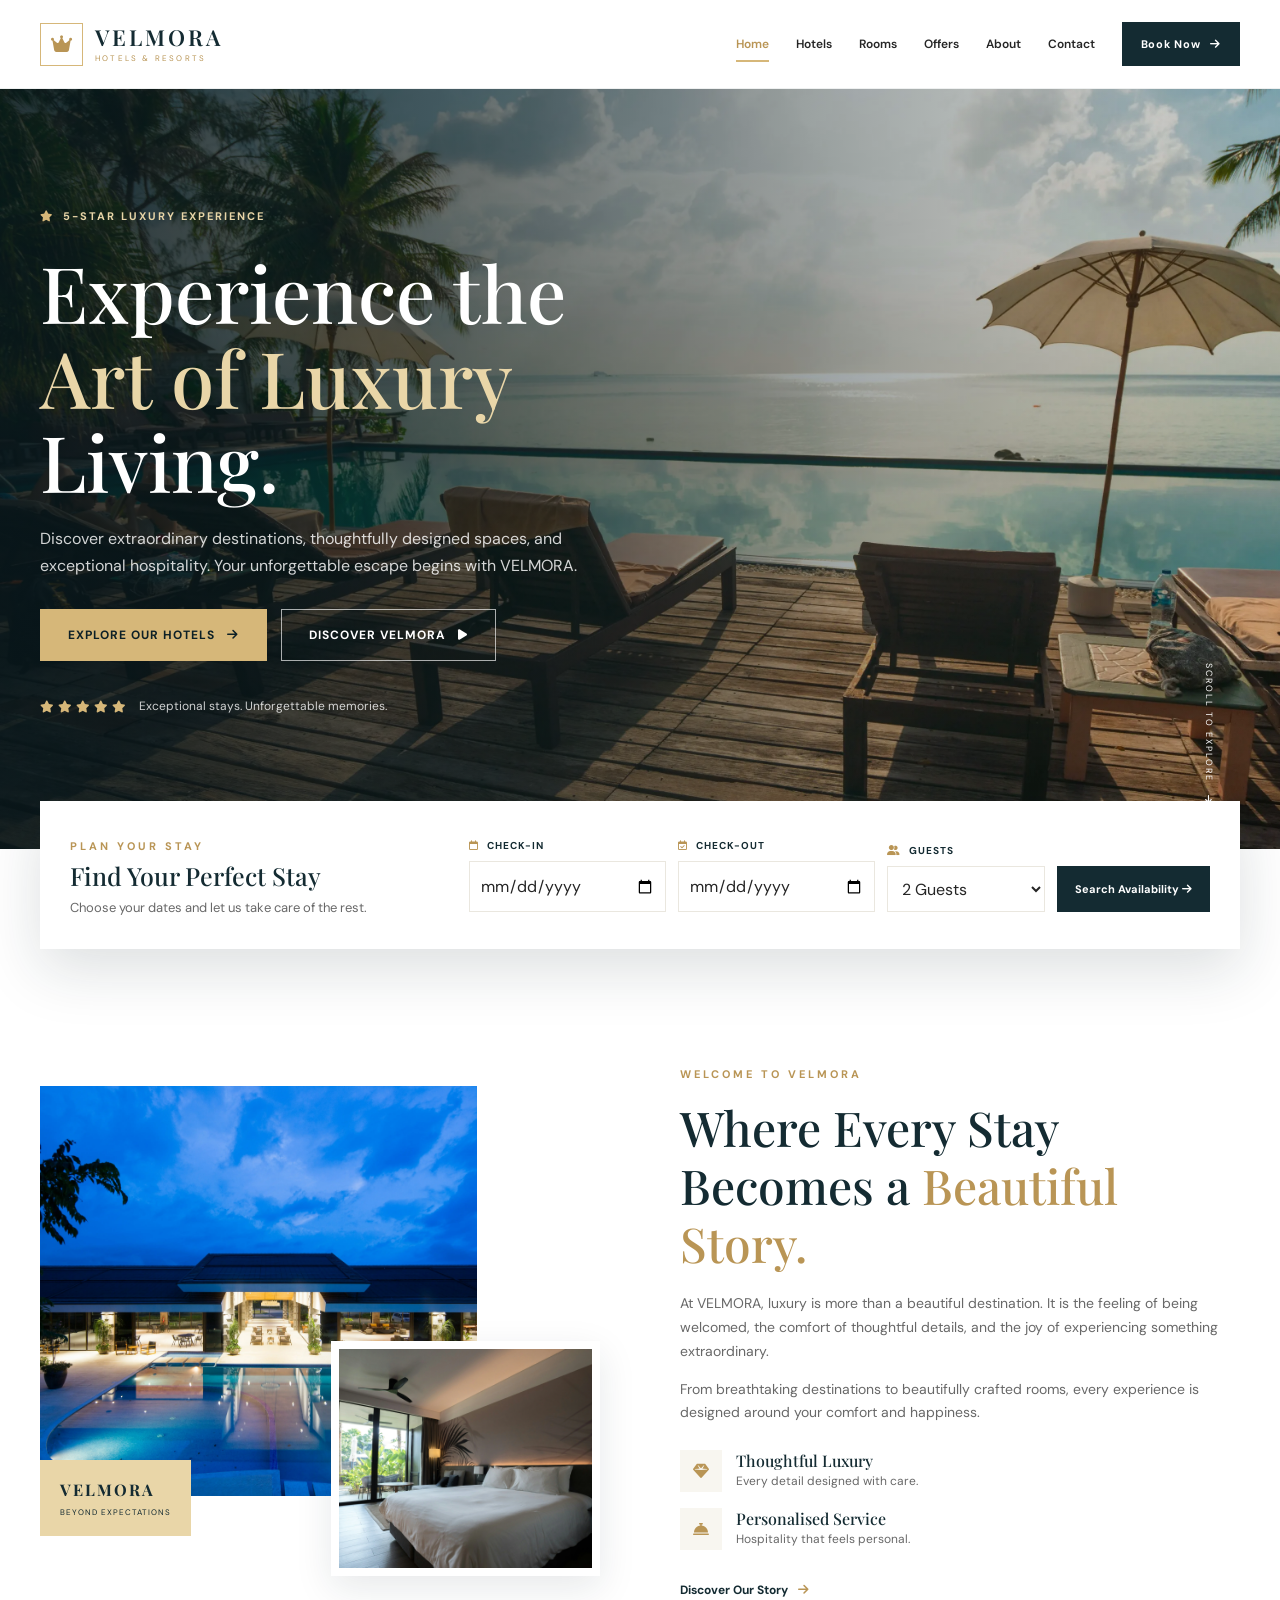
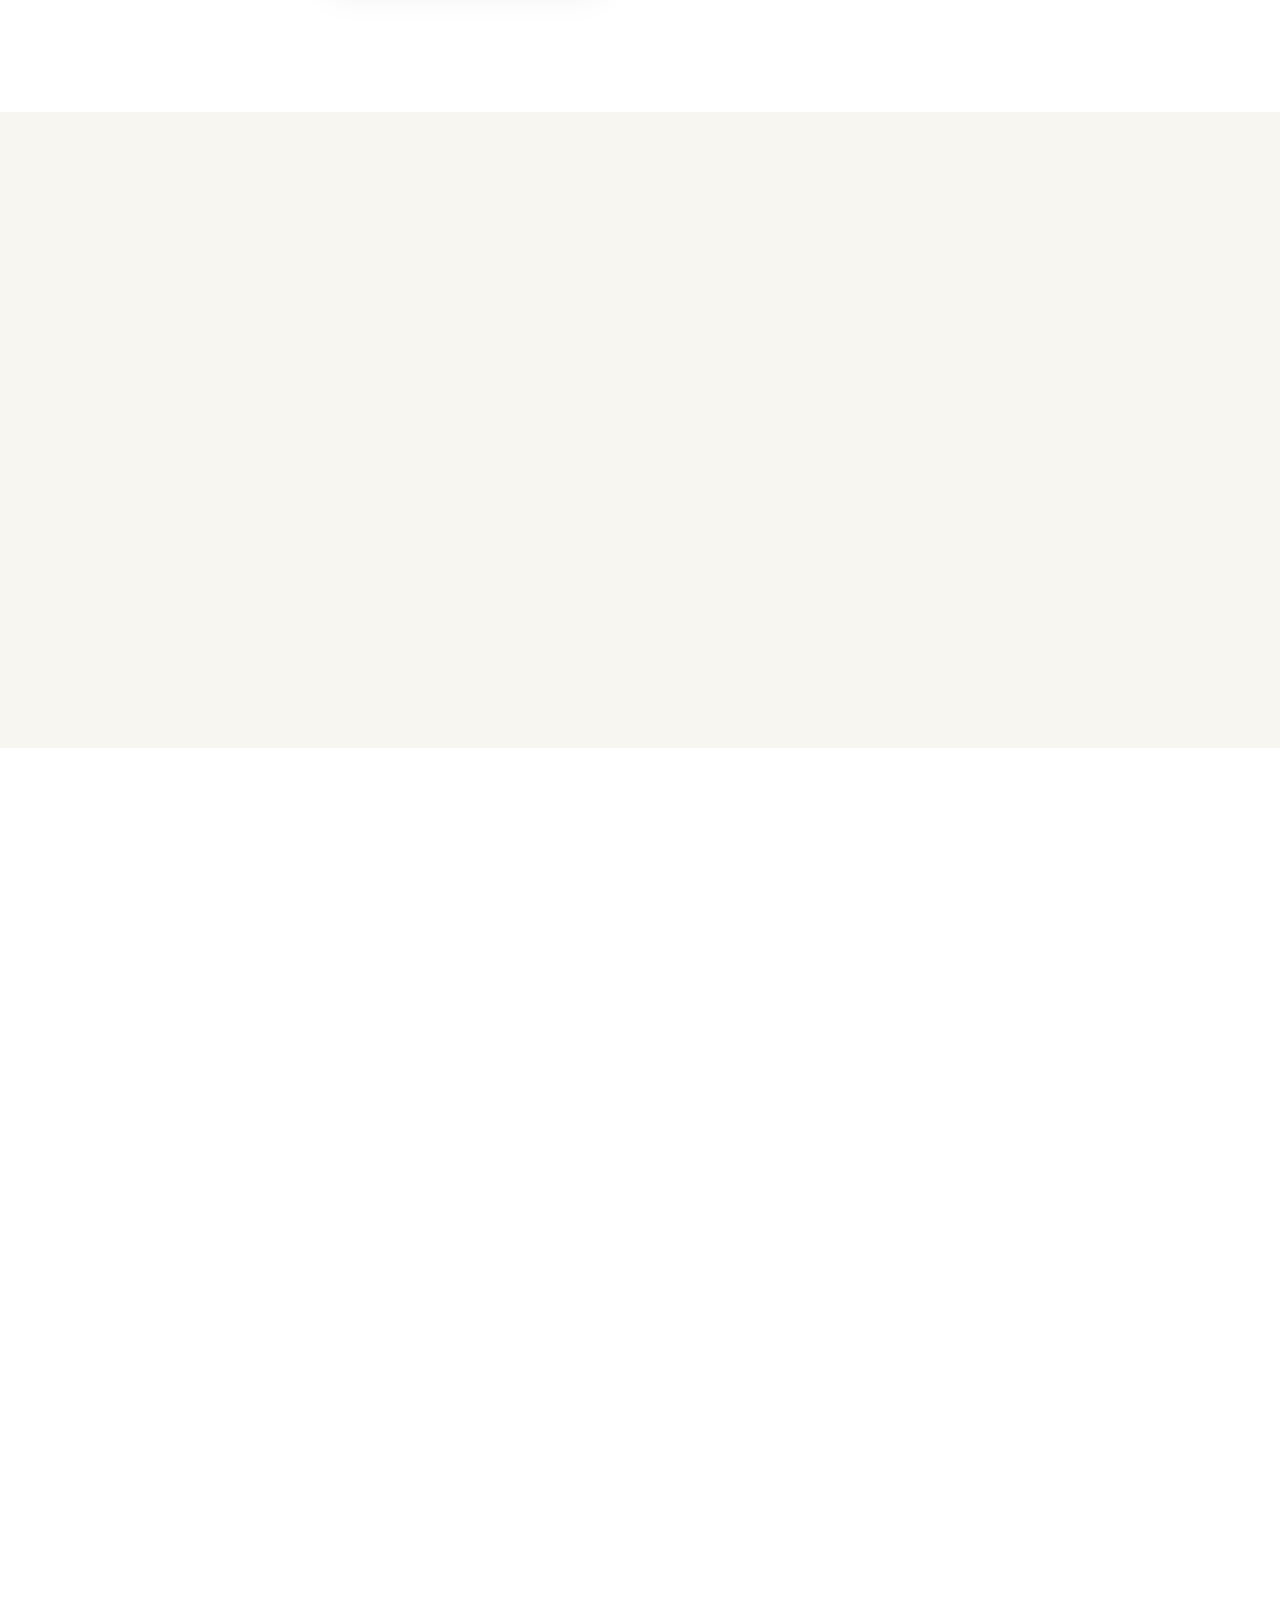
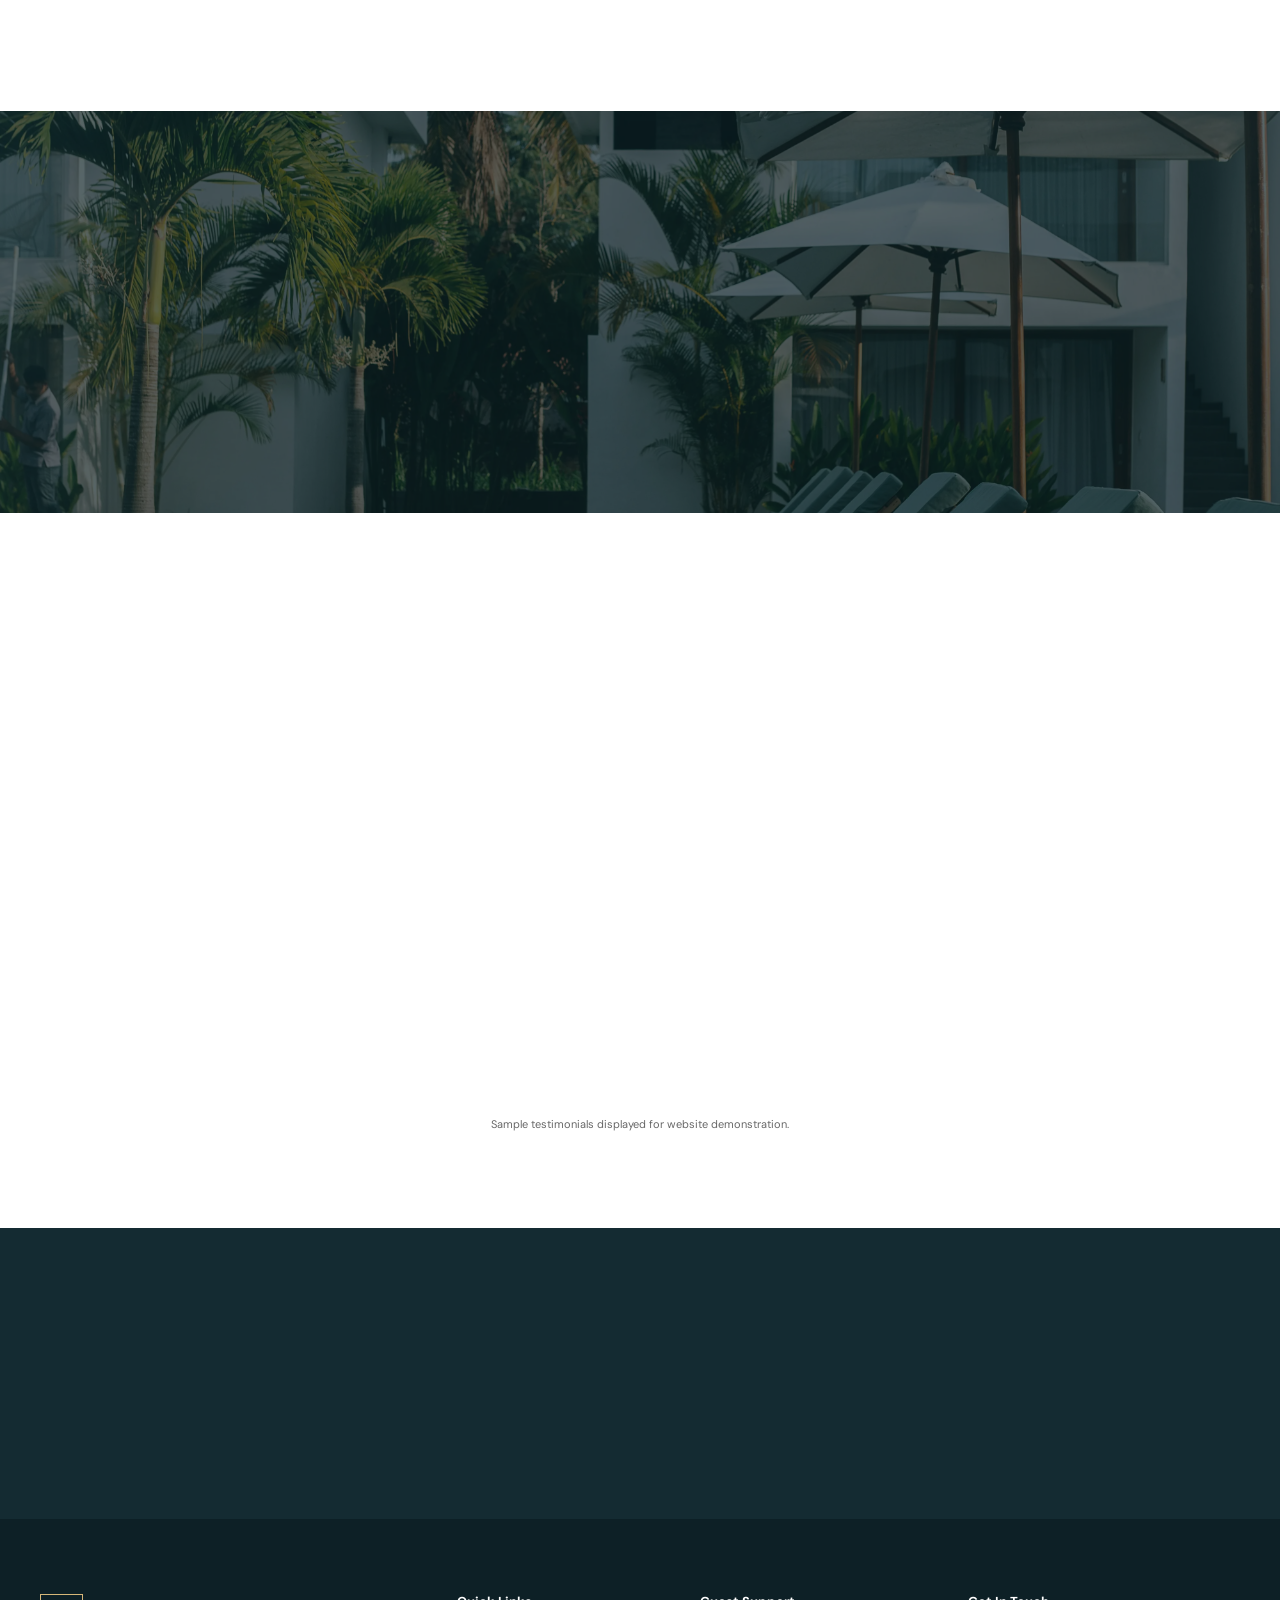
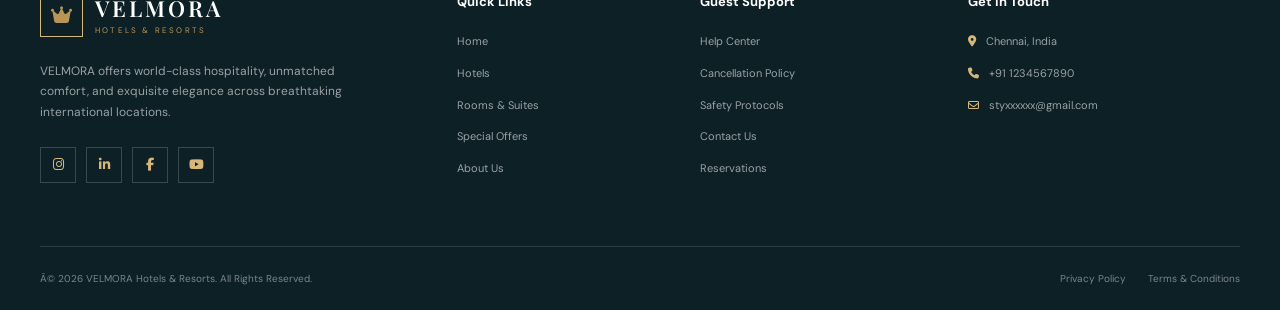
<file: index.html>
﻿
<!DOCTYPE html>
<html lang="en">
<head>
    <meta charset="UTF-8">
    <meta name="viewport" content="width=device-width, initial-scale=1.0">

    <meta name="description" content="Discover exceptional luxury stays, elegant rooms, and unforgettable hospitality with VELMORA Hotels & Resorts.">

    <meta name="theme-color" content="#142B32">

    <title>VELMORA | Luxury Hotels & Resorts</title>

    <!-- Google Fonts -->
    <link rel="preconnect" href="https://fonts.googleapis.com">
    <link rel="preconnect" href="https://fonts.gstatic.com" crossorigin>

    <link href="https://fonts.googleapis.com/css2?family=DM+Sans:wght@400;500;600;700;800&family=Playfair+Display:wght@400;500;600;700&display=swap" rel="stylesheet">

    <!-- Font Awesome -->
    <link rel="stylesheet" href="https://cdnjs.cloudflare.com/ajax/libs/font-awesome/6.5.2/css/all.min.css">

    <!-- AOS Animation -->
    <link rel="stylesheet" href="https://unpkg.com/aos@2.3.1/dist/aos.css">

    <!-- Swiper CSS -->
    <link rel="stylesheet" href="https://cdn.jsdelivr.net/npm/swiper@11/swiper-bundle.min.css">

    <!-- Main CSS -->
    <link rel="stylesheet" href="css/style.css">

    <!-- Main JavaScript -->
    <script src="js/script.js" defer></script>
</head>

<body>

    <!-- ================= PRELOADER ================= -->

    <div class="preloader" id="preloader">
        <div class="preloader-content">

            <div class="preloader-orbit">
                <div class="preloader-ring"></div>
                <div class="preloader-ring-inner"></div>

                <div class="preloader-center">
                    <i class="fa-solid fa-crown"></i>
                </div>
            </div>

            <div class="preloader-brand">
                <h2>VELMORA</h2>
                <span>HOTELS & RESORTS</span>
            </div>

            <div class="preloader-loading-text" id="preloader-text">
                Preparing Your Experience
            </div>

            <div class="preloader-percentage" id="preloader-percent">
                0%
            </div>

            <div class="preloader-progress">
                <div class="preloader-progress-bar" id="preloader-progress"></div>
            </div>

            <p class="preloader-caption">
                THE ART OF EXCEPTIONAL HOSPITALITY
            </p>

        </div>
    </div>


    <!-- ================= HEADER ================= -->

    <header class="site-header" id="site-header">

        <div class="container header-container">

            <a href="index.html" class="brand-logo">
                <span class="brand-icon">
                    <i class="fa-solid fa-crown"></i>
                </span>

                <span class="brand-text">
                    <strong>VELMORA</strong>
                    <small>HOTELS & RESORTS</small>
                </span>
            </a>

            <button class="mobile-menu-toggle"
                    id="mobile-menu-toggle"
                    aria-label="Toggle navigation"
                    aria-expanded="false">

                <i class="fa-solid fa-bars"></i>
            </button>

            <nav class="nav-menu" id="nav-menu">

                <a href="index.html" class="nav-link active">Home</a>

                <a href="hotels.html" class="nav-link">Hotels</a>

                <a href="rooms.html" class="nav-link">Rooms</a>

                <a href="offers.html" class="nav-link">Offers</a>

                <a href="about.html" class="nav-link">About</a>

                <a href="contact.html" class="nav-link">Contact</a>

                <a href="booking.html" class="nav-book-btn">
                    Book Now
                    <i class="fa-solid fa-arrow-right"></i>
                </a>

            </nav>

        </div>

    </header>


    <!-- ================= HERO SECTION ================= -->

    <main>

        <section class="home-hero">

            <div class="home-hero-background">

                <img
                    src="img/sasha-kaunas-xEaAoizNFV8-unsplash.webp"
                    alt="Luxury tropical resort swimming pool"
                    class="home-hero-image"
                >

                <div class="home-hero-overlay"></div>

            </div>

            <div class="container home-hero-container">

                <div class="home-hero-content" data-aos="fade-up">

                    <span class="hero-eyebrow">
                        <i class="fa-solid fa-star"></i>
                        5-STAR LUXURY EXPERIENCE
                    </span>

                    <h1>
                        Experience the
                        <span>Art of Luxury</span>
                        Living.
                    </h1>

                    <p>
                        Discover extraordinary destinations, thoughtfully
                        designed spaces, and exceptional hospitality.
                        Your unforgettable escape begins with VELMORA.
                    </p>

                    <div class="hero-actions">

                        <a href="hotels.html" class="btn btn-primary">
                            Explore Our Hotels
                            <i class="fa-solid fa-arrow-right"></i>
                        </a>

                        <a href="#about-preview" class="btn btn-outline">
                            Discover VELMORA
                            <i class="fa-solid fa-play"></i>
                        </a>

                    </div>

                    <div class="hero-trust-line">

                        <div class="hero-trust-stars">
                            <i class="fa-solid fa-star"></i>
                            <i class="fa-solid fa-star"></i>
                            <i class="fa-solid fa-star"></i>
                            <i class="fa-solid fa-star"></i>
                            <i class="fa-solid fa-star"></i>
                        </div>

                        <span>Exceptional stays. Unforgettable memories.</span>

                    </div>

                </div>

                <div class="hero-scroll-indicator">
                    <span>SCROLL TO EXPLORE</span>
                    <i class="fa-solid fa-arrow-down"></i>
                </div>

            </div>

        </section>


        <!-- ================= BOOKING SEARCH ================= -->

        <section class="home-booking-section">

            <div class="container">

                <div class="home-booking-card" data-aos="fade-up">

                    <div class="booking-heading">

                        <span class="section-eyebrow">
                            PLAN YOUR STAY
                        </span>

                        <h2>Find Your Perfect Stay</h2>

                        <p>
                            Choose your dates and let us take care of the rest.
                        </p>

                    </div>

                    <form id="home-booking-form" class="home-booking-form">

                        <div class="booking-field">

                            <label for="home-checkin">
                                <i class="fa-regular fa-calendar"></i>
                                CHECK-IN
                            </label>

                            <input
                                type="date"
                                id="home-checkin"
                                name="checkin"
                                required
                            >

                        </div>

                        <div class="booking-field">

                            <label for="home-checkout">
                                <i class="fa-regular fa-calendar-check"></i>
                                CHECK-OUT
                            </label>

                            <input
                                type="date"
                                id="home-checkout"
                                name="checkout"
                                required
                            >

                        </div>

                        <div class="booking-field">

                            <label for="home-guests">
                                <i class="fa-solid fa-user-group"></i>
                                GUESTS
                            </label>

                            <select id="home-guests" name="guests" required>
                                <option value="1">1 Guest</option>
                                <option value="2" selected>2 Guests</option>
                                <option value="3">3 Guests</option>
                                <option value="4">4 Guests</option>
                                <option value="5">5 Guests</option>
                                <option value="6">6 Guests</option>
                            </select>

                        </div>

                        <button type="submit" class="booking-search-btn">
                            Search Availability
                            <i class="fa-solid fa-arrow-right"></i>
                        </button>

                    </form>

                </div>

            </div>

        </section>


        <!-- ================= INTRODUCTION ================= -->

        <section class="home-intro-section" id="about-preview">

            <div class="container">

                <div class="home-intro-grid">

                    <div class="home-intro-images" data-aos="fade-right">

                        <div class="intro-image-main">
                            <img
                                src="img/fernando-alvarez-rodriguez-M7GddPqJowg-unsplash.webp"
                                alt="Elegant luxury hotel exterior"
                                loading="lazy"
                            >
                        </div>

                        <div class="intro-image-secondary">
                            <img
                                src="img/antonio-araujo-uZoA9WaygLQ-unsplash.webp"
                                alt="Luxury hotel room interior"
                                loading="lazy"
                            >
                        </div>

                        <div class="intro-experience-badge">
                            <strong>VELMORA</strong>
                            <span>BEYOND EXPECTATIONS</span>
                        </div>

                    </div>

                    <div class="home-intro-content" data-aos="fade-left">

                        <span class="section-eyebrow">
                            WELCOME TO VELMORA
                        </span>

                        <h2>
                            Where Every Stay
                            Becomes a
                            <span>Beautiful Story.</span>
                        </h2>

                        <p>
                            At VELMORA, luxury is more than a beautiful
                            destination. It is the feeling of being welcomed,
                            the comfort of thoughtful details, and the joy
                            of experiencing something extraordinary.
                        </p>

                        <p>
                            From breathtaking destinations to beautifully
                            crafted rooms, every experience is designed
                            around your comfort and happiness.
                        </p>

                        <div class="intro-highlights">

                            <div class="intro-highlight">
                                <i class="fa-solid fa-gem"></i>
                                <div>
                                    <h4>Thoughtful Luxury</h4>
                                    <p>Every detail designed with care.</p>
                                </div>
                            </div>

                            <div class="intro-highlight">
                                <i class="fa-solid fa-concierge-bell"></i>
                                <div>
                                    <h4>Personalised Service</h4>
                                    <p>Hospitality that feels personal.</p>
                                </div>
                            </div>

                        </div>

                        <a href="about.html" class="text-link">
                            Discover Our Story
                            <i class="fa-solid fa-arrow-right"></i>
                        </a>

                    </div>

                </div>

            </div>

        </section>


        <!-- ================= SIGNATURE EXPERIENCES ================= -->

        <section class="signature-section">

            <div class="container">

                <div class="section-heading" data-aos="fade-up">

                    <span class="section-eyebrow">
                        THE VELMORA EXPERIENCE
                    </span>

                    <h2>
                        Moments Made
                        <span>Extraordinary</span>
                    </h2>

                    <p>
                        Experience the perfect balance of comfort,
                        elegance, relaxation, and exceptional service.
                    </p>

                </div>

                <div class="signature-grid">

                    <article class="signature-card" data-aos="fade-up">

                        <div class="signature-icon">
                            <i class="fa-solid fa-bell-concierge"></i>
                        </div>

                        <h3>World-Class Service</h3>

                        <p>
                            Enjoy attentive and personalised hospitality
                            throughout every moment of your stay.
                        </p>

                    </article>

                    <article class="signature-card" data-aos="fade-up" data-aos-delay="100">

                        <div class="signature-icon">
                            <i class="fa-solid fa-spa"></i>
                        </div>

                        <h3>Relaxing Spa</h3>

                        <p>
                            Reconnect with yourself through peaceful
                            wellness and rejuvenating experiences.
                        </p>

                    </article>

                    <article class="signature-card" data-aos="fade-up" data-aos-delay="200">

                        <div class="signature-icon">
                            <i class="fa-solid fa-water"></i>
                        </div>

                        <h3>Swimming Pool</h3>

                        <p>
                            Unwind beside beautiful pools and enjoy
                            refreshing moments in elegant surroundings.
                        </p>

                    </article>

                    <article class="signature-card" data-aos="fade-up" data-aos-delay="300">

                        <div class="signature-icon">
                            <i class="fa-solid fa-utensils"></i>
                        </div>

                        <h3>Fine Dining</h3>

                        <p>
                            Discover memorable flavours through carefully
                            curated dining experiences.
                        </p>

                    </article>

                </div>

            </div>

        </section>


        <!-- ================= FEATURED ROOMS ================= -->

        <section class="featured-rooms-section">

            <div class="container">

                <div class="section-heading" data-aos="fade-up">

                    <span class="section-eyebrow">
                        YOUR PRIVATE SANCTUARY
                    </span>

                    <h2>
                        Rooms & <span>Suites</span>
                    </h2>

                    <p>
                        Beautifully appointed spaces designed for
                        relaxation, comfort, and unforgettable stays.
                    </p>

                </div>

                <div class="featured-rooms-grid">

                    <article class="featured-room-card" data-aos="fade-up">

                        <div class="featured-room-image">

                            <img
                                src="img/visualsofdana-T5pL6ciEn-I-unsplash.webp"
                                alt="VELMORA Deluxe Room"
                                loading="lazy"
                            >

                            <span class="room-type-label">DELUXE</span>

                        </div>

                        <div class="featured-room-content">

                            <div class="room-title-row">
                                <h3>Deluxe Room</h3>
                                <span class="room-price">â‚¹3,500 <small>/ Night</small></span>
                            </div>

                            <p>
                                An elegant retreat with a comfortable
                                king bed and thoughtfully selected details.
                            </p>

                            <div class="room-meta">
                                <span><i class="fa-solid fa-user"></i> 2 Guests</span>
                                <span><i class="fa-solid fa-expand"></i> 35 mÂ²</span>
                            </div>

                            <a href="booking.html?room=Deluxe%20Room&price=3500"
                               class="room-details-link">
                                Book This Room
                                <i class="fa-solid fa-arrow-right"></i>
                            </a>

                        </div>

                    </article>


                    <article class="featured-room-card" data-aos="fade-up" data-aos-delay="100">

                        <div class="featured-room-image">

                            <img
                                src="img/reisetopia-nRS3ClHbNGQ-unsplash.webp"
                                alt="VELMORA Executive Suite"
                                loading="lazy"
                            >

                            <span class="room-type-label">SUITE</span>

                        </div>

                        <div class="featured-room-content">

                            <div class="room-title-row">
                                <h3>Executive Suite</h3>
                                <span class="room-price">â‚¹4,300 <small>/ Night</small></span>
                            </div>

                            <p>
                                Spacious living, refined interiors, and
                                a relaxing atmosphere for a premium stay.
                            </p>

                            <div class="room-meta">
                                <span><i class="fa-solid fa-user"></i> 3 Guests</span>
                                <span><i class="fa-solid fa-expand"></i> 55 mÂ²</span>
                            </div>

                            <a href="booking.html?room=Executive%20Suite&price=4300"
                               class="room-details-link">
                                Book This Room
                                <i class="fa-solid fa-arrow-right"></i>
                            </a>

                        </div>

                    </article>


                    <article class="featured-room-card" data-aos="fade-up" data-aos-delay="200">

                        <div class="featured-room-image">

                            <img
                                src="img/sara-dubler-Koei_7yYtIo-unsplash.webp"
                                alt="VELMORA Family Room"
                                loading="lazy"
                            >

                            <span class="room-type-label">FAMILY</span>

                        </div>

                        <div class="featured-room-content">

                            <div class="room-title-row">
                                <h3>Family Room</h3>
                                <span class="room-price">â‚¹5,500 <small>/ Night</small></span>
                            </div>

                            <p>
                                Generous space and thoughtful comforts
                                for a relaxing family getaway.
                            </p>

                            <div class="room-meta">
                                <span><i class="fa-solid fa-user-group"></i> 4 Guests</span>
                                <span><i class="fa-solid fa-expand"></i> 65 mÂ²</span>
                            </div>

                            <a href="booking.html?room=Family%20Room&price=5500"
                               class="room-details-link">
                                Book This Room
                                <i class="fa-solid fa-arrow-right"></i>
                            </a>

                        </div>

                    </article>


                    <article class="featured-room-card" data-aos="fade-up" data-aos-delay="300">

                        <div class="featured-room-image">

                            <img
                                src="img/antonio-araujo-ZyyobP6qcvY-unsplash.webp"
                                alt="VELMORA Premium Room"
                                loading="lazy"
                            >

                            <span class="room-type-label">PREMIUM</span>

                        </div>

                        <div class="featured-room-content">

                            <div class="room-title-row">
                                <h3>Premium Room</h3>
                                <span class="room-price">â‚¹2,500 <small>/ Night</small></span>
                            </div>

                            <p>
                                A peaceful private space featuring
                                elegant furnishings and modern comforts.
                            </p>

                            <div class="room-meta">
                                <span><i class="fa-solid fa-user"></i> 1 Guest</span>
                                <span><i class="fa-solid fa-expand"></i> 35 mÂ²</span>
                            </div>

                            <a href="booking.html?room=Premium%20Room&price=2500"
                               class="room-details-link">
                                Book This Room
                                <i class="fa-solid fa-arrow-right"></i>
                            </a>

                        </div>

                    </article>

                </div>

                <div class="section-bottom-action" data-aos="fade-up">

                    <a href="rooms.html" class="btn btn-dark">
                        View All Rooms
                        <i class="fa-solid fa-arrow-right"></i>
                    </a>

                </div>

            </div>

        </section>


        <!-- ================= LUXURY EXPERIENCE BANNER ================= -->

        <section class="luxury-banner-section">

            <div class="luxury-banner-image">

                <img
                    src="img/spenser-sembrat-ezKnKvpXkYE-unsplash.webp"
                    alt="Luxury resort with beautiful architecture"
                    loading="lazy"
                >

                <div class="luxury-banner-overlay"></div>

            </div>

            <div class="container luxury-banner-container">

                <div class="luxury-banner-content" data-aos="fade-up">

                    <span class="section-eyebrow">
                        ESCAPE THE ORDINARY
                    </span>

                    <h2>
                        Your Next Extraordinary
                        <span>Journey Awaits.</span>
                    </h2>

                    <p>
                        Find your perfect destination and experience
                        hospitality that stays with you long after
                        your journey ends.
                    </p>

                    <a href="hotels.html" class="btn btn-primary">
                        Explore Destinations
                        <i class="fa-solid fa-arrow-right"></i>
                    </a>

                </div>

            </div>

        </section>


        <!-- ================= TESTIMONIALS ================= -->

        <section class="testimonials-section">

            <div class="container">

                <div class="section-heading" data-aos="fade-up">

                    <span class="section-eyebrow">
                        GUEST STORIES
                    </span>

                    <h2>
                        Experiences Worth
                        <span>Remembering</span>
                    </h2>

                    <p>
                        The most meaningful part of hospitality is
                        the memories our guests take home.
                    </p>

                </div>

                <div class="testimonial-grid">

                    <article class="testimonial-card" data-aos="fade-up">

                        <div class="testimonial-stars">
                            <i class="fa-solid fa-star"></i>
                            <i class="fa-solid fa-star"></i>
                            <i class="fa-solid fa-star"></i>
                            <i class="fa-solid fa-star"></i>
                            <i class="fa-solid fa-star"></i>
                        </div>

                        <p>
                            "A beautiful experience from the moment
                            we arrived. The room, atmosphere, and
                            hospitality made our stay truly special."
                        </p>

                        <div class="testimonial-author">
                            <div class="testimonial-avatar">A</div>
                            <div>
                                <h4>Alex Morgan</h4>
                                <span>Guest Experience</span>
                            </div>
                        </div>

                    </article>


                    <article class="testimonial-card" data-aos="fade-up" data-aos-delay="100">

                        <div class="testimonial-stars">
                            <i class="fa-solid fa-star"></i>
                            <i class="fa-solid fa-star"></i>
                            <i class="fa-solid fa-star"></i>
                            <i class="fa-solid fa-star"></i>
                            <i class="fa-solid fa-star"></i>
                        </div>

                        <p>
                            "Every detail felt carefully considered.
                            It was peaceful, elegant, and exactly
                            the kind of escape we needed."
                        </p>

                        <div class="testimonial-author">
                            <div class="testimonial-avatar">S</div>
                            <div>
                                <h4>Sophia Williams</h4>
                                <span>Guest Experience</span>
                            </div>
                        </div>

                    </article>


                    <article class="testimonial-card" data-aos="fade-up" data-aos-delay="200">

                        <div class="testimonial-stars">
                            <i class="fa-solid fa-star"></i>
                            <i class="fa-solid fa-star"></i>
                            <i class="fa-solid fa-star"></i>
                            <i class="fa-solid fa-star"></i>
                            <i class="fa-solid fa-star"></i>
                        </div>

                        <p>
                            "Wonderful interiors, welcoming service,
                            and a memorable stay. We look forward
                            to experiencing VELMORA again."
                        </p>

                        <div class="testimonial-author">
                            <div class="testimonial-avatar">D</div>
                            <div>
                                <h4>Daniel Carter</h4>
                                <span>Guest Experience</span>
                            </div>
                        </div>

                    </article>

                </div>

                <p class="testimonial-disclaimer">
                    Sample testimonials displayed for website demonstration.
                </p>

            </div>

        </section>


        <!-- ================= NEWSLETTER ================= -->

        <section class="newsletter-section">

            <div class="container">

                <div class="newsletter-card" data-aos="fade-up">

                    <div class="newsletter-content">

                        <span class="section-eyebrow">
                            STAY CONNECTED
                        </span>

                        <h2>Join Our Exclusive Circle</h2>

                        <p>
                            Subscribe to receive updates about special
                            offers, inspiring destinations, and
                            memorable experiences.
                        </p>

                    </div>

                    <form class="newsletter-form" id="newsletter-form">

                        <div class="newsletter-input-wrapper">

                            <i class="fa-regular fa-envelope"></i>

                            <input
                                type="email"
                                id="newsletter-email"
                                placeholder="Enter your email address"
                                required
                            >

                        </div>

                        <button type="submit">
                            Subscribe
                            <i class="fa-solid fa-arrow-right"></i>
                        </button>

                        <small id="newsletter-message">
                            By subscribing, you agree to receive
                            VELMORA updates.
                        </small>

                    </form>

                </div>

            </div>

        </section>

    </main>


    <!-- ================= FOOTER ================= -->

    <footer class="site-footer">

        <div class="container">

            <div class="footer-main">

                <div class="footer-brand-column">

                    <a href="index.html" class="brand-logo footer-logo">

                        <span class="brand-icon">
                            <i class="fa-solid fa-crown"></i>
                        </span>

                        <span class="brand-text">
                            <strong>VELMORA</strong>
                            <small>HOTELS & RESORTS</small>
                        </span>

                    </a>

                    <p>
                        VELMORA offers world-class hospitality,
                        unmatched comfort, and exquisite elegance
                        across breathtaking international locations.
                    </p>

                    <div class="footer-socials">

                        <a href="https://www.instagram.com/" target="_blank" rel="noopener noreferrer" aria-label="Instagram">
                            <i class="fa-brands fa-instagram"></i>
                        </a>

                        <a href="https://www.linkedin.com/" target="_blank" rel="noopener noreferrer" aria-label="LinkedIn">
                            <i class="fa-brands fa-linkedin-in"></i>
                        </a>

                        <a href="https://www.facebook.com/" target="_blank" rel="noopener noreferrer" aria-label="Facebook">
                            <i class="fa-brands fa-facebook-f"></i>
                        </a>

                        <a href="https://www.youtube.com/" target="_blank" rel="noopener noreferrer" aria-label="YouTube">
                            <i class="fa-brands fa-youtube"></i>
                        </a>

                    </div>

                </div>


                <div class="footer-links-column">

                    <h3>Quick Links</h3>

                    <a href="index.html">Home</a>
                    <a href="hotels.html">Hotels</a>
                    <a href="rooms.html">Rooms & Suites</a>
                    <a href="offers.html">Special Offers</a>
                    <a href="about.html">About Us</a>

                </div>


                <div class="footer-links-column">

                    <h3>Guest Support</h3>

                    <a href="contact.html">Help Center</a>
                    <a href="contact.html">Cancellation Policy</a>
                    <a href="contact.html">Safety Protocols</a>
                    <a href="contact.html">Contact Us</a>
                    <a href="booking.html">Reservations</a>

                </div>


                <div class="footer-contact-column">

                    <h3>Get In Touch</h3>

                    <p>
                        <i class="fa-solid fa-location-dot"></i>
                        Chennai, India
                    </p>

                    <a href="tel:+911234567890">
                        <i class="fa-solid fa-phone"></i>
                        +91 1234567890
                    </a>

                    <a href="mailto:styxxxxxx@gmail.com">
                        <i class="fa-regular fa-envelope"></i>
                        styxxxxxx@gmail.com
                    </a>

                </div>

            </div>

            <div class="footer-bottom">

                <p>
                    Â© 2026 VELMORA Hotels & Resorts.
                    All Rights Reserved.
                </p>

                <div class="footer-bottom-links">
                    <a href="contact.html">Privacy Policy</a>
                    <a href="contact.html">Terms & Conditions</a>
                </div>

            </div>

        </div>

    </footer>


    <!-- ================= TOAST ================= -->

    <div class="toast-container" id="toast-container">
        <div class="toast-message" id="toast-message">
            <i class="fa-solid fa-circle-check"></i>
            <span id="toast-text">Success</span>
        </div>
    </div>


    <!-- ================= BACK TO TOP ================= -->

    <button class="back-to-top"
            id="back-to-top"
            aria-label="Back to top">

        <i class="fa-solid fa-arrow-up"></i>

    </button>


    <!-- AOS -->
    <script src="https://unpkg.com/aos@2.3.1/dist/aos.js"></script>

    <!-- Swiper -->
    <script src="https://cdn.jsdelivr.net/npm/swiper@11/swiper-bundle.min.js"></script>

</body>
</html>
</file>
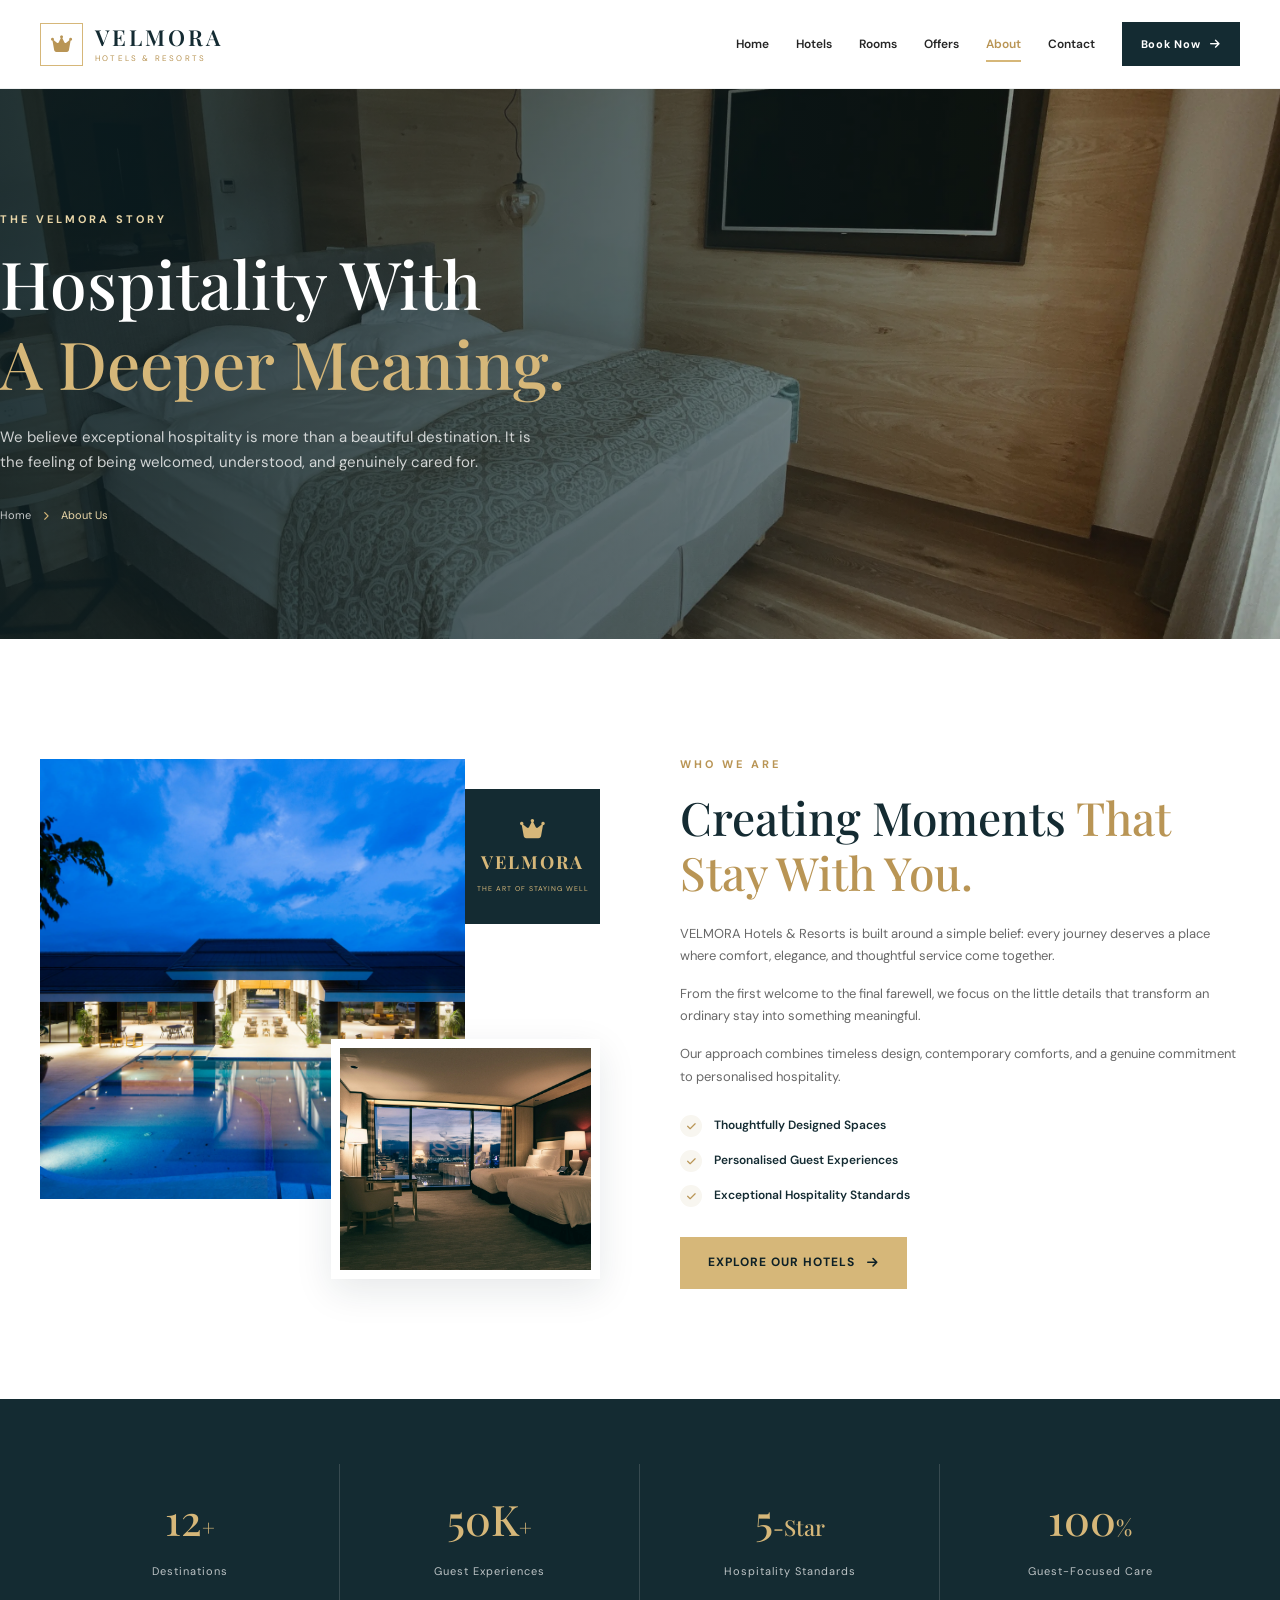
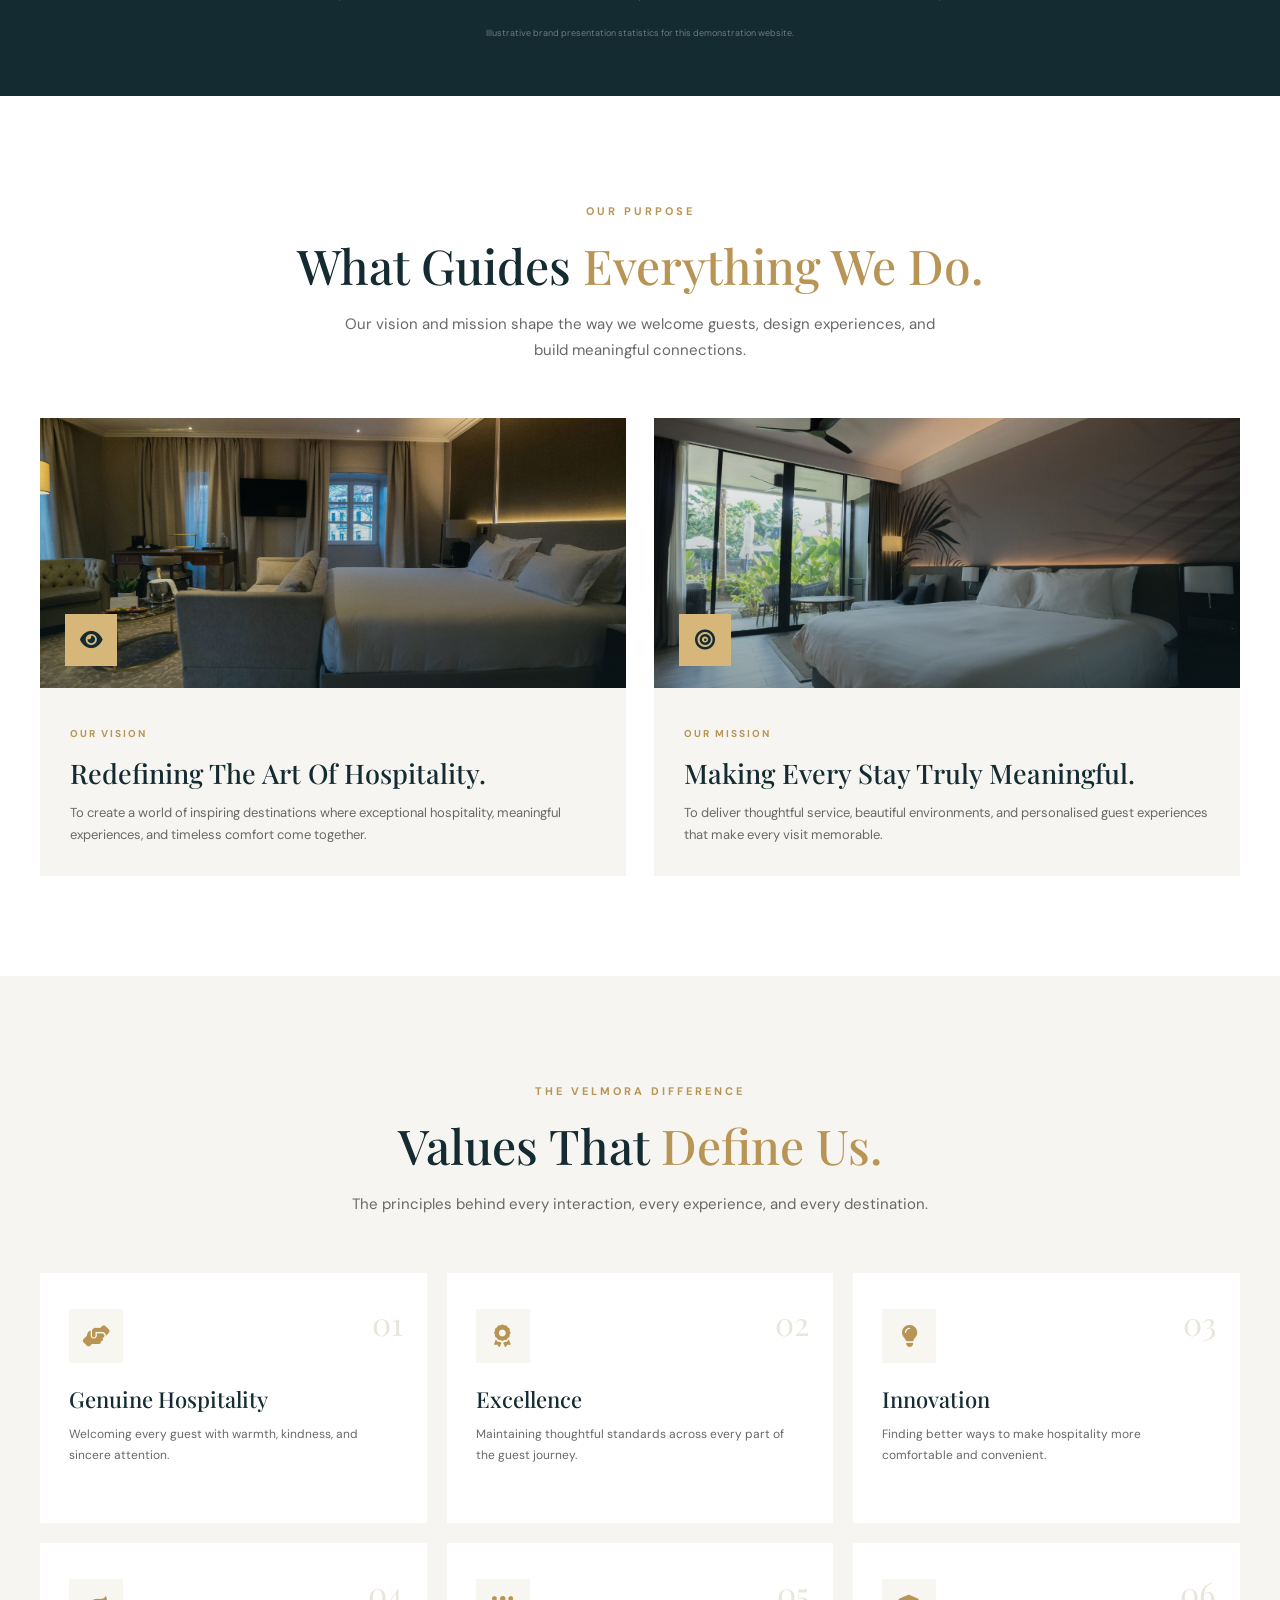
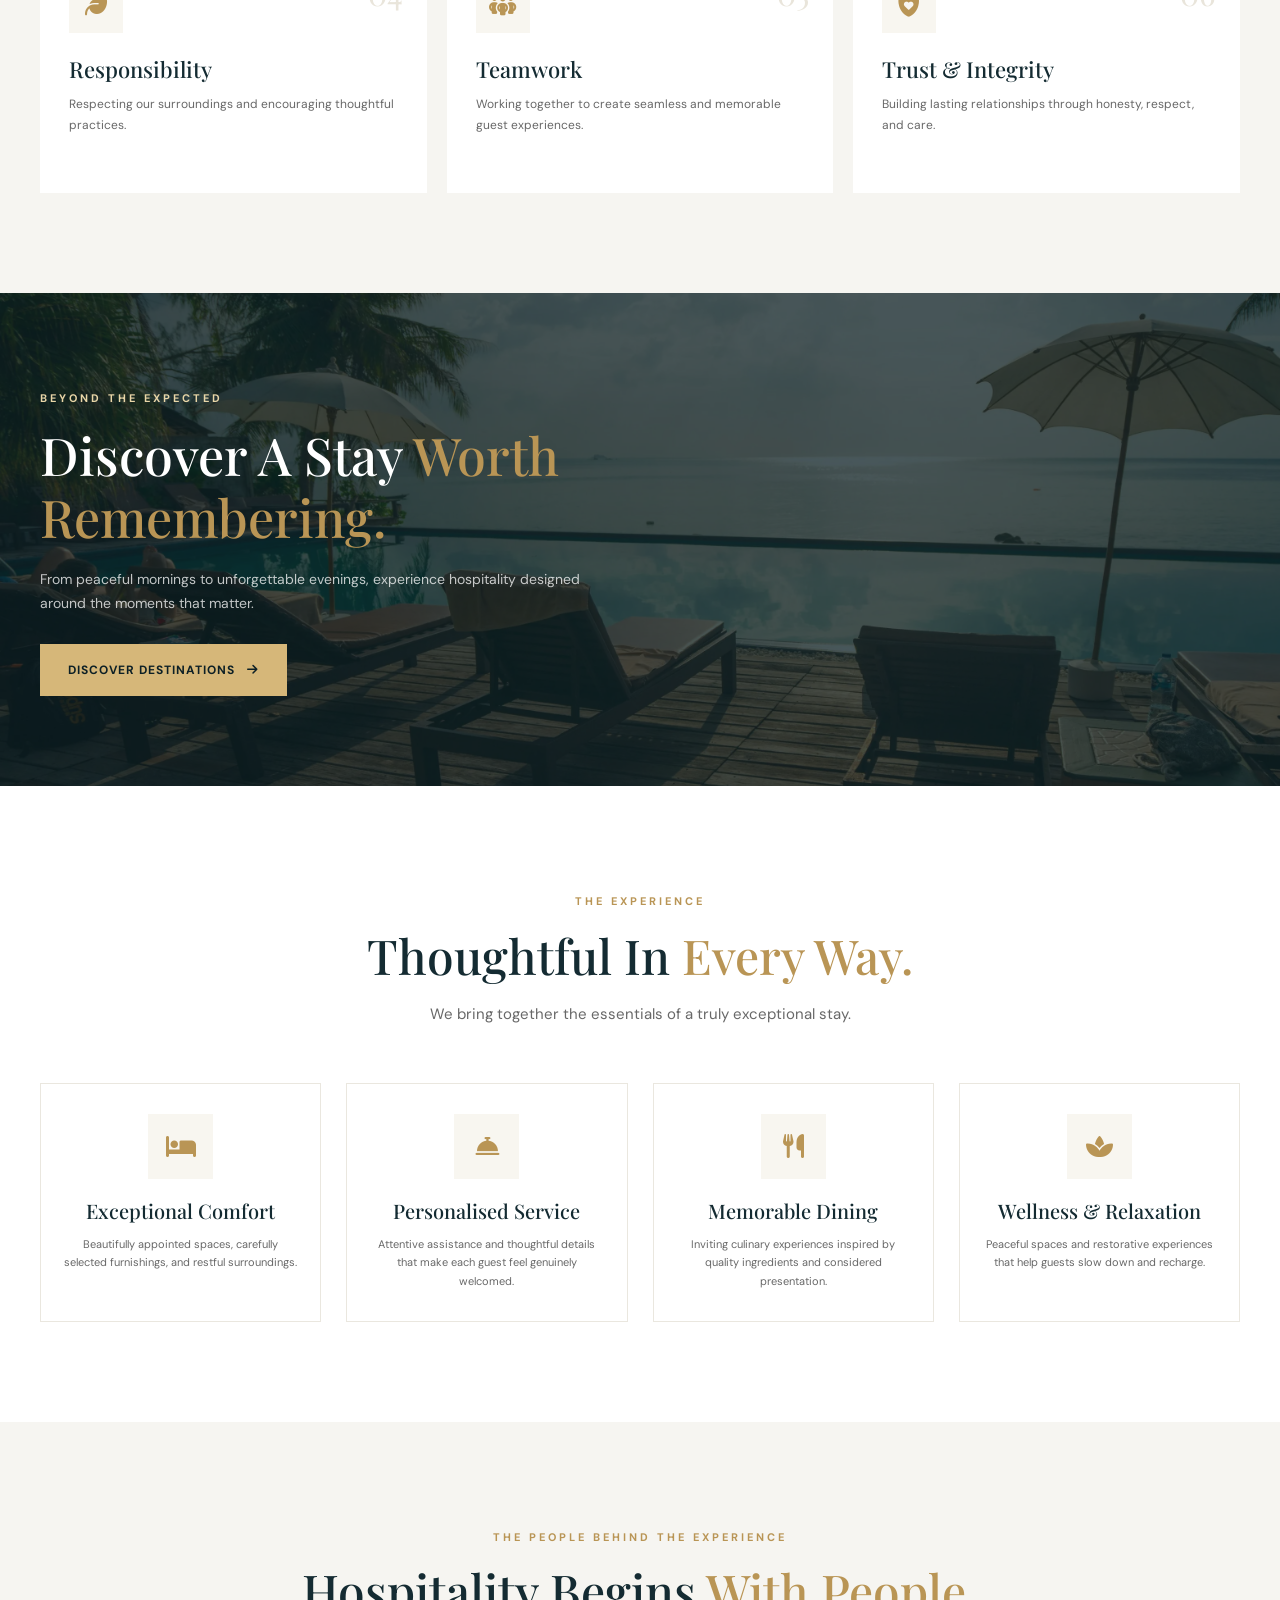
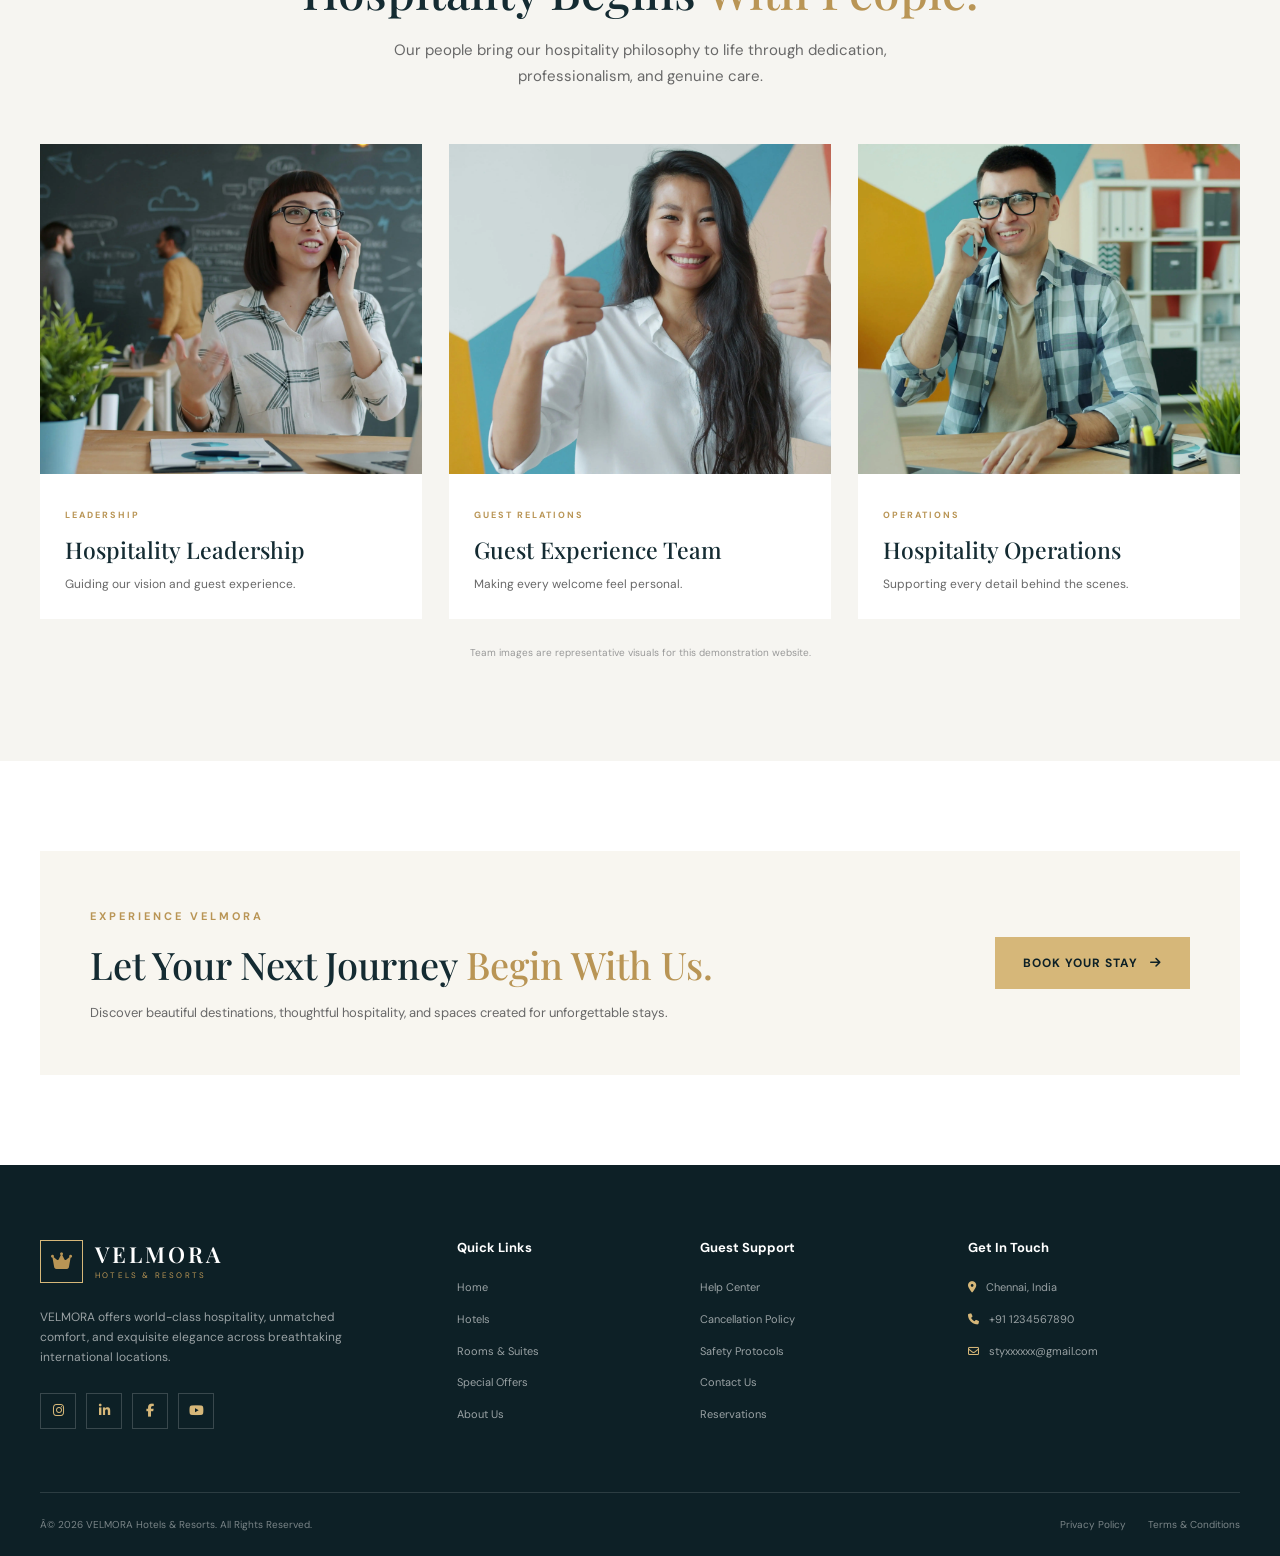
<file: about.html>
﻿
<!DOCTYPE html>
<html lang="en">
<head>
    <meta charset="UTF-8">
    <meta name="viewport" content="width=device-width, initial-scale=1.0">
    <meta name="description" content="Discover the story, vision, values, and hospitality philosophy of VELMORA Hotels & Resorts.">
    <meta name="theme-color" content="#142B32">

    <title>About Us | VELMORA Hotels & Resorts</title>

    <!-- Google Fonts -->
    <link rel="preconnect" href="https://fonts.googleapis.com">
    <link rel="preconnect" href="https://fonts.gstatic.com" crossorigin>
    <link href="https://fonts.googleapis.com/css2?family=DM+Sans:wght@400;500;600;700;800&family=Playfair+Display:wght@400;500;600;700&display=swap" rel="stylesheet">

    <!-- Font Awesome -->
    <link rel="stylesheet" href="https://cdnjs.cloudflare.com/ajax/libs/font-awesome/6.5.2/css/all.min.css">

    <!-- AOS Animation -->
    <link rel="stylesheet" href="https://unpkg.com/aos@2.3.1/dist/aos.css">

    <!-- Main CSS -->
    <link rel="stylesheet" href="css/style.css">

    <!-- Main JavaScript -->
    <script src="js/script.js" defer></script>
</head>

<body>

    <!-- ================= PRELOADER ================= -->

    <div class="preloader" id="preloader">

        <div class="preloader-content">

            <div class="preloader-orbit">

                <div class="preloader-ring"></div>
                <div class="preloader-ring-inner"></div>

                <div class="preloader-center">
                    <i class="fa-solid fa-crown"></i>
                </div>

            </div>

            <div class="preloader-brand">
                <h2>VELMORA</h2>
                <span>HOTELS & RESORTS</span>
            </div>

            <div class="preloader-loading-text" id="preloader-text">
                Preparing Your Experience
            </div>

            <div class="preloader-percentage" id="preloader-percent">
                0%
            </div>

            <div class="preloader-progress">
                <div class="preloader-progress-bar" id="preloader-progress"></div>
            </div>

            <p class="preloader-caption">
                THE ART OF EXCEPTIONAL HOSPITALITY
            </p>

        </div>

    </div>


    <!-- ================= HEADER ================= -->

    <header class="site-header" id="site-header">

        <div class="container header-container">

            <a href="index.html" class="brand-logo">

                <span class="brand-icon">
                    <i class="fa-solid fa-crown"></i>
                </span>

                <span class="brand-text">
                    <strong>VELMORA</strong>
                    <small>HOTELS & RESORTS</small>
                </span>

            </a>

            <button class="mobile-menu-toggle"
                    id="mobile-menu-toggle"
                    aria-label="Toggle navigation"
                    aria-expanded="false">

                <i class="fa-solid fa-bars"></i>

            </button>

            <nav class="nav-menu" id="nav-menu">

                <a href="index.html" class="nav-link">Home</a>

                <a href="hotels.html" class="nav-link">Hotels</a>

                <a href="rooms.html" class="nav-link">Rooms</a>

                <a href="offers.html" class="nav-link">Offers</a>

                <a href="about.html" class="nav-link active">About</a>

                <a href="contact.html" class="nav-link">Contact</a>

                <a href="booking.html" class="nav-book-btn">
                    Book Now
                    <i class="fa-solid fa-arrow-right"></i>
                </a>

            </nav>

        </div>

    </header>


    <!-- ================= MAIN ================= -->

    <main>

        <!-- ================= HERO ================= -->

        <section class="page-hero about-hero">

            <div class="page-hero-image">

                <img
                    src="img/reisetopia-fbG4S32ssd8-unsplash.webp"
                    alt="Elegant luxury hotel interior"
                >

                <div class="page-hero-overlay"></div>

            </div>

            <div class="container page-hero-container">

                <div class="page-hero-content" data-aos="fade-up">

                    <span class="section-eyebrow">
                        THE VELMORA STORY
                    </span>

                    <h1>
                        Hospitality With
                        <span>A Deeper Meaning.</span>
                    </h1>

                    <p>
                        We believe exceptional hospitality is
                        more than a beautiful destination.
                        It is the feeling of being welcomed,
                        understood, and genuinely cared for.
                    </p>

                    <div class="page-hero-breadcrumb">

                        <a href="index.html">Home</a>

                        <i class="fa-solid fa-chevron-right"></i>

                        <span>About Us</span>

                    </div>

                </div>

            </div>

        </section>


        <!-- ================= ABOUT INTRO ================= -->

        <section class="about-intro-section">

            <div class="container">

                <div class="about-intro-grid">

                    <div class="about-intro-images" data-aos="fade-right">

                        <div class="about-main-image">

                            <img
                                src="img/fernando-alvarez-rodriguez-M7GddPqJowg-unsplash.webp"
                                alt="Luxury resort architecture"
                                loading="lazy"
                            >

                        </div>

                        <div class="about-secondary-image">

                            <img
                                src="img/erik-mclean-jbwrqHBZPUY-unsplash.webp"
                                alt="Beautiful luxury hotel living space"
                                loading="lazy"
                            >

                        </div>

                        <div class="about-experience-badge">

                            <i class="fa-solid fa-crown"></i>

                            <strong>VELMORA</strong>

                            <span>THE ART OF STAYING WELL</span>

                        </div>

                    </div>


                    <div class="about-intro-content" data-aos="fade-left">

                        <span class="section-eyebrow">
                            WHO WE ARE
                        </span>

                        <h2>
                            Creating Moments
                            <span>That Stay With You.</span>
                        </h2>

                        <p>
                            VELMORA Hotels & Resorts is built around
                            a simple belief: every journey deserves
                            a place where comfort, elegance, and
                            thoughtful service come together.
                        </p>

                        <p>
                            From the first welcome to the final
                            farewell, we focus on the little details
                            that transform an ordinary stay into
                            something meaningful.
                        </p>

                        <p>
                            Our approach combines timeless design,
                            contemporary comforts, and a genuine
                            commitment to personalised hospitality.
                        </p>

                        <div class="about-intro-highlights">

                            <div class="about-highlight-item">

                                <i class="fa-solid fa-check"></i>

                                <span>Thoughtfully Designed Spaces</span>

                            </div>

                            <div class="about-highlight-item">

                                <i class="fa-solid fa-check"></i>

                                <span>Personalised Guest Experiences</span>

                            </div>

                            <div class="about-highlight-item">

                                <i class="fa-solid fa-check"></i>

                                <span>Exceptional Hospitality Standards</span>

                            </div>

                        </div>

                        <a href="hotels.html" class="btn btn-primary">
                            Explore Our Hotels
                            <i class="fa-solid fa-arrow-right"></i>
                        </a>

                    </div>

                </div>

            </div>

        </section>


        <!-- ================= STATS ================= -->

        <section class="about-stats-section">

            <div class="container">

                <div class="about-stats-grid">

                    <div class="about-stat-item" data-aos="fade-up">

                        <strong>12<span>+</span></strong>

                        <p>Destinations</p>

                    </div>

                    <div class="about-stat-item" data-aos="fade-up" data-aos-delay="100">

                        <strong>50K<span>+</span></strong>

                        <p>Guest Experiences</p>

                    </div>

                    <div class="about-stat-item" data-aos="fade-up" data-aos-delay="200">

                        <strong>5<span>-Star</span></strong>

                        <p>Hospitality Standards</p>

                    </div>

                    <div class="about-stat-item" data-aos="fade-up" data-aos-delay="300">

                        <strong>100<span>%</span></strong>

                        <p>Guest-Focused Care</p>

                    </div>

                </div>

                <p class="about-stats-note">
                    Illustrative brand presentation statistics for this demonstration website.
                </p>

            </div>

        </section>


        <!-- ================= VISION & MISSION ================= -->

        <section class="about-vision-section">

            <div class="container">

                <div class="section-heading" data-aos="fade-up">

                    <span class="section-eyebrow">
                        OUR PURPOSE
                    </span>

                    <h2>
                        What Guides
                        <span>Everything We Do.</span>
                    </h2>

                    <p>
                        Our vision and mission shape the way
                        we welcome guests, design experiences,
                        and build meaningful connections.
                    </p>

                </div>


                <div class="vision-mission-grid">

                    <article class="vision-mission-card" data-aos="fade-right">

                        <div class="vision-mission-image">

                            <img
                                src="img/antonio-araujo-ZyyobP6qcvY-unsplash.webp"
                                alt="Peaceful luxury hotel interior"
                                loading="lazy"
                            >

                            <div class="vision-mission-image-overlay"></div>

                            <div class="vision-mission-icon">
                                <i class="fa-solid fa-eye"></i>
                            </div>

                        </div>

                        <div class="vision-mission-content">

                            <span class="vision-mission-label">
                                OUR VISION
                            </span>

                            <h3>
                                Redefining The
                                Art Of Hospitality.
                            </h3>

                            <p>
                                To create a world of inspiring
                                destinations where exceptional
                                hospitality, meaningful experiences,
                                and timeless comfort come together.
                            </p>

                        </div>

                    </article>


                    <article class="vision-mission-card" data-aos="fade-left">

                        <div class="vision-mission-image">

                            <img
                                src="img/antonio-araujo-uZoA9WaygLQ-unsplash.webp"
                                alt="Warm and welcoming luxury hotel space"
                                loading="lazy"
                            >

                            <div class="vision-mission-image-overlay"></div>

                            <div class="vision-mission-icon">
                                <i class="fa-solid fa-bullseye"></i>
                            </div>

                        </div>

                        <div class="vision-mission-content">

                            <span class="vision-mission-label">
                                OUR MISSION
                            </span>

                            <h3>
                                Making Every Stay
                                Truly Meaningful.
                            </h3>

                            <p>
                                To deliver thoughtful service,
                                beautiful environments, and
                                personalised guest experiences
                                that make every visit memorable.
                            </p>

                        </div>

                    </article>

                </div>

            </div>

        </section>


        <!-- ================= CORE VALUES ================= -->

        <section class="about-values-section">

            <div class="container">

                <div class="section-heading" data-aos="fade-up">

                    <span class="section-eyebrow">
                        THE VELMORA DIFFERENCE
                    </span>

                    <h2>
                        Values That
                        <span>Define Us.</span>
                    </h2>

                    <p>
                        The principles behind every interaction,
                        every experience, and every destination.
                    </p>

                </div>


                <div class="about-values-grid">

                    <article class="about-value-card" data-aos="fade-up">

                        <span class="value-number">01</span>

                        <div class="about-value-icon">
                            <i class="fa-solid fa-handshake-angle"></i>
                        </div>

                        <h3>Genuine Hospitality</h3>

                        <p>
                            Welcoming every guest with warmth,
                            kindness, and sincere attention.
                        </p>

                    </article>


                    <article class="about-value-card" data-aos="fade-up" data-aos-delay="100">

                        <span class="value-number">02</span>

                        <div class="about-value-icon">
                            <i class="fa-solid fa-award"></i>
                        </div>

                        <h3>Excellence</h3>

                        <p>
                            Maintaining thoughtful standards
                            across every part of the guest journey.
                        </p>

                    </article>


                    <article class="about-value-card" data-aos="fade-up" data-aos-delay="200">

                        <span class="value-number">03</span>

                        <div class="about-value-icon">
                            <i class="fa-solid fa-lightbulb"></i>
                        </div>

                        <h3>Innovation</h3>

                        <p>
                            Finding better ways to make
                            hospitality more comfortable
                            and convenient.
                        </p>

                    </article>


                    <article class="about-value-card" data-aos="fade-up">

                        <span class="value-number">04</span>

                        <div class="about-value-icon">
                            <i class="fa-solid fa-leaf"></i>
                        </div>

                        <h3>Responsibility</h3>

                        <p>
                            Respecting our surroundings and
                            encouraging thoughtful practices.
                        </p>

                    </article>


                    <article class="about-value-card" data-aos="fade-up" data-aos-delay="100">

                        <span class="value-number">05</span>

                        <div class="about-value-icon">
                            <i class="fa-solid fa-people-group"></i>
                        </div>

                        <h3>Teamwork</h3>

                        <p>
                            Working together to create
                            seamless and memorable guest experiences.
                        </p>

                    </article>


                    <article class="about-value-card" data-aos="fade-up" data-aos-delay="200">

                        <span class="value-number">06</span>

                        <div class="about-value-icon">
                            <i class="fa-solid fa-shield-heart"></i>
                        </div>

                        <h3>Trust & Integrity</h3>

                        <p>
                            Building lasting relationships
                            through honesty, respect, and care.
                        </p>

                    </article>

                </div>

            </div>

        </section>


        <!-- ================= EXPERIENCE BANNER ================= -->

        <section class="about-experience-section">

            <div class="about-experience-image">

                <img
                    src="img/sasha-kaunas-xEaAoizNFV8-unsplash.webp"
                    alt="Beautiful luxury resort pool"
                    loading="lazy"
                >

                <div class="about-experience-overlay"></div>

            </div>

            <div class="container">

                <div class="about-experience-content" data-aos="fade-up">

                    <span class="section-eyebrow">
                        BEYOND THE EXPECTED
                    </span>

                    <h2>
                        Discover A Stay
                        <span>Worth Remembering.</span>
                    </h2>

                    <p>
                        From peaceful mornings to unforgettable
                        evenings, experience hospitality designed
                        around the moments that matter.
                    </p>

                    <a href="hotels.html" class="btn btn-primary">
                        Discover Destinations
                        <i class="fa-solid fa-arrow-right"></i>
                    </a>

                </div>

            </div>

        </section>


        <!-- ================= HOSPITALITY PILLARS ================= -->

        <section class="about-pillars-section">

            <div class="container">

                <div class="section-heading" data-aos="fade-up">

                    <span class="section-eyebrow">
                        THE EXPERIENCE
                    </span>

                    <h2>
                        Thoughtful In
                        <span>Every Way.</span>
                    </h2>

                    <p>
                        We bring together the essentials
                        of a truly exceptional stay.
                    </p>

                </div>


                <div class="about-pillars-grid">

                    <article class="about-pillar-item" data-aos="fade-up">

                        <div class="about-pillar-icon">
                            <i class="fa-solid fa-bed"></i>
                        </div>

                        <h3>Exceptional Comfort</h3>

                        <p>
                            Beautifully appointed spaces,
                            carefully selected furnishings,
                            and restful surroundings.
                        </p>

                    </article>


                    <article class="about-pillar-item" data-aos="fade-up" data-aos-delay="100">

                        <div class="about-pillar-icon">
                            <i class="fa-solid fa-concierge-bell"></i>
                        </div>

                        <h3>Personalised Service</h3>

                        <p>
                            Attentive assistance and thoughtful
                            details that make each guest
                            feel genuinely welcomed.
                        </p>

                    </article>


                    <article class="about-pillar-item" data-aos="fade-up" data-aos-delay="200">

                        <div class="about-pillar-icon">
                            <i class="fa-solid fa-utensils"></i>
                        </div>

                        <h3>Memorable Dining</h3>

                        <p>
                            Inviting culinary experiences
                            inspired by quality ingredients
                            and considered presentation.
                        </p>

                    </article>


                    <article class="about-pillar-item" data-aos="fade-up" data-aos-delay="300">

                        <div class="about-pillar-icon">
                            <i class="fa-solid fa-spa"></i>
                        </div>

                        <h3>Wellness & Relaxation</h3>

                        <p>
                            Peaceful spaces and restorative
                            experiences that help guests
                            slow down and recharge.
                        </p>

                    </article>

                </div>

            </div>

        </section>


        <!-- ================= TEAM ================= -->

        <section class="about-team-section">

            <div class="container">

                <div class="section-heading" data-aos="fade-up">

                    <span class="section-eyebrow">
                        THE PEOPLE BEHIND THE EXPERIENCE
                    </span>

                    <h2>
                        Hospitality Begins
                        <span>With People.</span>
                    </h2>

                    <p>
                        Our people bring our hospitality philosophy
                        to life through dedication, professionalism,
                        and genuine care.
                    </p>

                </div>


                <div class="about-team-grid">

                    <article class="about-team-card" data-aos="fade-up">

                        <div class="about-team-image">

                            <img
                                src="img/vitaly-gariev-N9GPReiNkt0-unsplash.webp"
                                alt="Hotel leadership representative"
                                loading="lazy"
                            >

                        </div>

                        <div class="about-team-content">

                            <span>LEADERSHIP</span>

                            <h3>Hospitality Leadership</h3>

                            <p>Guiding our vision and guest experience.</p>

                        </div>

                    </article>


                    <article class="about-team-card" data-aos="fade-up" data-aos-delay="100">

                        <div class="about-team-image">

                            <img
                                src="img/vitaly-gariev-jZHM3fLXjIM-unsplash.webp"
                                alt="Guest relations representative"
                                loading="lazy"
                            >

                        </div>

                        <div class="about-team-content">

                            <span>GUEST RELATIONS</span>

                            <h3>Guest Experience Team</h3>

                            <p>Making every welcome feel personal.</p>

                        </div>

                    </article>


                    <article class="about-team-card" data-aos="fade-up" data-aos-delay="200">

                        <div class="about-team-image">

                            <img
                                src="img/vitaly-gariev-r82UQrlmWz0-unsplash.webp"
                                alt="Hospitality operations representative"
                                loading="lazy"
                            >

                        </div>

                        <div class="about-team-content">

                            <span>OPERATIONS</span>

                            <h3>Hospitality Operations</h3>

                            <p>Supporting every detail behind the scenes.</p>

                        </div>

                    </article>

                </div>

                <p class="about-team-note">
                    Team images are representative visuals for this demonstration website.
                </p>

            </div>

        </section>


        <!-- ================= FINAL CTA ================= -->

        <section class="about-final-cta">

            <div class="container">

                <div class="about-final-cta-inner" data-aos="fade-up">

                    <div class="about-final-cta-content">

                        <span class="section-eyebrow">
                            EXPERIENCE VELMORA
                        </span>

                        <h2>
                            Let Your Next Journey
                            <span>Begin With Us.</span>
                        </h2>

                        <p>
                            Discover beautiful destinations,
                            thoughtful hospitality, and spaces
                            created for unforgettable stays.
                        </p>

                    </div>

                    <div class="about-final-cta-action">

                        <a href="booking.html" class="btn btn-primary">
                            Book Your Stay
                            <i class="fa-solid fa-arrow-right"></i>
                        </a>

                    </div>

                </div>

            </div>

        </section>

    </main>


    <!-- ================= FOOTER ================= -->

    <footer class="site-footer">

        <div class="container">

            <div class="footer-main">

                <div class="footer-brand-column">

                    <a href="index.html" class="brand-logo footer-logo">

                        <span class="brand-icon">
                            <i class="fa-solid fa-crown"></i>
                        </span>

                        <span class="brand-text">
                            <strong>VELMORA</strong>
                            <small>HOTELS & RESORTS</small>
                        </span>

                    </a>

                    <p>
                        VELMORA offers world-class hospitality,
                        unmatched comfort, and exquisite elegance
                        across breathtaking international locations.
                    </p>

                    <div class="footer-socials">

                        <a href="https://www.instagram.com/" target="_blank" rel="noopener noreferrer" aria-label="Instagram">
                            <i class="fa-brands fa-instagram"></i>
                        </a>

                        <a href="https://www.linkedin.com/" target="_blank" rel="noopener noreferrer" aria-label="LinkedIn">
                            <i class="fa-brands fa-linkedin-in"></i>
                        </a>

                        <a href="https://www.facebook.com/" target="_blank" rel="noopener noreferrer" aria-label="Facebook">
                            <i class="fa-brands fa-facebook-f"></i>
                        </a>

                        <a href="https://www.youtube.com/" target="_blank" rel="noopener noreferrer" aria-label="YouTube">
                            <i class="fa-brands fa-youtube"></i>
                        </a>

                    </div>

                </div>


                <div class="footer-links-column">

                    <h3>Quick Links</h3>

                    <a href="index.html">Home</a>
                    <a href="hotels.html">Hotels</a>
                    <a href="rooms.html">Rooms & Suites</a>
                    <a href="offers.html">Special Offers</a>
                    <a href="about.html">About Us</a>

                </div>


                <div class="footer-links-column">

                    <h3>Guest Support</h3>

                    <a href="contact.html">Help Center</a>
                    <a href="contact.html">Cancellation Policy</a>
                    <a href="contact.html">Safety Protocols</a>
                    <a href="contact.html">Contact Us</a>
                    <a href="booking.html">Reservations</a>

                </div>


                <div class="footer-contact-column">

                    <h3>Get In Touch</h3>

                    <p>
                        <i class="fa-solid fa-location-dot"></i>
                        Chennai, India
                    </p>

                    <a href="tel:+911234567890">
                        <i class="fa-solid fa-phone"></i>
                        +91 1234567890
                    </a>

                    <a href="mailto:styxxxxxx@gmail.com">
                        <i class="fa-regular fa-envelope"></i>
                        styxxxxxx@gmail.com
                    </a>

                </div>

            </div>


            <div class="footer-bottom">

                <p>
                    Â© 2026 VELMORA Hotels & Resorts.
                    All Rights Reserved.
                </p>

                <div class="footer-bottom-links">

                    <a href="contact.html">Privacy Policy</a>

                    <a href="contact.html">Terms & Conditions</a>

                </div>

            </div>

        </div>

    </footer>


    <!-- ================= TOAST ================= -->

    <div class="toast-container" id="toast-container">

        <div class="toast-message" id="toast-message">

            <i class="fa-solid fa-circle-check"></i>

            <span id="toast-text">Success</span>

        </div>

    </div>


    <!-- ================= BACK TO TOP ================= -->

    <button class="back-to-top"
            id="back-to-top"
            aria-label="Back to top">

        <i class="fa-solid fa-arrow-up"></i>

    </button>


    <!-- AOS Script -->
    <script src="https://unpkg.com/aos@2.3.1/dist/aos.js"></script>

</body>
</html>
</file>
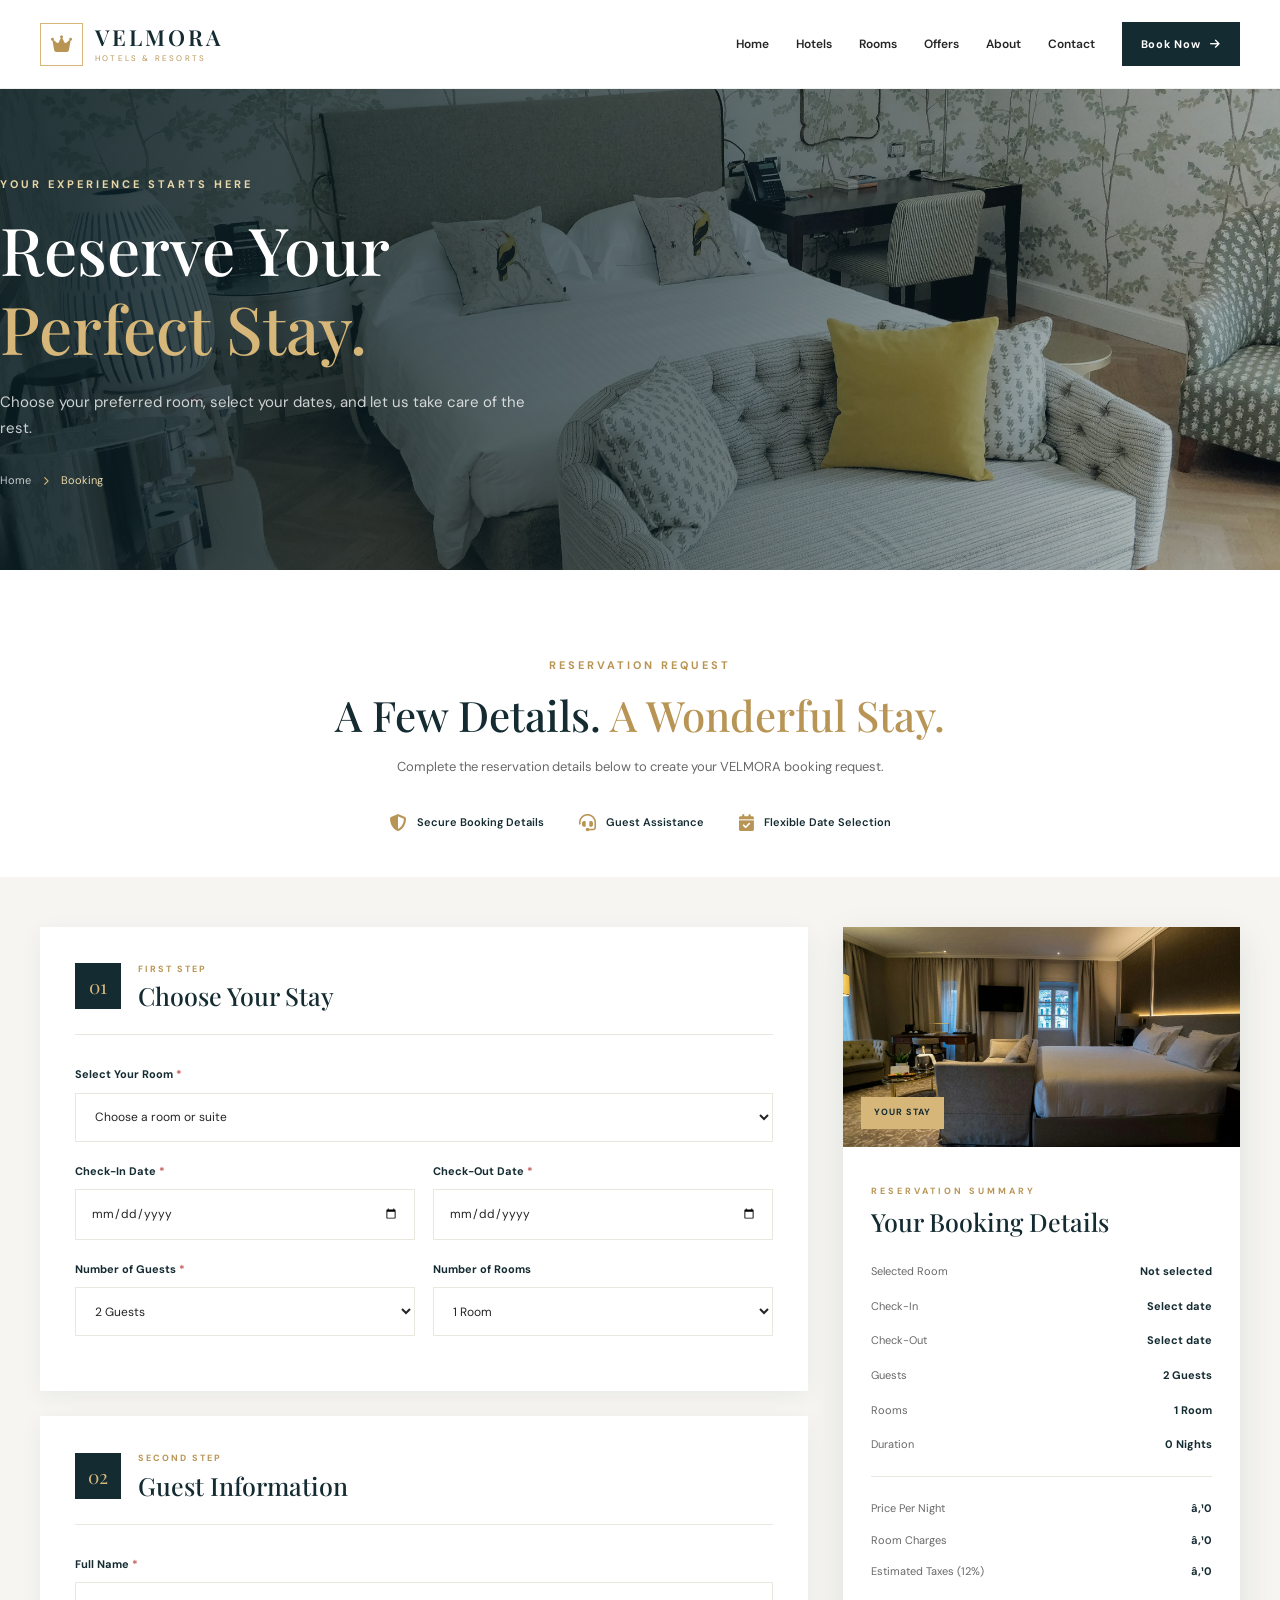
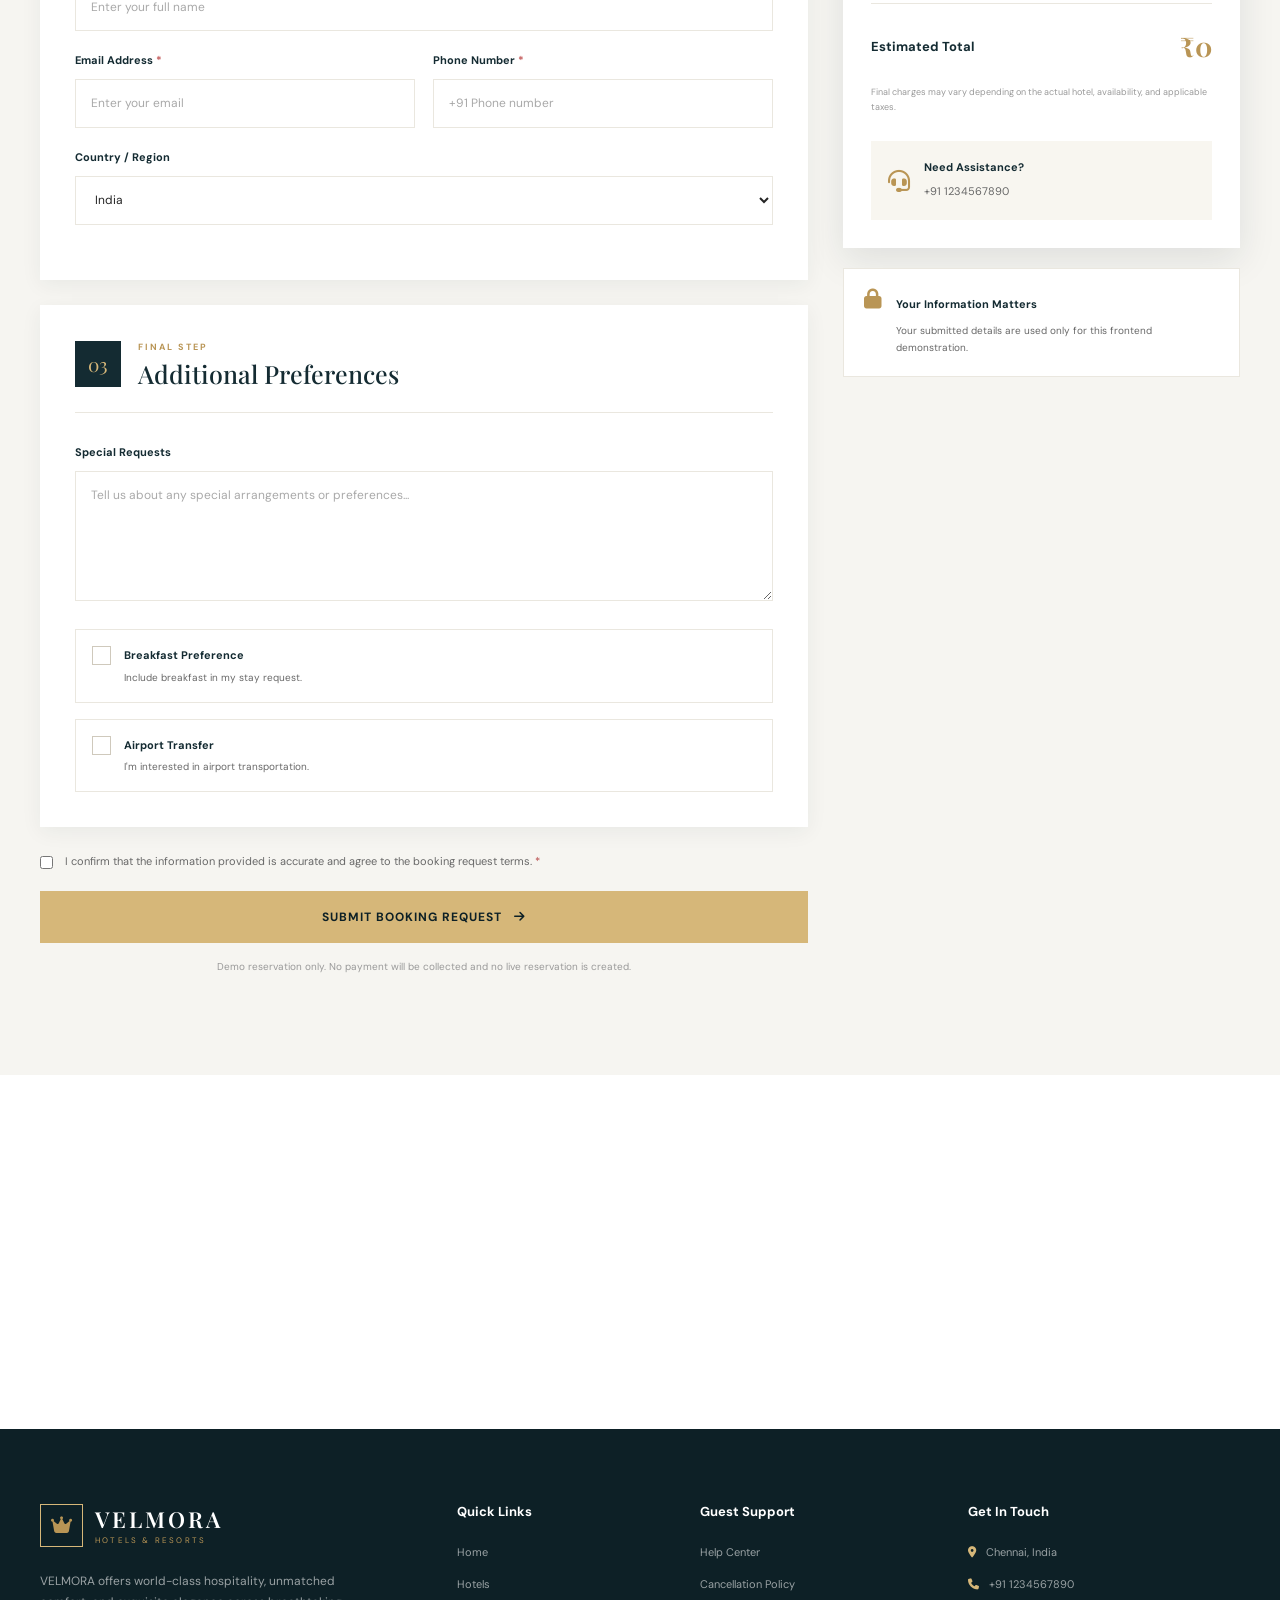
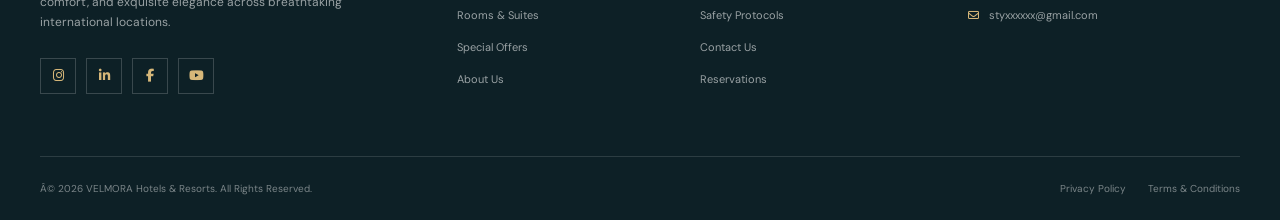
<file: booking.html>
﻿
<!DOCTYPE html>
<html lang="en">
<head>
    <meta charset="UTF-8">
    <meta name="viewport" content="width=device-width, initial-scale=1.0">
    <meta name="description" content="Reserve your luxury stay at VELMORA Hotels & Resorts. Choose your room, dates, and guest preferences.">
    <meta name="theme-color" content="#142B32">

    <title>Book Your Stay | VELMORA Hotels & Resorts</title>

    <!-- Google Fonts -->
    <link rel="preconnect" href="https://fonts.googleapis.com">
    <link rel="preconnect" href="https://fonts.gstatic.com" crossorigin>
    <link href="https://fonts.googleapis.com/css2?family=DM+Sans:wght@400;500;600;700;800&family=Playfair+Display:wght@400;500;600;700&display=swap" rel="stylesheet">

    <!-- Font Awesome -->
    <link rel="stylesheet" href="https://cdnjs.cloudflare.com/ajax/libs/font-awesome/6.5.2/css/all.min.css">

    <!-- AOS Animation -->
    <link rel="stylesheet" href="https://unpkg.com/aos@2.3.1/dist/aos.css">

    <!-- Main CSS -->
    <link rel="stylesheet" href="css/style.css">

    <!-- Main JavaScript -->
    <script src="js/script.js" defer></script>
</head>

<body>

    <!-- ================= PRELOADER ================= -->

    <div class="preloader" id="preloader">

        <div class="preloader-content">

            <div class="preloader-orbit">

                <div class="preloader-ring"></div>
                <div class="preloader-ring-inner"></div>

                <div class="preloader-center">
                    <i class="fa-solid fa-crown"></i>
                </div>

            </div>

            <div class="preloader-brand">
                <h2>VELMORA</h2>
                <span>HOTELS & RESORTS</span>
            </div>

            <div class="preloader-loading-text" id="preloader-text">
                Preparing Your Experience
            </div>

            <div class="preloader-percentage" id="preloader-percent">
                0%
            </div>

            <div class="preloader-progress">
                <div class="preloader-progress-bar" id="preloader-progress"></div>
            </div>

            <p class="preloader-caption">
                THE ART OF EXCEPTIONAL HOSPITALITY
            </p>

        </div>

    </div>


    <!-- ================= HEADER ================= -->

    <header class="site-header" id="site-header">

        <div class="container header-container">

            <a href="index.html" class="brand-logo">

                <span class="brand-icon">
                    <i class="fa-solid fa-crown"></i>
                </span>

                <span class="brand-text">
                    <strong>VELMORA</strong>
                    <small>HOTELS & RESORTS</small>
                </span>

            </a>

            <button class="mobile-menu-toggle"
                    id="mobile-menu-toggle"
                    aria-label="Toggle navigation"
                    aria-expanded="false">

                <i class="fa-solid fa-bars"></i>

            </button>

            <nav class="nav-menu" id="nav-menu">

                <a href="index.html" class="nav-link">Home</a>

                <a href="hotels.html" class="nav-link">Hotels</a>

                <a href="rooms.html" class="nav-link">Rooms</a>

                <a href="offers.html" class="nav-link">Offers</a>

                <a href="about.html" class="nav-link">About</a>

                <a href="contact.html" class="nav-link">Contact</a>

                <a href="booking.html" class="nav-book-btn active">
                    Book Now
                    <i class="fa-solid fa-arrow-right"></i>
                </a>

            </nav>

        </div>

    </header>


    <!-- ================= MAIN ================= -->

    <main>

        <!-- ================= BOOKING HERO ================= -->

        <section class="page-hero booking-hero">

            <div class="page-hero-image">

                <img
                    src="img/reisetopia-nRS3ClHbNGQ-unsplash.webp"
                    alt="Elegant luxury hotel bedroom"
                >

                <div class="page-hero-overlay"></div>

            </div>

            <div class="container page-hero-container">

                <div class="page-hero-content" data-aos="fade-up">

                    <span class="section-eyebrow">
                        YOUR EXPERIENCE STARTS HERE
                    </span>

                    <h1>
                        Reserve Your
                        <span>Perfect Stay.</span>
                    </h1>

                    <p>
                        Choose your preferred room, select
                        your dates, and let us take care
                        of the rest.
                    </p>

                    <div class="page-hero-breadcrumb">

                        <a href="index.html">Home</a>

                        <i class="fa-solid fa-chevron-right"></i>

                        <span>Booking</span>

                    </div>

                </div>

            </div>

        </section>


        <!-- ================= BOOKING INTRO ================= -->

        <section class="booking-intro-section">

            <div class="container">

                <div class="booking-intro-content" data-aos="fade-up">

                    <span class="section-eyebrow">
                        RESERVATION REQUEST
                    </span>

                    <h2>
                        A Few Details.
                        <span>A Wonderful Stay.</span>
                    </h2>

                    <p>
                        Complete the reservation details below
                        to create your VELMORA booking request.
                    </p>

                </div>


                <div class="booking-benefits">

                    <div class="booking-benefit-item">

                        <i class="fa-solid fa-shield-halved"></i>

                        <span>Secure Booking Details</span>

                    </div>

                    <div class="booking-benefit-item">

                        <i class="fa-solid fa-headset"></i>

                        <span>Guest Assistance</span>

                    </div>

                    <div class="booking-benefit-item">

                        <i class="fa-solid fa-calendar-check"></i>

                        <span>Flexible Date Selection</span>

                    </div>

                </div>

            </div>

        </section>


        <!-- ================= BOOKING FORM ================= -->

        <section class="booking-main-section">

            <div class="container">

                <div class="booking-layout">

                    <!-- LEFT: FORM -->

                    <div class="booking-form-column" data-aos="fade-right">

                        <form id="booking-form" novalidate>


                            <!-- STEP 1 -->

                            <div class="booking-form-card">

                                <div class="booking-step-heading">

                                    <div class="booking-step-number">
                                        01
                                    </div>

                                    <div>
                                        <span>FIRST STEP</span>
                                        <h3>Choose Your Stay</h3>
                                    </div>

                                </div>


                                <div class="form-group">

                                    <label for="booking-room">
                                        Select Your Room <span>*</span>
                                    </label>

                                    <select id="booking-room"
                                            name="room"
                                            required>

                                        <option value="" disabled selected>
                                            Choose a room or suite
                                        </option>

                                        <option value="Deluxe Room" data-price="3500">
                                            Deluxe Room â€” â‚¹3,500 / night
                                        </option>

                                        <option value="Executive Suite" data-price="4300">
                                            Executive Suite â€” â‚¹4,300 / night
                                        </option>

                                        <option value="Family Room" data-price="5500">
                                            Family Room â€” â‚¹5,500 / night
                                        </option>

                                        <option value="Premium Room" data-price="2500">
                                            Premium Room â€” â‚¹2,500 / night
                                        </option>

                                        <option value="Royal Villa" data-price="4500">
                                            Royal Villa â€” â‚¹4,500 / night
                                        </option>

                                        <option value="Presidential Suite" data-price="3700">
                                            Presidential Suite â€” â‚¹3,700 / night
                                        </option>

                                        <option value="Premium Deluxe" data-price="2500">
                                            Premium Deluxe â€” â‚¹2,500 / night
                                        </option>

                                        <option value="Family Comfort Room" data-price="3500">
                                            Family Comfort Room â€” â‚¹3,500 / night
                                        </option>

                                    </select>

                                </div>


                                <div class="booking-date-grid">

                                    <div class="form-group">

                                        <label for="booking-checkin">
                                            Check-In Date <span>*</span>
                                        </label>

                                        <input
                                            type="date"
                                            id="booking-checkin"
                                            name="checkin"
                                            required
                                        >

                                    </div>


                                    <div class="form-group">

                                        <label for="booking-checkout">
                                            Check-Out Date <span>*</span>
                                        </label>

                                        <input
                                            type="date"
                                            id="booking-checkout"
                                            name="checkout"
                                            required
                                        >

                                    </div>

                                </div>


                                <div class="booking-guest-grid">

                                    <div class="form-group">

                                        <label for="booking-guests">
                                            Number of Guests <span>*</span>
                                        </label>

                                        <select id="booking-guests"
                                                name="guests"
                                                required>

                                            <option value="1">1 Guest</option>
                                            <option value="2" selected>2 Guests</option>
                                            <option value="3">3 Guests</option>
                                            <option value="4">4 Guests</option>
                                            <option value="5">5 Guests</option>
                                            <option value="6">6 Guests</option>

                                        </select>

                                    </div>


                                    <div class="form-group">

                                        <label for="booking-rooms">
                                            Number of Rooms
                                        </label>

                                        <select id="booking-rooms"
                                                name="rooms">

                                            <option value="1" selected>1 Room</option>
                                            <option value="2">2 Rooms</option>
                                            <option value="3">3 Rooms</option>
                                            <option value="4">4 Rooms</option>

                                        </select>

                                    </div>

                                </div>

                            </div>


                            <!-- STEP 2 -->

                            <div class="booking-form-card">

                                <div class="booking-step-heading">

                                    <div class="booking-step-number">
                                        02
                                    </div>

                                    <div>
                                        <span>SECOND STEP</span>
                                        <h3>Guest Information</h3>
                                    </div>

                                </div>


                                <div class="form-group">

                                    <label for="booking-name">
                                        Full Name <span>*</span>
                                    </label>

                                    <input
                                        type="text"
                                        id="booking-name"
                                        name="name"
                                        placeholder="Enter your full name"
                                        autocomplete="name"
                                        required
                                    >

                                </div>


                                <div class="booking-date-grid">

                                    <div class="form-group">

                                        <label for="booking-email">
                                            Email Address <span>*</span>
                                        </label>

                                        <input
                                            type="email"
                                            id="booking-email"
                                            name="email"
                                            placeholder="Enter your email"
                                            autocomplete="email"
                                            required
                                        >

                                    </div>


                                    <div class="form-group">

                                        <label for="booking-phone">
                                            Phone Number <span>*</span>
                                        </label>

                                        <input
                                            type="tel"
                                            id="booking-phone"
                                            name="phone"
                                            placeholder="+91 Phone number"
                                            autocomplete="tel"
                                            required
                                        >

                                    </div>

                                </div>


                                <div class="form-group">

                                    <label for="booking-country">
                                        Country / Region
                                    </label>

                                    <select id="booking-country" name="country">

                                        <option value="India" selected>India</option>
                                        <option value="United States">United States</option>
                                        <option value="United Kingdom">United Kingdom</option>
                                        <option value="United Arab Emirates">United Arab Emirates</option>
                                        <option value="Singapore">Singapore</option>
                                        <option value="Australia">Australia</option>
                                        <option value="Other">Other</option>

                                    </select>

                                </div>

                            </div>


                            <!-- STEP 3 -->

                            <div class="booking-form-card">

                                <div class="booking-step-heading">

                                    <div class="booking-step-number">
                                        03
                                    </div>

                                    <div>
                                        <span>FINAL STEP</span>
                                        <h3>Additional Preferences</h3>
                                    </div>

                                </div>


                                <div class="form-group">

                                    <label for="booking-requests">
                                        Special Requests
                                    </label>

                                    <textarea
                                        id="booking-requests"
                                        name="requests"
                                        rows="5"
                                        placeholder="Tell us about any special arrangements or preferences..."
                                    ></textarea>

                                </div>


                                <div class="booking-preferences">

                                    <label class="booking-checkbox-item">

                                        <input
                                            type="checkbox"
                                            id="booking-breakfast"
                                            name="breakfast"
                                        >

                                        <span class="booking-checkbox-custom"></span>

                                        <span>
                                            <strong>Breakfast Preference</strong>
                                            <small>Include breakfast in my stay request.</small>
                                        </span>

                                    </label>


                                    <label class="booking-checkbox-item">

                                        <input
                                            type="checkbox"
                                            id="booking-transport"
                                            name="transport"
                                        >

                                        <span class="booking-checkbox-custom"></span>

                                        <span>
                                            <strong>Airport Transfer</strong>
                                            <small>I'm interested in airport transportation.</small>
                                        </span>

                                    </label>

                                </div>

                            </div>


                            <!-- TERMS -->

                            <div class="booking-terms">

                                <input
                                    type="checkbox"
                                    id="booking-agreement"
                                    name="agreement"
                                    required
                                >

                                <label for="booking-agreement">
                                    I confirm that the information provided
                                    is accurate and agree to the booking
                                    request terms. <span>*</span>
                                </label>

                            </div>


                            <button type="submit"
                                    class="btn btn-primary booking-submit-btn">

                                Submit Booking Request

                                <i class="fa-solid fa-arrow-right"></i>

                            </button>


                            <p class="booking-form-status"
                               id="booking-form-status"
                               role="status"
                               aria-live="polite"></p>

                            <p class="booking-demo-note">
                                Demo reservation only. No payment will be
                                collected and no live reservation is created.
                            </p>

                        </form>

                    </div>


                    <!-- RIGHT: BOOKING SUMMARY -->

                    <aside class="booking-summary-column" data-aos="fade-left">

                        <div class="booking-summary-card">

                            <div class="booking-summary-image">

                                <img
                                    src="img/antonio-araujo-ZyyobP6qcvY-unsplash.webp"
                                    alt="VELMORA luxury room preview"
                                    loading="lazy"
                                >

                                <span class="booking-summary-image-label">
                                    YOUR STAY
                                </span>

                            </div>


                            <div class="booking-summary-content">

                                <span class="section-eyebrow">
                                    RESERVATION SUMMARY
                                </span>

                                <h3>Your Booking Details</h3>


                                <div class="booking-summary-detail">

                                    <span>Selected Room</span>

                                    <strong id="booking-summary-room">
                                        Not selected
                                    </strong>

                                </div>


                                <div class="booking-summary-detail">

                                    <span>Check-In</span>

                                    <strong id="booking-summary-checkin">
                                        Select date
                                    </strong>

                                </div>


                                <div class="booking-summary-detail">

                                    <span>Check-Out</span>

                                    <strong id="booking-summary-checkout">
                                        Select date
                                    </strong>

                                </div>


                                <div class="booking-summary-detail">

                                    <span>Guests</span>

                                    <strong id="booking-summary-guests">
                                        2 Guests
                                    </strong>

                                </div>


                                <div class="booking-summary-detail">

                                    <span>Rooms</span>

                                    <strong id="booking-summary-rooms">
                                        1 Room
                                    </strong>

                                </div>


                                <div class="booking-summary-detail">

                                    <span>Duration</span>

                                    <strong id="booking-summary-nights">
                                        0 Nights
                                    </strong>

                                </div>


                                <div class="booking-summary-divider"></div>


                                <div class="booking-price-row">

                                    <span>Price Per Night</span>

                                    <strong id="booking-price">
                                        â‚¹0
                                    </strong>

                                </div>


                                <div class="booking-price-row">

                                    <span>Room Charges</span>

                                    <strong id="booking-room-total">
                                        â‚¹0
                                    </strong>

                                </div>


                                <div class="booking-price-row">

                                    <span>Estimated Taxes (12%)</span>

                                    <strong id="booking-tax">
                                        â‚¹0
                                    </strong>

                                </div>


                                <div class="booking-summary-total">

                                    <span>Estimated Total</span>

                                    <strong id="booking-total">
                                        â‚¹0
                                    </strong>

                                </div>


                                <p class="booking-summary-note">
                                    Final charges may vary depending
                                    on the actual hotel, availability,
                                    and applicable taxes.
                                </p>


                                <div class="booking-summary-support">

                                    <i class="fa-solid fa-headset"></i>

                                    <div>

                                        <strong>Need Assistance?</strong>

                                        <a href="tel:+911234567890">
                                            +91 1234567890
                                        </a>

                                    </div>

                                </div>

                            </div>

                        </div>


                        <div class="booking-trust-card">

                            <i class="fa-solid fa-lock"></i>

                            <div>

                                <strong>Your Information Matters</strong>

                                <p>
                                    Your submitted details are used
                                    only for this frontend demonstration.
                                </p>

                            </div>

                        </div>

                    </aside>

                </div>

            </div>

        </section>


        <!-- ================= BOOKING SUPPORT ================= -->

        <section class="booking-support-section">

            <div class="container">

                <div class="booking-support-inner" data-aos="fade-up">

                    <div class="booking-support-icon">
                        <i class="fa-solid fa-comments"></i>
                    </div>

                    <div class="booking-support-content">

                        <span class="section-eyebrow">
                            NEED HELP WITH YOUR RESERVATION?
                        </span>

                        <h2>
                            Our Guest Team Is
                            <span>Here To Help.</span>
                        </h2>

                        <p>
                            Contact our team if you need help
                            choosing a room or planning your stay.
                        </p>

                    </div>

                    <a href="contact.html" class="btn btn-primary">

                        Contact Us

                        <i class="fa-solid fa-arrow-right"></i>

                    </a>

                </div>

            </div>

        </section>


        <!-- ================= CONFIRMATION MODAL ================= -->

        <div class="booking-confirmation-modal"
             id="booking-confirmation"
             aria-hidden="true">

            <div class="booking-confirmation-backdrop"></div>

            <div class="booking-confirmation-box"
                 role="dialog"
                 aria-modal="true"
                 aria-labelledby="booking-confirmation-title">

                <button type="button"
                        class="booking-confirmation-close"
                        id="booking-confirmation-close"
                        aria-label="Close confirmation">

                    <i class="fa-solid fa-xmark"></i>

                </button>


                <div class="booking-confirmation-icon">

                    <i class="fa-solid fa-check"></i>

                </div>


                <span class="section-eyebrow">
                    BOOKING CONFIRMED
                </span>

                <h2 id="booking-confirmation-title">
                    Booking Successfully Confirmed!
                </h2>

                <p>
                    Thank you, <span id="booking-confirmation-name"></span>. Your booking request has been confirmed in this browser.
                </p>


                <div class="booking-confirmation-reference">

                    <span>DEMO REFERENCE NUMBER</span>

                    <strong id="booking-confirmation-reference">
                        VEL-DEMO-0000
                    </strong>

                </div>


                <p class="booking-confirmation-note">
                    This is a frontend demonstration.
                    No actual reservation has been made.
                </p>


                <button type="button"
                        class="btn btn-primary"
                        id="booking-confirmation-done">

                    Done

                    <i class="fa-solid fa-arrow-right"></i>

                </button>

            </div>

        </div>

    </main>


    <!-- ================= FOOTER ================= -->

    <footer class="site-footer">

        <div class="container">

            <div class="footer-main">

                <div class="footer-brand-column">

                    <a href="index.html" class="brand-logo footer-logo">

                        <span class="brand-icon">
                            <i class="fa-solid fa-crown"></i>
                        </span>

                        <span class="brand-text">
                            <strong>VELMORA</strong>
                            <small>HOTELS & RESORTS</small>
                        </span>

                    </a>

                    <p>
                        VELMORA offers world-class hospitality,
                        unmatched comfort, and exquisite elegance
                        across breathtaking international locations.
                    </p>

                    <div class="footer-socials">

                        <a href="https://www.instagram.com/" target="_blank" rel="noopener noreferrer" aria-label="Instagram">
                            <i class="fa-brands fa-instagram"></i>
                        </a>

                        <a href="https://www.linkedin.com/" target="_blank" rel="noopener noreferrer" aria-label="LinkedIn">
                            <i class="fa-brands fa-linkedin-in"></i>
                        </a>

                        <a href="https://www.facebook.com/" target="_blank" rel="noopener noreferrer" aria-label="Facebook">
                            <i class="fa-brands fa-facebook-f"></i>
                        </a>

                        <a href="https://www.youtube.com/" target="_blank" rel="noopener noreferrer" aria-label="YouTube">
                            <i class="fa-brands fa-youtube"></i>
                        </a>

                    </div>

                </div>


                <div class="footer-links-column">

                    <h3>Quick Links</h3>

                    <a href="index.html">Home</a>
                    <a href="hotels.html">Hotels</a>
                    <a href="rooms.html">Rooms & Suites</a>
                    <a href="offers.html">Special Offers</a>
                    <a href="about.html">About Us</a>

                </div>


                <div class="footer-links-column">

                    <h3>Guest Support</h3>

                    <a href="contact.html">Help Center</a>
                    <a href="contact.html">Cancellation Policy</a>
                    <a href="contact.html">Safety Protocols</a>
                    <a href="contact.html">Contact Us</a>
                    <a href="booking.html">Reservations</a>

                </div>


                <div class="footer-contact-column">

                    <h3>Get In Touch</h3>

                    <p>
                        <i class="fa-solid fa-location-dot"></i>
                        Chennai, India
                    </p>

                    <a href="tel:+911234567890">
                        <i class="fa-solid fa-phone"></i>
                        +91 1234567890
                    </a>

                    <a href="mailto:styxxxxxx@gmail.com">
                        <i class="fa-regular fa-envelope"></i>
                        styxxxxxx@gmail.com
                    </a>

                </div>

            </div>


            <div class="footer-bottom">

                <p>
                    Â© 2026 VELMORA Hotels & Resorts.
                    All Rights Reserved.
                </p>

                <div class="footer-bottom-links">

                    <a href="contact.html">Privacy Policy</a>

                    <a href="contact.html">Terms & Conditions</a>

                </div>

            </div>

        </div>

    </footer>


    <!-- ================= TOAST ================= -->

    <div class="toast-container" id="toast-container">

        <div class="toast-message" id="toast-message">

            <i class="fa-solid fa-circle-check"></i>

            <span id="toast-text">Success</span>

        </div>

    </div>


    <!-- ================= BACK TO TOP ================= -->

    <button class="back-to-top"
            id="back-to-top"
            aria-label="Back to top">

        <i class="fa-solid fa-arrow-up"></i>

    </button>


    <!-- AOS Script -->
    <script src="https://unpkg.com/aos@2.3.1/dist/aos.js"></script>

</body>
</html>
</file>
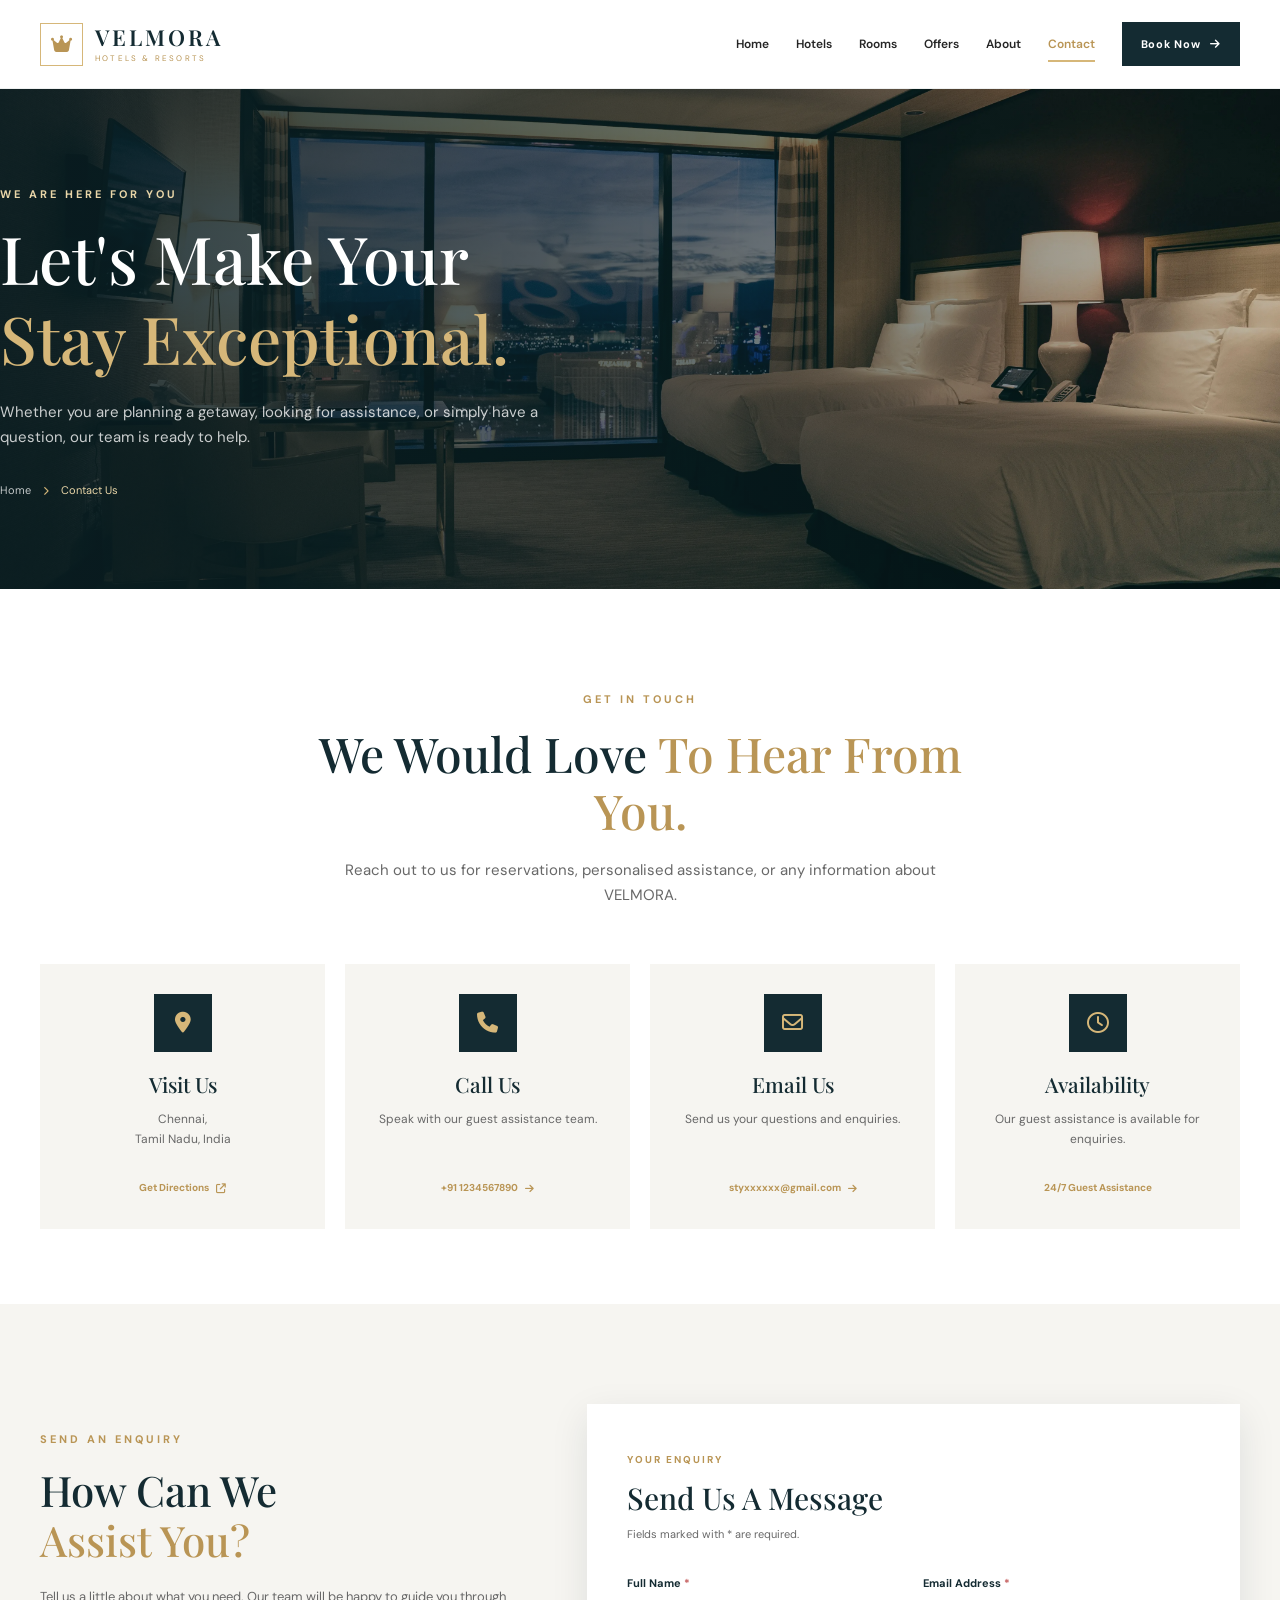
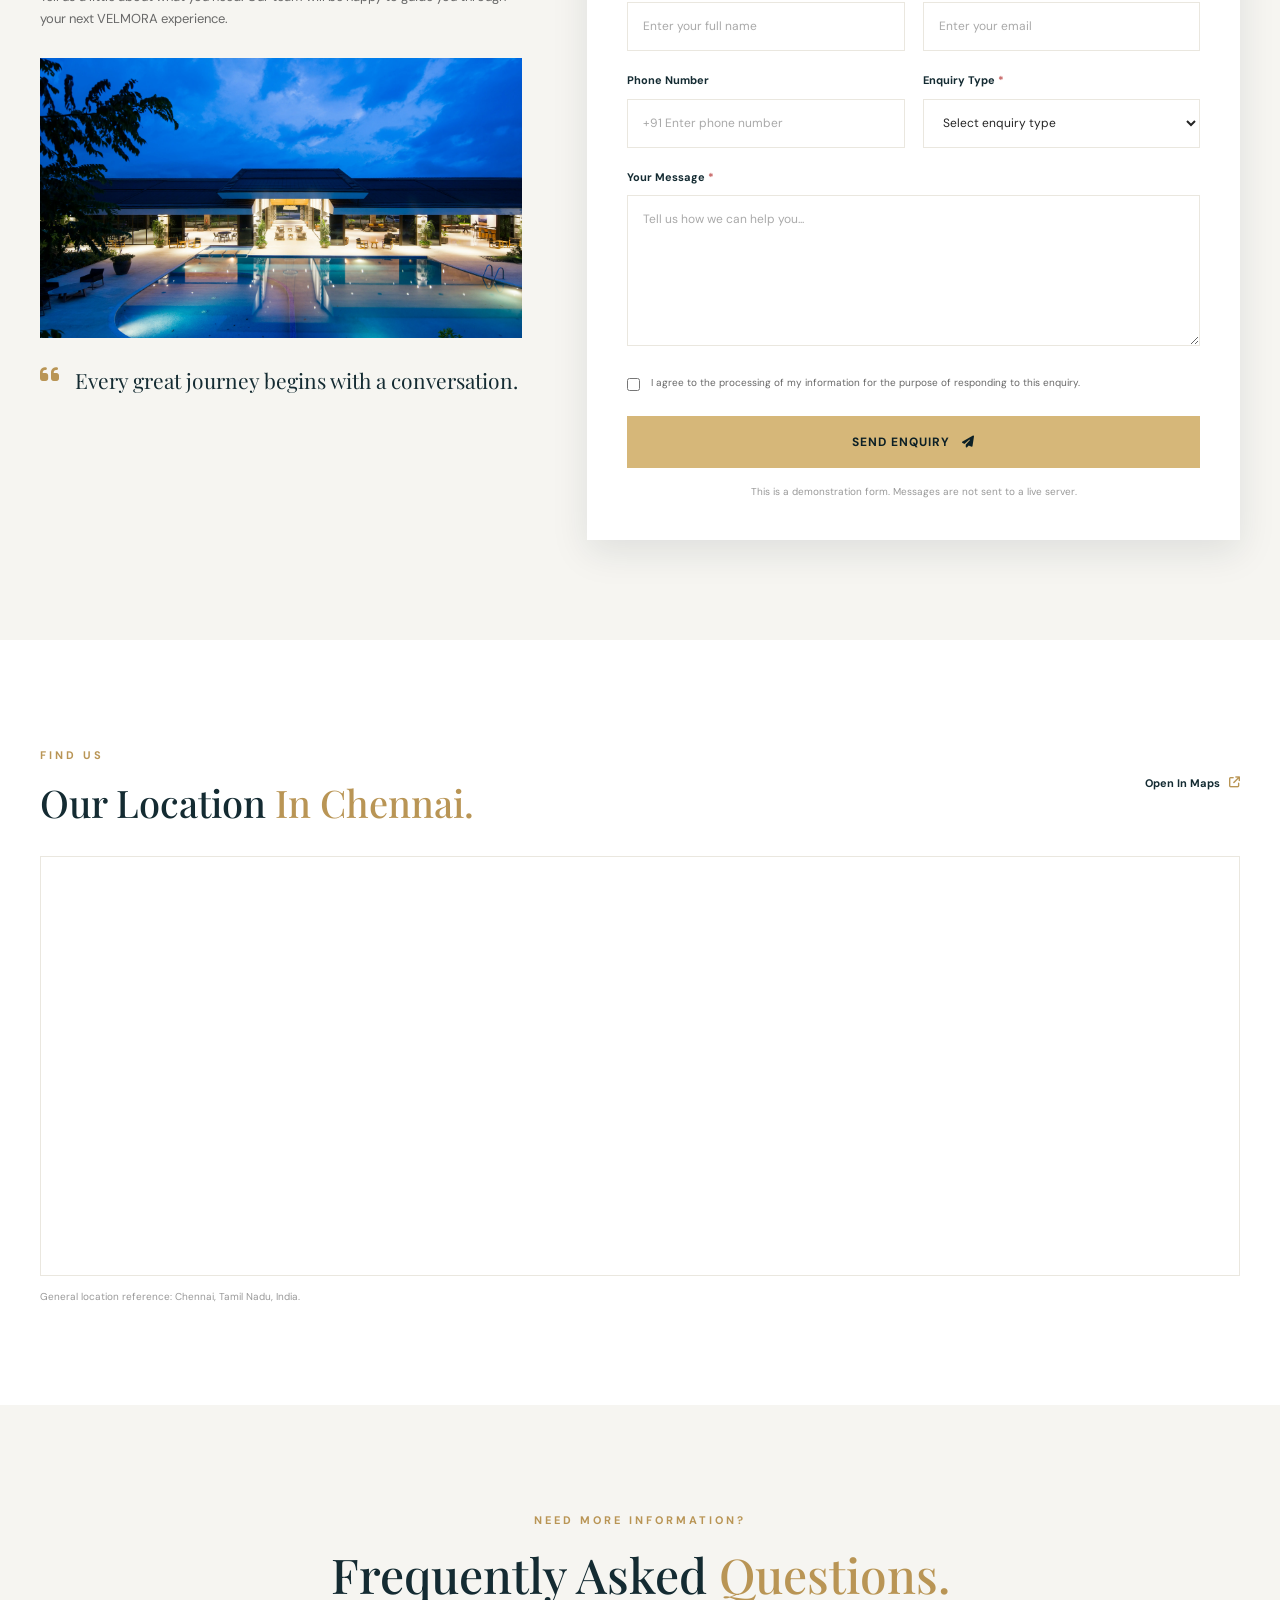
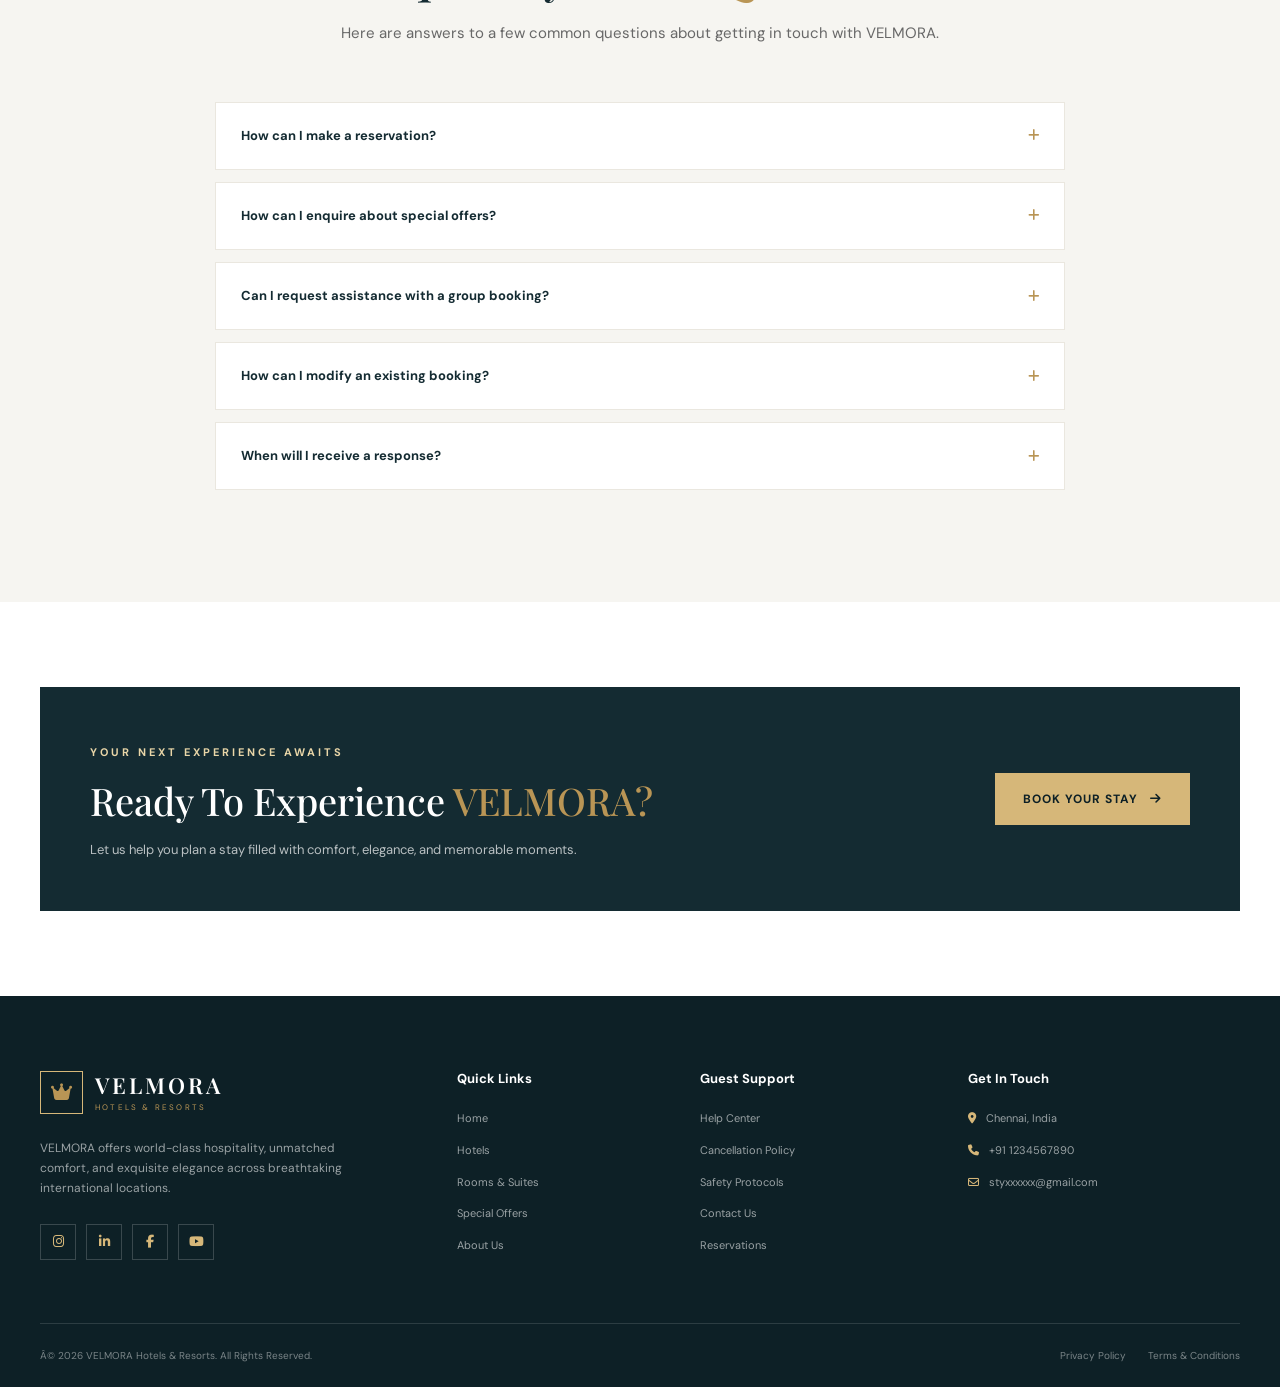
<file: contact.html>
﻿
<!DOCTYPE html>
<html lang="en">
<head>
    <meta charset="UTF-8">
    <meta name="viewport" content="width=device-width, initial-scale=1.0">
    <meta name="description" content="Contact VELMORA Hotels & Resorts for reservations, enquiries, guest assistance, and personalised hospitality support.">
    <meta name="theme-color" content="#142B32">

    <title>Contact Us | VELMORA Hotels & Resorts</title>

    <!-- Google Fonts -->
    <link rel="preconnect" href="https://fonts.googleapis.com">
    <link rel="preconnect" href="https://fonts.gstatic.com" crossorigin>
    <link href="https://fonts.googleapis.com/css2?family=DM+Sans:wght@400;500;600;700;800&family=Playfair+Display:wght@400;500;600;700&display=swap" rel="stylesheet">

    <!-- Font Awesome -->
    <link rel="stylesheet" href="https://cdnjs.cloudflare.com/ajax/libs/font-awesome/6.5.2/css/all.min.css">

    <!-- AOS Animation -->
    <link rel="stylesheet" href="https://unpkg.com/aos@2.3.1/dist/aos.css">

    <!-- Main CSS -->
    <link rel="stylesheet" href="css/style.css">

    <!-- Main JavaScript -->
    <script src="js/script.js" defer></script>
</head>

<body>

    <!-- ================= PRELOADER ================= -->

    <div class="preloader" id="preloader">

        <div class="preloader-content">

            <div class="preloader-orbit">
                <div class="preloader-ring"></div>
                <div class="preloader-ring-inner"></div>

                <div class="preloader-center">
                    <i class="fa-solid fa-crown"></i>
                </div>
            </div>

            <div class="preloader-brand">
                <h2>VELMORA</h2>
                <span>HOTELS & RESORTS</span>
            </div>

            <div class="preloader-loading-text" id="preloader-text">
                Preparing Your Experience
            </div>

            <div class="preloader-percentage" id="preloader-percent">
                0%
            </div>

            <div class="preloader-progress">
                <div class="preloader-progress-bar" id="preloader-progress"></div>
            </div>

            <p class="preloader-caption">
                THE ART OF EXCEPTIONAL HOSPITALITY
            </p>

        </div>

    </div>


    <!-- ================= HEADER ================= -->

    <header class="site-header" id="site-header">

        <div class="container header-container">

            <a href="index.html" class="brand-logo">

                <span class="brand-icon">
                    <i class="fa-solid fa-crown"></i>
                </span>

                <span class="brand-text">
                    <strong>VELMORA</strong>
                    <small>HOTELS & RESORTS</small>
                </span>

            </a>

            <button class="mobile-menu-toggle"
                    id="mobile-menu-toggle"
                    aria-label="Toggle navigation"
                    aria-expanded="false">

                <i class="fa-solid fa-bars"></i>

            </button>

            <nav class="nav-menu" id="nav-menu">

                <a href="index.html" class="nav-link">Home</a>

                <a href="hotels.html" class="nav-link">Hotels</a>

                <a href="rooms.html" class="nav-link">Rooms</a>

                <a href="offers.html" class="nav-link">Offers</a>

                <a href="about.html" class="nav-link">About</a>

                <a href="contact.html" class="nav-link active">Contact</a>

                <a href="booking.html" class="nav-book-btn">
                    Book Now
                    <i class="fa-solid fa-arrow-right"></i>
                </a>

            </nav>

        </div>

    </header>


    <!-- ================= MAIN ================= -->

    <main>

        <!-- ================= HERO ================= -->

        <section class="page-hero contact-hero">

            <div class="page-hero-image">

                <img
                    src="img/erik-mclean-jbwrqHBZPUY-unsplash.webp"
                    alt="Luxury hotel reception and hospitality"
                >

                <div class="page-hero-overlay"></div>

            </div>

            <div class="container page-hero-container">

                <div class="page-hero-content" data-aos="fade-up">

                    <span class="section-eyebrow">
                        WE ARE HERE FOR YOU
                    </span>

                    <h1>
                        Let's Make Your
                        <span>Stay Exceptional.</span>
                    </h1>

                    <p>
                        Whether you are planning a getaway,
                        looking for assistance, or simply have
                        a question, our team is ready to help.
                    </p>

                    <div class="page-hero-breadcrumb">

                        <a href="index.html">Home</a>

                        <i class="fa-solid fa-chevron-right"></i>

                        <span>Contact Us</span>

                    </div>

                </div>

            </div>

        </section>


        <!-- ================= CONTACT INTRO ================= -->

        <section class="contact-intro-section">

            <div class="container">

                <div class="section-heading" data-aos="fade-up">

                    <span class="section-eyebrow">
                        GET IN TOUCH
                    </span>

                    <h2>
                        We Would Love
                        <span>To Hear From You.</span>
                    </h2>

                    <p>
                        Reach out to us for reservations,
                        personalised assistance, or any
                        information about VELMORA.
                    </p>

                </div>


                <div class="contact-info-grid">

                    <article class="contact-info-card" data-aos="fade-up">

                        <div class="contact-info-icon">
                            <i class="fa-solid fa-location-dot"></i>
                        </div>

                        <h3>Visit Us</h3>

                        <p>
                            Chennai,<br>
                            Tamil Nadu, India
                        </p>

                        <a href="https://www.google.com/maps/search/?api=1&query=Chennai+Tamil+Nadu+India"
                           target="_blank"
                           rel="noopener noreferrer">

                            Get Directions
                            <i class="fa-solid fa-arrow-up-right-from-square"></i>

                        </a>

                    </article>


                    <article class="contact-info-card" data-aos="fade-up" data-aos-delay="100">

                        <div class="contact-info-icon">
                            <i class="fa-solid fa-phone"></i>
                        </div>

                        <h3>Call Us</h3>

                        <p>
                            Speak with our guest
                            assistance team.
                        </p>

                        <a href="tel:+911234567890">
                            +91 1234567890
                            <i class="fa-solid fa-arrow-right"></i>
                        </a>

                    </article>


                    <article class="contact-info-card" data-aos="fade-up" data-aos-delay="200">

                        <div class="contact-info-icon">
                            <i class="fa-regular fa-envelope"></i>
                        </div>

                        <h3>Email Us</h3>

                        <p>
                            Send us your questions
                            and enquiries.
                        </p>

                        <a href="mailto:styxxxxxx@gmail.com">
                            styxxxxxx@gmail.com
                            <i class="fa-solid fa-arrow-right"></i>
                        </a>

                    </article>


                    <article class="contact-info-card" data-aos="fade-up" data-aos-delay="300">

                        <div class="contact-info-icon">
                            <i class="fa-regular fa-clock"></i>
                        </div>

                        <h3>Availability</h3>

                        <p>
                            Our guest assistance
                            is available for enquiries.
                        </p>

                        <span class="contact-info-highlight">
                            24/7 Guest Assistance
                        </span>

                    </article>

                </div>

            </div>

        </section>


        <!-- ================= CONTACT FORM ================= -->

        <section class="contact-form-section">

            <div class="container">

                <div class="contact-form-layout">

                    <!-- LEFT CONTENT -->

                    <div class="contact-form-aside" data-aos="fade-right">

                        <span class="section-eyebrow">
                            SEND AN ENQUIRY
                        </span>

                        <h2>
                            How Can We
                            <span>Assist You?</span>
                        </h2>

                        <p>
                            Tell us a little about what you need.
                            Our team will be happy to guide you
                            through your next VELMORA experience.
                        </p>

                        <div class="contact-aside-image">

                            <img
                                src="img/fernando-alvarez-rodriguez-M7GddPqJowg-unsplash.webp"
                                alt="Elegant luxury hotel exterior"
                                loading="lazy"
                            >

                        </div>

                        <div class="contact-aside-note">

                            <i class="fa-solid fa-quote-left"></i>

                            <p>
                                Every great journey begins
                                with a conversation.
                            </p>

                        </div>

                    </div>


                    <!-- RIGHT FORM -->

                    <div class="contact-form-wrapper" data-aos="fade-left">

                        <div class="contact-form-heading">

                            <span>YOUR ENQUIRY</span>

                            <h3>Send Us A Message</h3>

                            <p>
                                Fields marked with * are required.
                            </p>

                        </div>


                        <form id="contact-form" novalidate>

                            <div class="contact-form-row">

                                <div class="form-group">

                                    <label for="contact-name">
                                        Full Name <span>*</span>
                                    </label>

                                    <input
                                        type="text"
                                        id="contact-name"
                                        name="name"
                                        placeholder="Enter your full name"
                                        autocomplete="name"
                                        required
                                    >

                                </div>


                                <div class="form-group">

                                    <label for="contact-email">
                                        Email Address <span>*</span>
                                    </label>

                                    <input
                                        type="email"
                                        id="contact-email"
                                        name="email"
                                        placeholder="Enter your email"
                                        autocomplete="email"
                                        required
                                    >

                                </div>

                            </div>


                            <div class="contact-form-row">

                                <div class="form-group">

                                    <label for="contact-phone">
                                        Phone Number
                                    </label>

                                    <input
                                        type="tel"
                                        id="contact-phone"
                                        name="phone"
                                        placeholder="+91 Enter phone number"
                                        autocomplete="tel"
                                    >

                                </div>


                                <div class="form-group">

                                    <label for="contact-subject">
                                        Enquiry Type <span>*</span>
                                    </label>

                                    <select
                                        id="contact-subject"
                                        name="subject"
                                        required
                                    >

                                        <option value="" disabled selected>
                                            Select enquiry type
                                        </option>

                                        <option value="Room Reservation">
                                            Room Reservation
                                        </option>

                                        <option value="Hotel Information">
                                            Hotel Information
                                        </option>

                                        <option value="Special Offers">
                                            Special Offers
                                        </option>

                                        <option value="Group Booking">
                                            Group Booking
                                        </option>

                                        <option value="Event Enquiry">
                                            Event Enquiry
                                        </option>

                                        <option value="Guest Support">
                                            Guest Support
                                        </option>

                                        <option value="Other">
                                            Other Enquiry
                                        </option>

                                    </select>

                                </div>

                            </div>


                            <div class="form-group">

                                <label for="contact-message">
                                    Your Message <span>*</span>
                                </label>

                                <textarea
                                    id="contact-message"
                                    name="message"
                                    rows="6"
                                    placeholder="Tell us how we can help you..."
                                    required
                                ></textarea>

                            </div>


                            <div class="contact-form-privacy">

                                <input
                                    type="checkbox"
                                    id="contact-privacy"
                                    name="privacy"
                                    required
                                >

                                <label for="contact-privacy">
                                    I agree to the processing of my
                                    information for the purpose of
                                    responding to this enquiry.
                                </label>

                            </div>


                            <button type="submit" class="btn btn-primary contact-submit-btn">

                                Send Enquiry

                                <i class="fa-solid fa-paper-plane"></i>

                            </button>


                            <p class="contact-form-status"
                               id="contact-form-status"
                               role="status"
                               aria-live="polite"></p>

                            <p class="contact-demo-note">
                                This is a demonstration form.
                                Messages are not sent to a live server.
                            </p>

                        </form>

                    </div>

                </div>

            </div>

        </section>


        <!-- ================= MAP SECTION ================= -->

        <section class="contact-map-section">

            <div class="container">

                <div class="contact-map-heading" data-aos="fade-up">

                    <div>

                        <span class="section-eyebrow">
                            FIND US
                        </span>

                        <h2>
                            Our Location
                            <span>In Chennai.</span>
                        </h2>

                    </div>

                    <a href="https://www.google.com/maps/search/?api=1&query=Chennai+Tamil+Nadu+India"
                       target="_blank"
                       rel="noopener noreferrer"
                       class="contact-map-link">

                        Open In Maps
                        <i class="fa-solid fa-arrow-up-right-from-square"></i>

                    </a>

                </div>


                <div class="contact-map-frame" data-aos="fade-up">

                    <iframe
                        src="https://www.google.com/maps?q=Chennai,Tamil%20Nadu,India&output=embed"
                        title="Map showing Chennai, Tamil Nadu"
                        loading="lazy"
                        referrerpolicy="no-referrer-when-downgrade"
                        allowfullscreen>
                    </iframe>

                </div>

                <p class="contact-map-caption">
                    General location reference: Chennai, Tamil Nadu, India.
                </p>

            </div>

        </section>


        <!-- ================= FAQ SECTION ================= -->

        <section class="contact-faq-section">

            <div class="container">

                <div class="section-heading" data-aos="fade-up">

                    <span class="section-eyebrow">
                        NEED MORE INFORMATION?
                    </span>

                    <h2>
                        Frequently Asked
                        <span>Questions.</span>
                    </h2>

                    <p>
                        Here are answers to a few common questions
                        about getting in touch with VELMORA.
                    </p>

                </div>


                <div class="contact-faq-list" data-aos="fade-up">


                    <details class="contact-faq-item">

                        <summary>
                            How can I make a reservation?

                            <i class="fa-solid fa-plus"></i>
                        </summary>

                        <div class="contact-faq-answer">

                            <p>
                                You can visit our Booking page,
                                select your preferred room and dates,
                                and submit your reservation request.
                            </p>

                        </div>

                    </details>


                    <details class="contact-faq-item">

                        <summary>
                            How can I enquire about special offers?

                            <i class="fa-solid fa-plus"></i>
                        </summary>

                        <div class="contact-faq-answer">

                            <p>
                                Visit our Offers page to explore
                                available demonstration promotions.
                                You can also contact us through
                                the enquiry form.
                            </p>

                        </div>

                    </details>


                    <details class="contact-faq-item">

                        <summary>
                            Can I request assistance with a group booking?

                            <i class="fa-solid fa-plus"></i>
                        </summary>

                        <div class="contact-faq-answer">

                            <p>
                                Yes. Choose Group Booking in the
                                enquiry form and provide your
                                requirements in the message field.
                            </p>

                        </div>

                    </details>


                    <details class="contact-faq-item">

                        <summary>
                            How can I modify an existing booking?

                            <i class="fa-solid fa-plus"></i>
                        </summary>

                        <div class="contact-faq-answer">

                            <p>
                                Contact our guest assistance team
                                by phone or email with your booking
                                details to request a modification.
                            </p>

                        </div>

                    </details>


                    <details class="contact-faq-item">

                        <summary>
                            When will I receive a response?

                            <i class="fa-solid fa-plus"></i>
                        </summary>

                        <div class="contact-faq-answer">

                            <p>
                                Our team aims to respond to enquiries
                                as soon as possible. Actual response
                                times may vary.
                            </p>

                        </div>

                    </details>

                </div>

            </div>

        </section>


        <!-- ================= FINAL CTA ================= -->

        <section class="contact-final-cta">

            <div class="container">

                <div class="contact-final-cta-inner" data-aos="fade-up">

                    <div class="contact-final-cta-content">

                        <span class="section-eyebrow">
                            YOUR NEXT EXPERIENCE AWAITS
                        </span>

                        <h2>
                            Ready To Experience
                            <span>VELMORA?</span>
                        </h2>

                        <p>
                            Let us help you plan a stay filled
                            with comfort, elegance, and memorable moments.
                        </p>

                    </div>

                    <a href="booking.html" class="btn btn-primary">

                        Book Your Stay

                        <i class="fa-solid fa-arrow-right"></i>

                    </a>

                </div>

            </div>

        </section>

    </main>


    <!-- ================= FOOTER ================= -->

    <footer class="site-footer">

        <div class="container">

            <div class="footer-main">

                <div class="footer-brand-column">

                    <a href="index.html" class="brand-logo footer-logo">

                        <span class="brand-icon">
                            <i class="fa-solid fa-crown"></i>
                        </span>

                        <span class="brand-text">
                            <strong>VELMORA</strong>
                            <small>HOTELS & RESORTS</small>
                        </span>

                    </a>

                    <p>
                        VELMORA offers world-class hospitality,
                        unmatched comfort, and exquisite elegance
                        across breathtaking international locations.
                    </p>

                    <div class="footer-socials">

                        <a href="https://www.instagram.com/" target="_blank" rel="noopener noreferrer" aria-label="Instagram">
                            <i class="fa-brands fa-instagram"></i>
                        </a>

                        <a href="https://www.linkedin.com/" target="_blank" rel="noopener noreferrer" aria-label="LinkedIn">
                            <i class="fa-brands fa-linkedin-in"></i>
                        </a>

                        <a href="https://www.facebook.com/" target="_blank" rel="noopener noreferrer" aria-label="Facebook">
                            <i class="fa-brands fa-facebook-f"></i>
                        </a>

                        <a href="https://www.youtube.com/" target="_blank" rel="noopener noreferrer" aria-label="YouTube">
                            <i class="fa-brands fa-youtube"></i>
                        </a>

                    </div>

                </div>


                <div class="footer-links-column">

                    <h3>Quick Links</h3>

                    <a href="index.html">Home</a>
                    <a href="hotels.html">Hotels</a>
                    <a href="rooms.html">Rooms & Suites</a>
                    <a href="offers.html">Special Offers</a>
                    <a href="about.html">About Us</a>

                </div>


                <div class="footer-links-column">

                    <h3>Guest Support</h3>

                    <a href="contact.html">Help Center</a>
                    <a href="contact.html">Cancellation Policy</a>
                    <a href="contact.html">Safety Protocols</a>
                    <a href="contact.html">Contact Us</a>
                    <a href="booking.html">Reservations</a>

                </div>


                <div class="footer-contact-column">

                    <h3>Get In Touch</h3>

                    <p>
                        <i class="fa-solid fa-location-dot"></i>
                        Chennai, India
                    </p>

                    <a href="tel:+911234567890">
                        <i class="fa-solid fa-phone"></i>
                        +91 1234567890
                    </a>

                    <a href="mailto:styxxxxxx@gmail.com">
                        <i class="fa-regular fa-envelope"></i>
                        styxxxxxx@gmail.com
                    </a>

                </div>

            </div>


            <div class="footer-bottom">

                <p>
                    Â© 2026 VELMORA Hotels & Resorts.
                    All Rights Reserved.
                </p>

                <div class="footer-bottom-links">

                    <a href="contact.html">Privacy Policy</a>

                    <a href="contact.html">Terms & Conditions</a>

                </div>

            </div>

        </div>

    </footer>


    <!-- ================= TOAST ================= -->

    <div class="toast-container" id="toast-container">

        <div class="toast-message" id="toast-message">

            <i class="fa-solid fa-circle-check"></i>

            <span id="toast-text">Success</span>

        </div>

    </div>


    <!-- ================= BACK TO TOP ================= -->

    <button class="back-to-top"
            id="back-to-top"
            aria-label="Back to top">

        <i class="fa-solid fa-arrow-up"></i>

    </button>


    <!-- AOS Script -->
    <script src="https://unpkg.com/aos@2.3.1/dist/aos.js"></script>

</body>
</html>
</file>
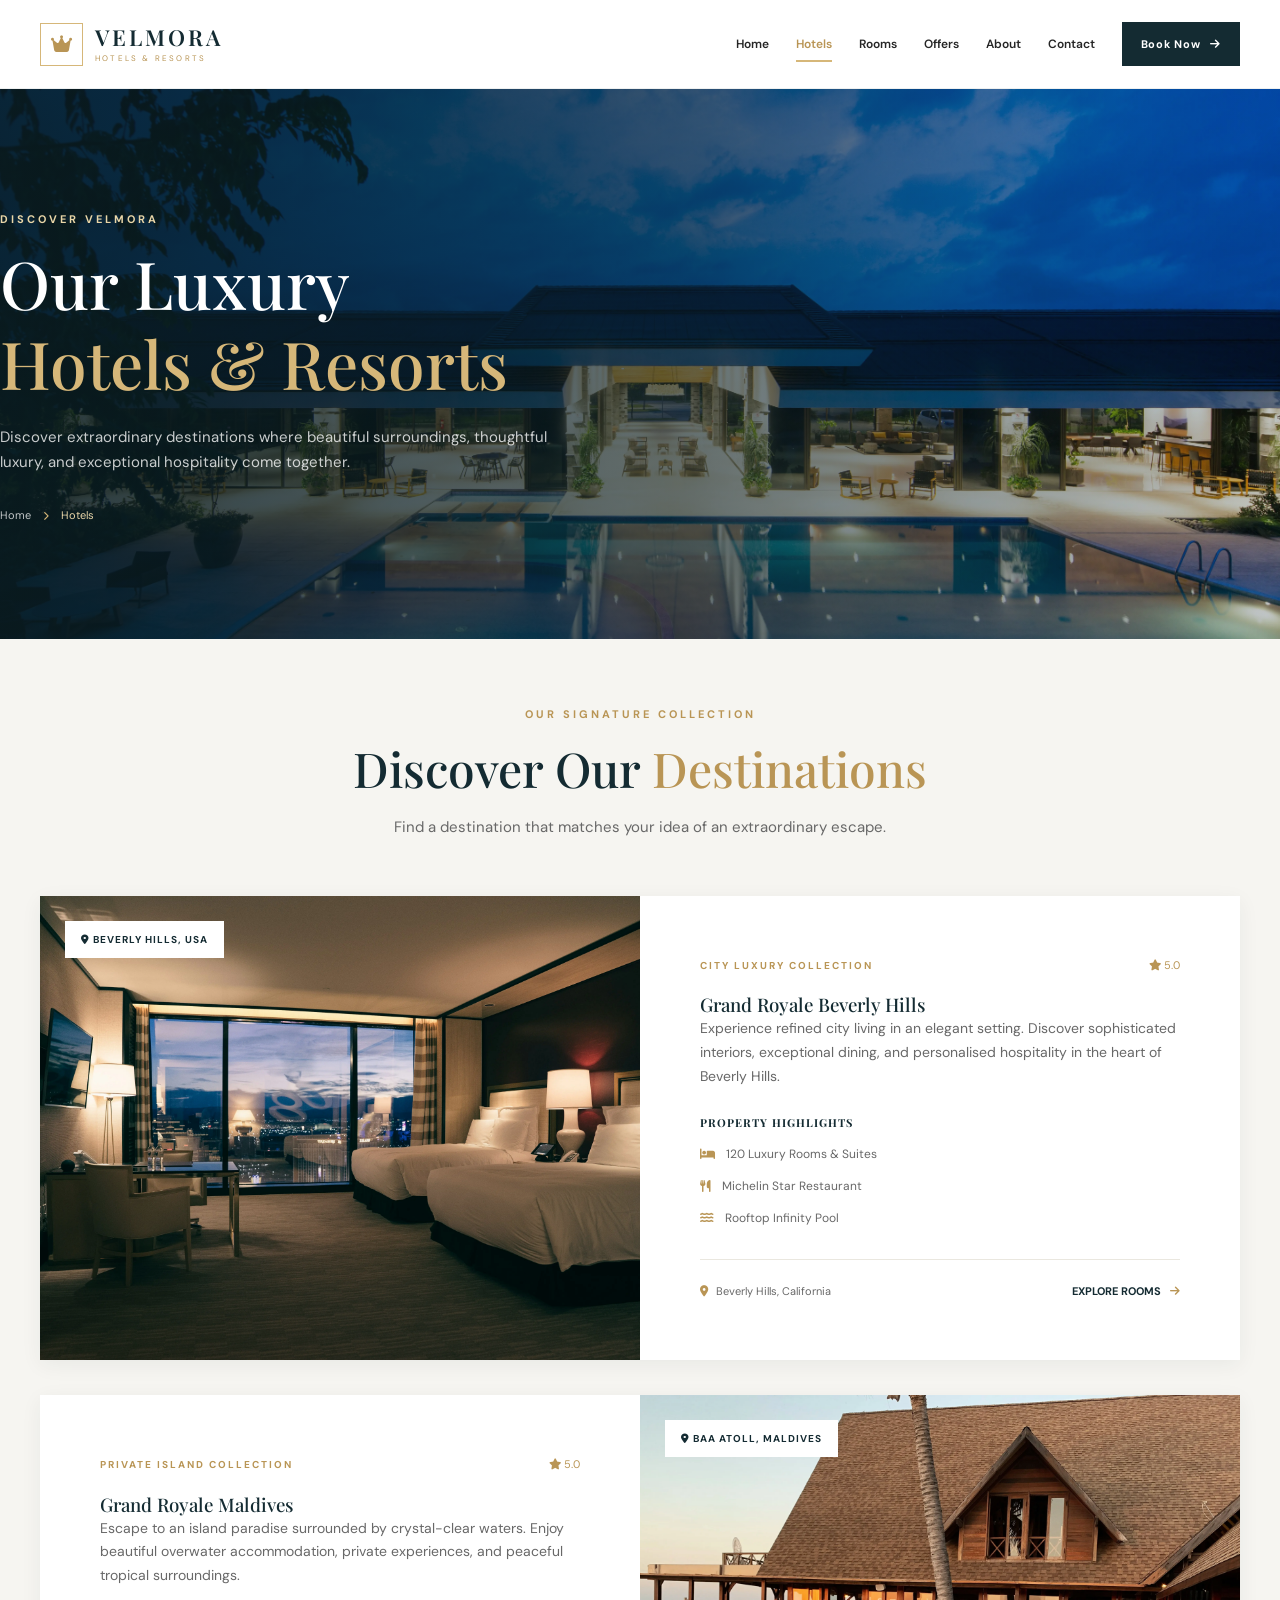
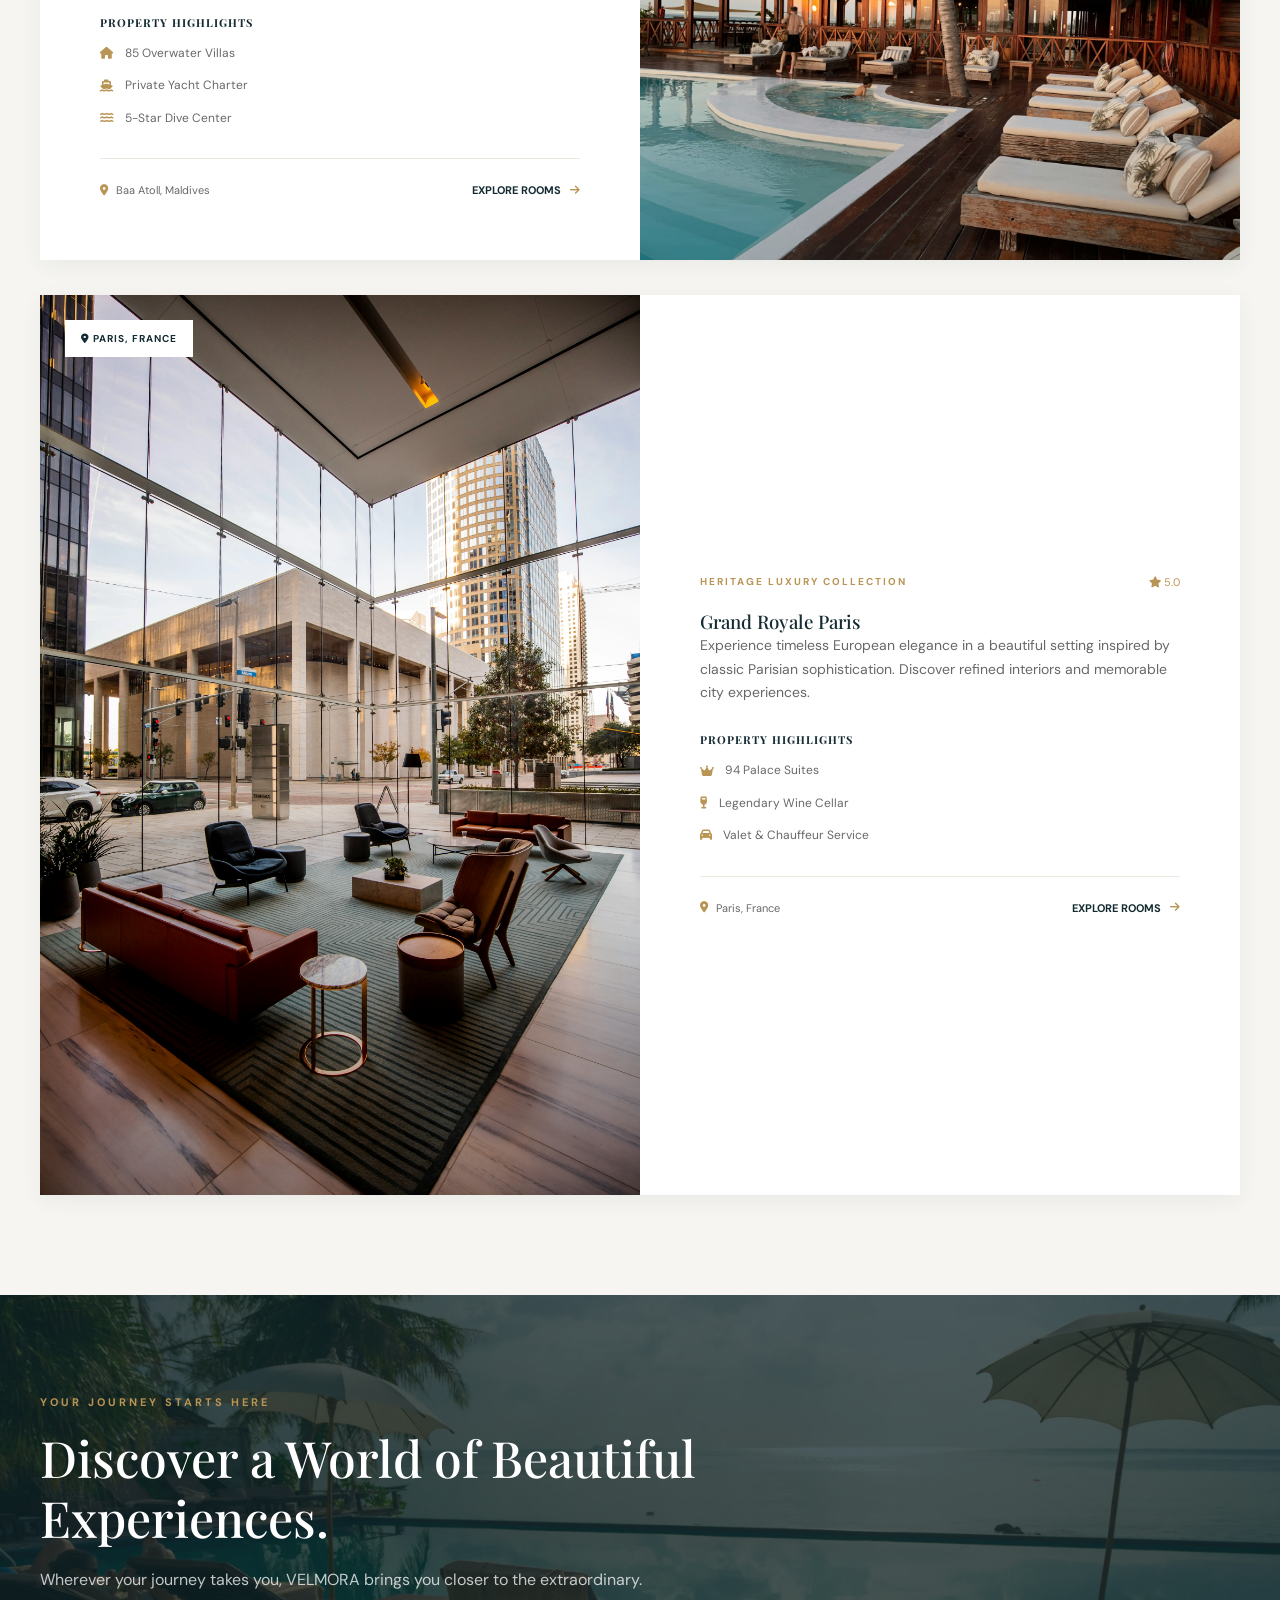
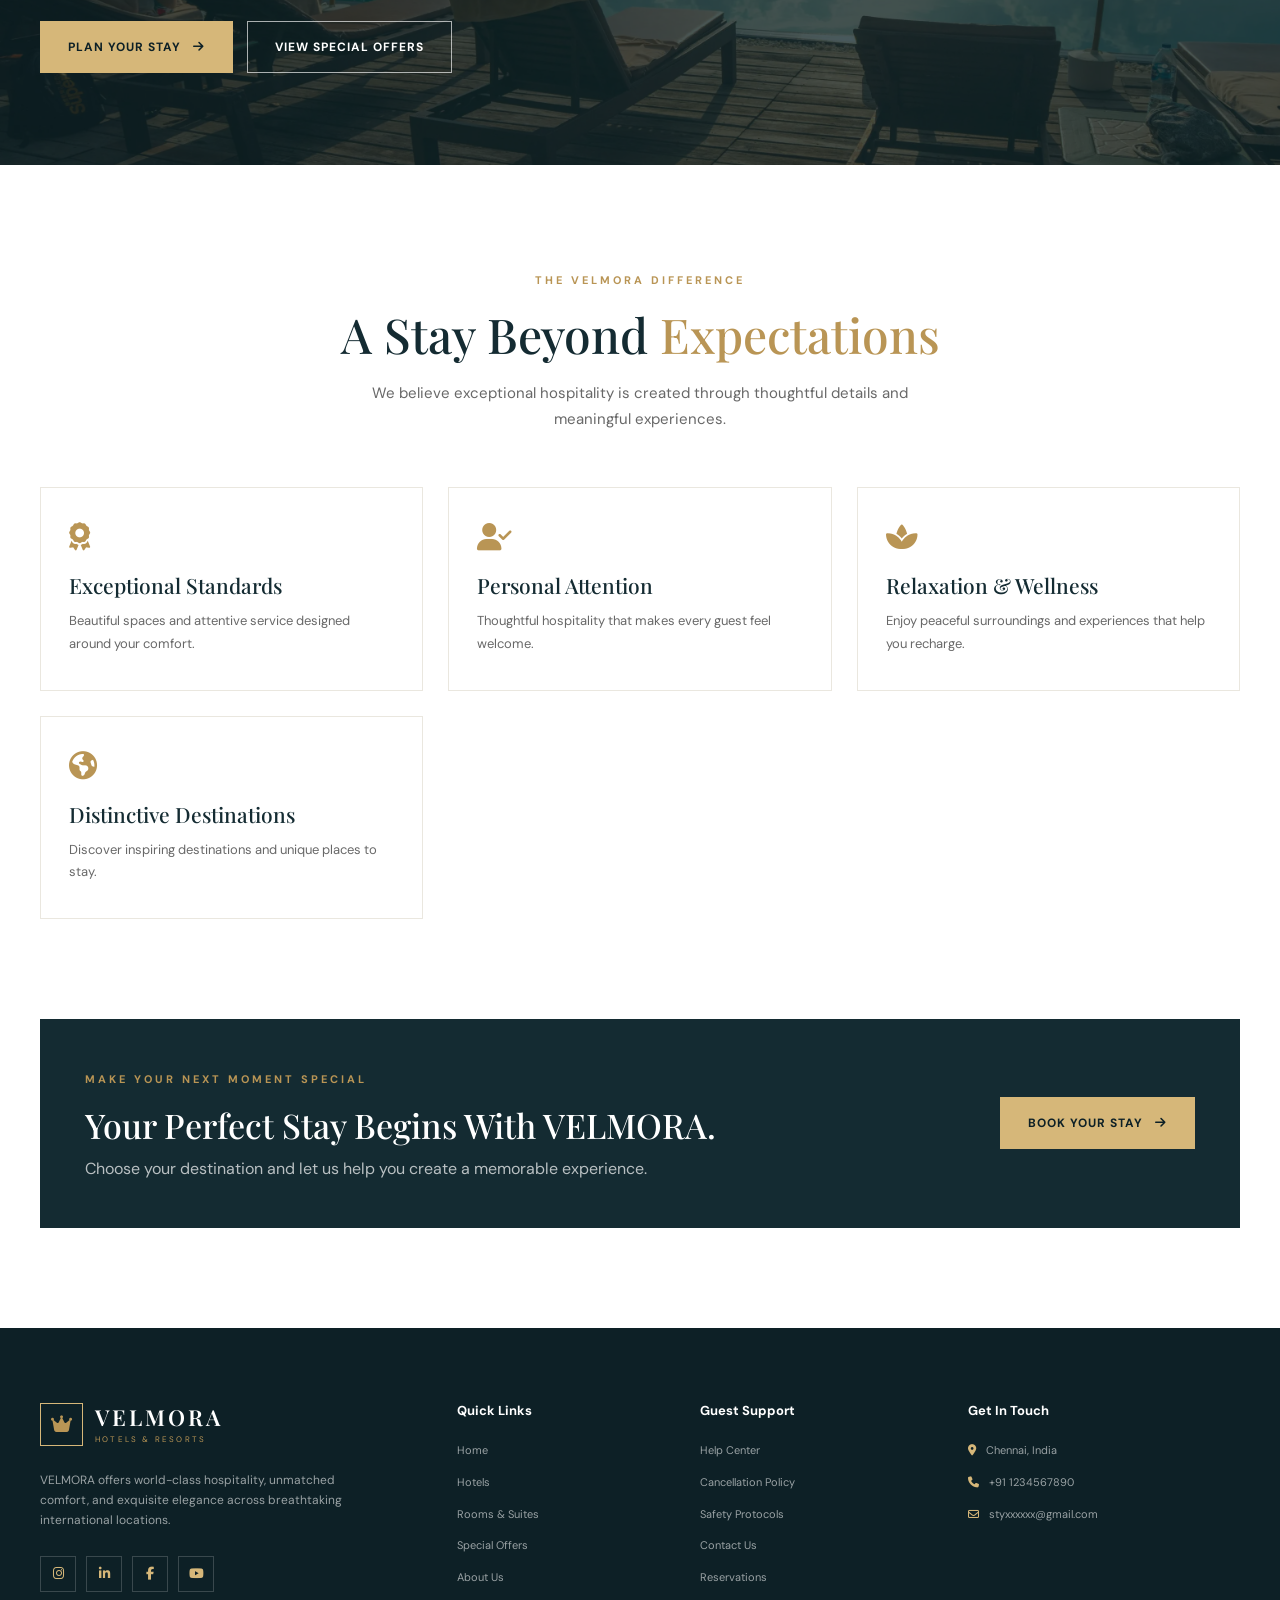
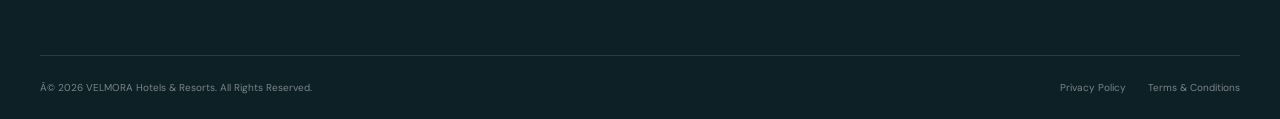
<file: hotels.html>
﻿
<!DOCTYPE html>
<html lang="en">
<head>
    <meta charset="UTF-8">
    <meta name="viewport" content="width=device-width, initial-scale=1.0">
    <meta name="description" content="Explore exceptional VELMORA luxury hotels and resorts across beautiful international destinations.">
    <meta name="theme-color" content="#142B32">

    <title>Our Hotels | VELMORA Hotels & Resorts</title>

    <!-- Google Fonts -->
    <link rel="preconnect" href="https://fonts.googleapis.com">
    <link rel="preconnect" href="https://fonts.gstatic.com" crossorigin>
    <link href="https://fonts.googleapis.com/css2?family=DM+Sans:wght@400;500;600;700;800&family=Playfair+Display:wght@400;500;600;700&display=swap" rel="stylesheet">

    <!-- Font Awesome -->
    <link rel="stylesheet" href="https://cdnjs.cloudflare.com/ajax/libs/font-awesome/6.5.2/css/all.min.css">

    <!-- AOS -->
    <link rel="stylesheet" href="https://unpkg.com/aos@2.3.1/dist/aos.css">

    <!-- Main CSS -->
    <link rel="stylesheet" href="css/style.css">

    <!-- Main JS -->
    <script src="js/script.js" defer></script>
</head>

<body>

    <!-- ================= PRELOADER ================= -->

    <div class="preloader" id="preloader">
        <div class="preloader-content">

            <div class="preloader-orbit">
                <div class="preloader-ring"></div>
                <div class="preloader-ring-inner"></div>

                <div class="preloader-center">
                    <i class="fa-solid fa-crown"></i>
                </div>
            </div>

            <div class="preloader-brand">
                <h2>VELMORA</h2>
                <span>HOTELS & RESORTS</span>
            </div>

            <div class="preloader-loading-text" id="preloader-text">
                Preparing Your Experience
            </div>

            <div class="preloader-percentage" id="preloader-percent">
                0%
            </div>

            <div class="preloader-progress">
                <div class="preloader-progress-bar" id="preloader-progress"></div>
            </div>

            <p class="preloader-caption">
                THE ART OF EXCEPTIONAL HOSPITALITY
            </p>

        </div>
    </div>


    <!-- ================= HEADER ================= -->

    <header class="site-header" id="site-header">

        <div class="container header-container">

            <a href="index.html" class="brand-logo">
                <span class="brand-icon">
                    <i class="fa-solid fa-crown"></i>
                </span>

                <span class="brand-text">
                    <strong>VELMORA</strong>
                    <small>HOTELS & RESORTS</small>
                </span>
            </a>

            <button class="mobile-menu-toggle"
                    id="mobile-menu-toggle"
                    aria-label="Toggle navigation"
                    aria-expanded="false">
                <i class="fa-solid fa-bars"></i>
            </button>

            <nav class="nav-menu" id="nav-menu">

                <a href="index.html" class="nav-link">Home</a>
                <a href="hotels.html" class="nav-link active">Hotels</a>
                <a href="rooms.html" class="nav-link">Rooms</a>
                <a href="offers.html" class="nav-link">Offers</a>
                <a href="about.html" class="nav-link">About</a>
                <a href="contact.html" class="nav-link">Contact</a>

                <a href="booking.html" class="nav-book-btn">
                    Book Now
                    <i class="fa-solid fa-arrow-right"></i>
                </a>

            </nav>

        </div>

    </header>


    <!-- ================= MAIN ================= -->

    <main>

        <!-- ================= PAGE HERO ================= -->

        <section class="page-hero hotels-hero">

            <div class="page-hero-image">

                <img
                    src="img/fernando-alvarez-rodriguez-M7GddPqJowg-unsplash.webp"
                    alt="Beautiful luxury resort destination"
                >

                <div class="page-hero-overlay"></div>

            </div>

            <div class="container page-hero-container">

                <div class="page-hero-content" data-aos="fade-up">

                    <span class="section-eyebrow">
                        DISCOVER VELMORA
                    </span>

                    <h1>
                        Our Luxury
                        <span>Hotels & Resorts</span>
                    </h1>

                    <p>
                        Discover extraordinary destinations where
                        beautiful surroundings, thoughtful luxury,
                        and exceptional hospitality come together.
                    </p>

                    <div class="page-hero-breadcrumb">
                        <a href="index.html">Home</a>
                        <i class="fa-solid fa-chevron-right"></i>
                        <span>Hotels</span>
                    </div>

                </div>

            </div>

        </section>


       


        <!-- ================= HOTEL COLLECTION ================= -->

        <section class="hotels-collection-section">

            <div class="container">

                <div class="section-heading" data-aos="fade-up">

                    <span class="section-eyebrow">
                        OUR SIGNATURE COLLECTION
                    </span>

                    <h2>
                        Discover Our
                        <span>Destinations</span>
                    </h2>

                    <p>
                        Find a destination that matches your idea
                        of an extraordinary escape.
                    </p>

                </div>


                <!-- HOTEL 1 -->

                <article class="hotel-property-card" data-aos="fade-up">

                    <div class="hotel-property-image">

                        <img
                            src="img/erik-mclean-jbwrqHBZPUY-unsplash.webp"
                            alt="Luxury hotel in Beverly Hills"
                            loading="lazy"
                        >

                        <span class="hotel-location-badge">
                            <i class="fa-solid fa-location-dot"></i>
                            BEVERLY HILLS, USA
                        </span>

                        <div class="hotel-image-overlay"></div>

                    </div>

                    <div class="hotel-property-content">

                        <div class="hotel-property-top">

                            <span class="hotel-property-category">
                                CITY LUXURY COLLECTION
                            </span>

                            <span class="hotel-property-rating">
                                <i class="fa-solid fa-star"></i>
                                5.0
                            </span>

                        </div>

                        <h3>Grand Royale Beverly Hills</h3>

                        <p class="hotel-property-description">
                            Experience refined city living in an
                            elegant setting. Discover sophisticated
                            interiors, exceptional dining, and
                            personalised hospitality in the heart
                            of Beverly Hills.
                        </p>

                        <h4 class="hotel-amenities-heading">
                            PROPERTY HIGHLIGHTS
                        </h4>

                        <ul class="hotel-amenities-list">

                            <li>
                                <i class="fa-solid fa-bed"></i>
                                120 Luxury Rooms & Suites
                            </li>

                            <li>
                                <i class="fa-solid fa-utensils"></i>
                                Michelin Star Restaurant
                            </li>

                            <li>
                                <i class="fa-solid fa-water"></i>
                                Rooftop Infinity Pool
                            </li>

                        </ul>

                        <div class="hotel-property-footer">

                            <span class="hotel-property-location">
                                <i class="fa-solid fa-location-dot"></i>
                                Beverly Hills, California
                            </span>

                            <a href="rooms.html" class="hotel-explore-btn">
                                Explore Rooms
                                <i class="fa-solid fa-arrow-right"></i>
                            </a>

                        </div>

                    </div>

                </article>


                <!-- HOTEL 2 -->

                <article class="hotel-property-card hotel-card-reverse" data-aos="fade-up">

                    <div class="hotel-property-image">

                        <img
                            src="img/bilderboken-rlwE8f8anOc-unsplash.webp"
                            alt="Luxury overwater resort in Maldives"
                            loading="lazy"
                        >

                        <span class="hotel-location-badge">
                            <i class="fa-solid fa-location-dot"></i>
                            BAA ATOLL, MALDIVES
                        </span>

                        <div class="hotel-image-overlay"></div>

                    </div>

                    <div class="hotel-property-content">

                        <div class="hotel-property-top">

                            <span class="hotel-property-category">
                                PRIVATE ISLAND COLLECTION
                            </span>

                            <span class="hotel-property-rating">
                                <i class="fa-solid fa-star"></i>
                                5.0
                            </span>

                        </div>

                        <h3>Grand Royale Maldives</h3>

                        <p class="hotel-property-description">
                            Escape to an island paradise surrounded
                            by crystal-clear waters. Enjoy beautiful
                            overwater accommodation, private experiences,
                            and peaceful tropical surroundings.
                        </p>

                        <h4 class="hotel-amenities-heading">
                            PROPERTY HIGHLIGHTS
                        </h4>

                        <ul class="hotel-amenities-list">

                            <li>
                                <i class="fa-solid fa-house"></i>
                                85 Overwater Villas
                            </li>

                            <li>
                                <i class="fa-solid fa-ship"></i>
                                Private Yacht Charter
                            </li>

                            <li>
                                <i class="fa-solid fa-water"></i>
                                5-Star Dive Center
                            </li>

                        </ul>

                        <div class="hotel-property-footer">

                            <span class="hotel-property-location">
                                <i class="fa-solid fa-location-dot"></i>
                                Baa Atoll, Maldives
                            </span>

                            <a href="rooms.html" class="hotel-explore-btn">
                                Explore Rooms
                                <i class="fa-solid fa-arrow-right"></i>
                            </a>

                        </div>

                    </div>

                </article>


                <!-- HOTEL 3 -->

                <article class="hotel-property-card" data-aos="fade-up">

                    <div class="hotel-property-image">

                        <img
                            src="img/darshan-patel-DfzzpBRZCT0-unsplash.webp"
                            alt="Luxury European hotel in Paris"
                            loading="lazy"
                        >

                        <span class="hotel-location-badge">
                            <i class="fa-solid fa-location-dot"></i>
                            PARIS, FRANCE
                        </span>

                        <div class="hotel-image-overlay"></div>

                    </div>

                    <div class="hotel-property-content">

                        <div class="hotel-property-top">

                            <span class="hotel-property-category">
                                HERITAGE LUXURY COLLECTION
                            </span>

                            <span class="hotel-property-rating">
                                <i class="fa-solid fa-star"></i>
                                5.0
                            </span>

                        </div>

                        <h3>Grand Royale Paris</h3>

                        <p class="hotel-property-description">
                            Experience timeless European elegance
                            in a beautiful setting inspired by
                            classic Parisian sophistication.
                            Discover refined interiors and
                            memorable city experiences.
                        </p>

                        <h4 class="hotel-amenities-heading">
                            PROPERTY HIGHLIGHTS
                        </h4>

                        <ul class="hotel-amenities-list">

                            <li>
                                <i class="fa-solid fa-crown"></i>
                                94 Palace Suites
                            </li>

                            <li>
                                <i class="fa-solid fa-wine-glass"></i>
                                Legendary Wine Cellar
                            </li>

                            <li>
                                <i class="fa-solid fa-car"></i>
                                Valet & Chauffeur Service
                            </li>

                        </ul>

                        <div class="hotel-property-footer">

                            <span class="hotel-property-location">
                                <i class="fa-solid fa-location-dot"></i>
                                Paris, France
                            </span>

                            <a href="rooms.html" class="hotel-explore-btn">
                                Explore Rooms
                                <i class="fa-solid fa-arrow-right"></i>
                            </a>

                        </div>

                    </div>

                </article>

            </div>

        </section>


        <!-- ================= EXPERIENCE BANNER ================= -->

        <section class="hotels-experience-section">

            <div class="hotels-experience-background">

                <img
                    src="img/sasha-kaunas-xEaAoizNFV8-unsplash.webp"
                    alt="Beautiful tropical luxury resort"
                    loading="lazy"
                >

                <div class="hotels-experience-overlay"></div>

            </div>

            <div class="container">

                <div class="hotels-experience-content" data-aos="fade-up">

                    <span class="section-eyebrow">
                        YOUR JOURNEY STARTS HERE
                    </span>

                    <h2>
                        Discover a World
                        of <span>Beautiful Experiences.</span>
                    </h2>

                    <p>
                        Wherever your journey takes you,
                        VELMORA brings you closer to the
                        extraordinary.
                    </p>

                    <div class="hotels-experience-buttons">

                        <a href="booking.html" class="btn btn-primary">
                            Plan Your Stay
                            <i class="fa-solid fa-arrow-right"></i>
                        </a>

                        <a href="offers.html" class="btn btn-outline">
                            View Special Offers
                        </a>

                    </div>

                </div>

            </div>

        </section>


        <!-- ================= WHY CHOOSE US ================= -->

        <section class="why-choose-section">

            <div class="container">

                <div class="section-heading" data-aos="fade-up">

                    <span class="section-eyebrow">
                        THE VELMORA DIFFERENCE
                    </span>

                    <h2>
                        A Stay Beyond
                        <span>Expectations</span>
                    </h2>

                    <p>
                        We believe exceptional hospitality is
                        created through thoughtful details
                        and meaningful experiences.
                    </p>

                </div>

                <div class="why-choose-grid">

                    <article class="why-choose-card" data-aos="fade-up">

                        <div class="why-choose-icon">
                            <i class="fa-solid fa-award"></i>
                        </div>

                        <h3>Exceptional Standards</h3>

                        <p>
                            Beautiful spaces and attentive service
                            designed around your comfort.
                        </p>

                    </article>

                    <article class="why-choose-card" data-aos="fade-up" data-aos-delay="100">

                        <div class="why-choose-icon">
                            <i class="fa-solid fa-user-check"></i>
                        </div>

                        <h3>Personal Attention</h3>

                        <p>
                            Thoughtful hospitality that makes
                            every guest feel welcome.
                        </p>

                    </article>

                    <article class="why-choose-card" data-aos="fade-up" data-aos-delay="200">

                        <div class="why-choose-icon">
                            <i class="fa-solid fa-spa"></i>
                        </div>

                        <h3>Relaxation & Wellness</h3>

                        <p>
                            Enjoy peaceful surroundings and
                            experiences that help you recharge.
                        </p>

                    </article>

                    <article class="why-choose-card" data-aos="fade-up" data-aos-delay="300">

                        <div class="why-choose-icon">
                            <i class="fa-solid fa-earth-americas"></i>
                        </div>

                        <h3>Distinctive Destinations</h3>

                        <p>
                            Discover inspiring destinations
                            and unique places to stay.
                        </p>

                    </article>

                </div>

            </div>

        </section>


        <!-- ================= BOOKING CTA ================= -->

        <section class="hotel-booking-cta">

            <div class="container">

                <div class="hotel-booking-cta-inner" data-aos="fade-up">

                    <div class="hotel-booking-cta-content">

                        <span class="section-eyebrow">
                            MAKE YOUR NEXT MOMENT SPECIAL
                        </span>

                        <h2>
                            Your Perfect Stay
                            <span>Begins With VELMORA.</span>
                        </h2>

                        <p>
                            Choose your destination and let us
                            help you create a memorable experience.
                        </p>

                    </div>

                    <div class="hotel-booking-cta-action">

                        <a href="booking.html" class="btn btn-primary">
                            Book Your Stay
                            <i class="fa-solid fa-arrow-right"></i>
                        </a>

                    </div>

                </div>

            </div>

        </section>

    </main>


    <!-- ================= FOOTER ================= -->

    <footer class="site-footer">

        <div class="container">

            <div class="footer-main">

                <div class="footer-brand-column">

                    <a href="index.html" class="brand-logo footer-logo">

                        <span class="brand-icon">
                            <i class="fa-solid fa-crown"></i>
                        </span>

                        <span class="brand-text">
                            <strong>VELMORA</strong>
                            <small>HOTELS & RESORTS</small>
                        </span>

                    </a>

                    <p>
                        VELMORA offers world-class hospitality,
                        unmatched comfort, and exquisite elegance
                        across breathtaking international locations.
                    </p>

                    <div class="footer-socials">

                        <a href="https://www.instagram.com/" target="_blank" rel="noopener noreferrer" aria-label="Instagram">
                            <i class="fa-brands fa-instagram"></i>
                        </a>

                        <a href="https://www.linkedin.com/" target="_blank" rel="noopener noreferrer" aria-label="LinkedIn">
                            <i class="fa-brands fa-linkedin-in"></i>
                        </a>

                        <a href="https://www.facebook.com/" target="_blank" rel="noopener noreferrer" aria-label="Facebook">
                            <i class="fa-brands fa-facebook-f"></i>
                        </a>

                        <a href="https://www.youtube.com/" target="_blank" rel="noopener noreferrer" aria-label="YouTube">
                            <i class="fa-brands fa-youtube"></i>
                        </a>

                    </div>

                </div>


                <div class="footer-links-column">

                    <h3>Quick Links</h3>

                    <a href="index.html">Home</a>
                    <a href="hotels.html">Hotels</a>
                    <a href="rooms.html">Rooms & Suites</a>
                    <a href="offers.html">Special Offers</a>
                    <a href="about.html">About Us</a>

                </div>


                <div class="footer-links-column">

                    <h3>Guest Support</h3>

                    <a href="contact.html">Help Center</a>
                    <a href="contact.html">Cancellation Policy</a>
                    <a href="contact.html">Safety Protocols</a>
                    <a href="contact.html">Contact Us</a>
                    <a href="booking.html">Reservations</a>

                </div>


                <div class="footer-contact-column">

                    <h3>Get In Touch</h3>

                    <p>
                        <i class="fa-solid fa-location-dot"></i>
                        Chennai, India
                    </p>

                    <a href="tel:+911234567890">
                        <i class="fa-solid fa-phone"></i>
                        +91 1234567890
                    </a>

                    <a href="mailto:styxxxxxx@gmail.com">
                        <i class="fa-regular fa-envelope"></i>
                        styxxxxxx@gmail.com
                    </a>

                </div>

            </div>

            <div class="footer-bottom">

                <p>
                    Â© 2026 VELMORA Hotels & Resorts.
                    All Rights Reserved.
                </p>

                <div class="footer-bottom-links">
                    <a href="contact.html">Privacy Policy</a>
                    <a href="contact.html">Terms & Conditions</a>
                </div>

            </div>

        </div>

    </footer>


    <!-- ================= TOAST ================= -->

    <div class="toast-container" id="toast-container">
        <div class="toast-message" id="toast-message">
            <i class="fa-solid fa-circle-check"></i>
            <span id="toast-text">Success</span>
        </div>
    </div>


    <!-- ================= BACK TO TOP ================= -->

    <button class="back-to-top"
            id="back-to-top"
            aria-label="Back to top">

        <i class="fa-solid fa-arrow-up"></i>

    </button>


    <!-- AOS Script -->
    <script src="https://unpkg.com/aos@2.3.1/dist/aos.js"></script>

</body>
</html>
</file>
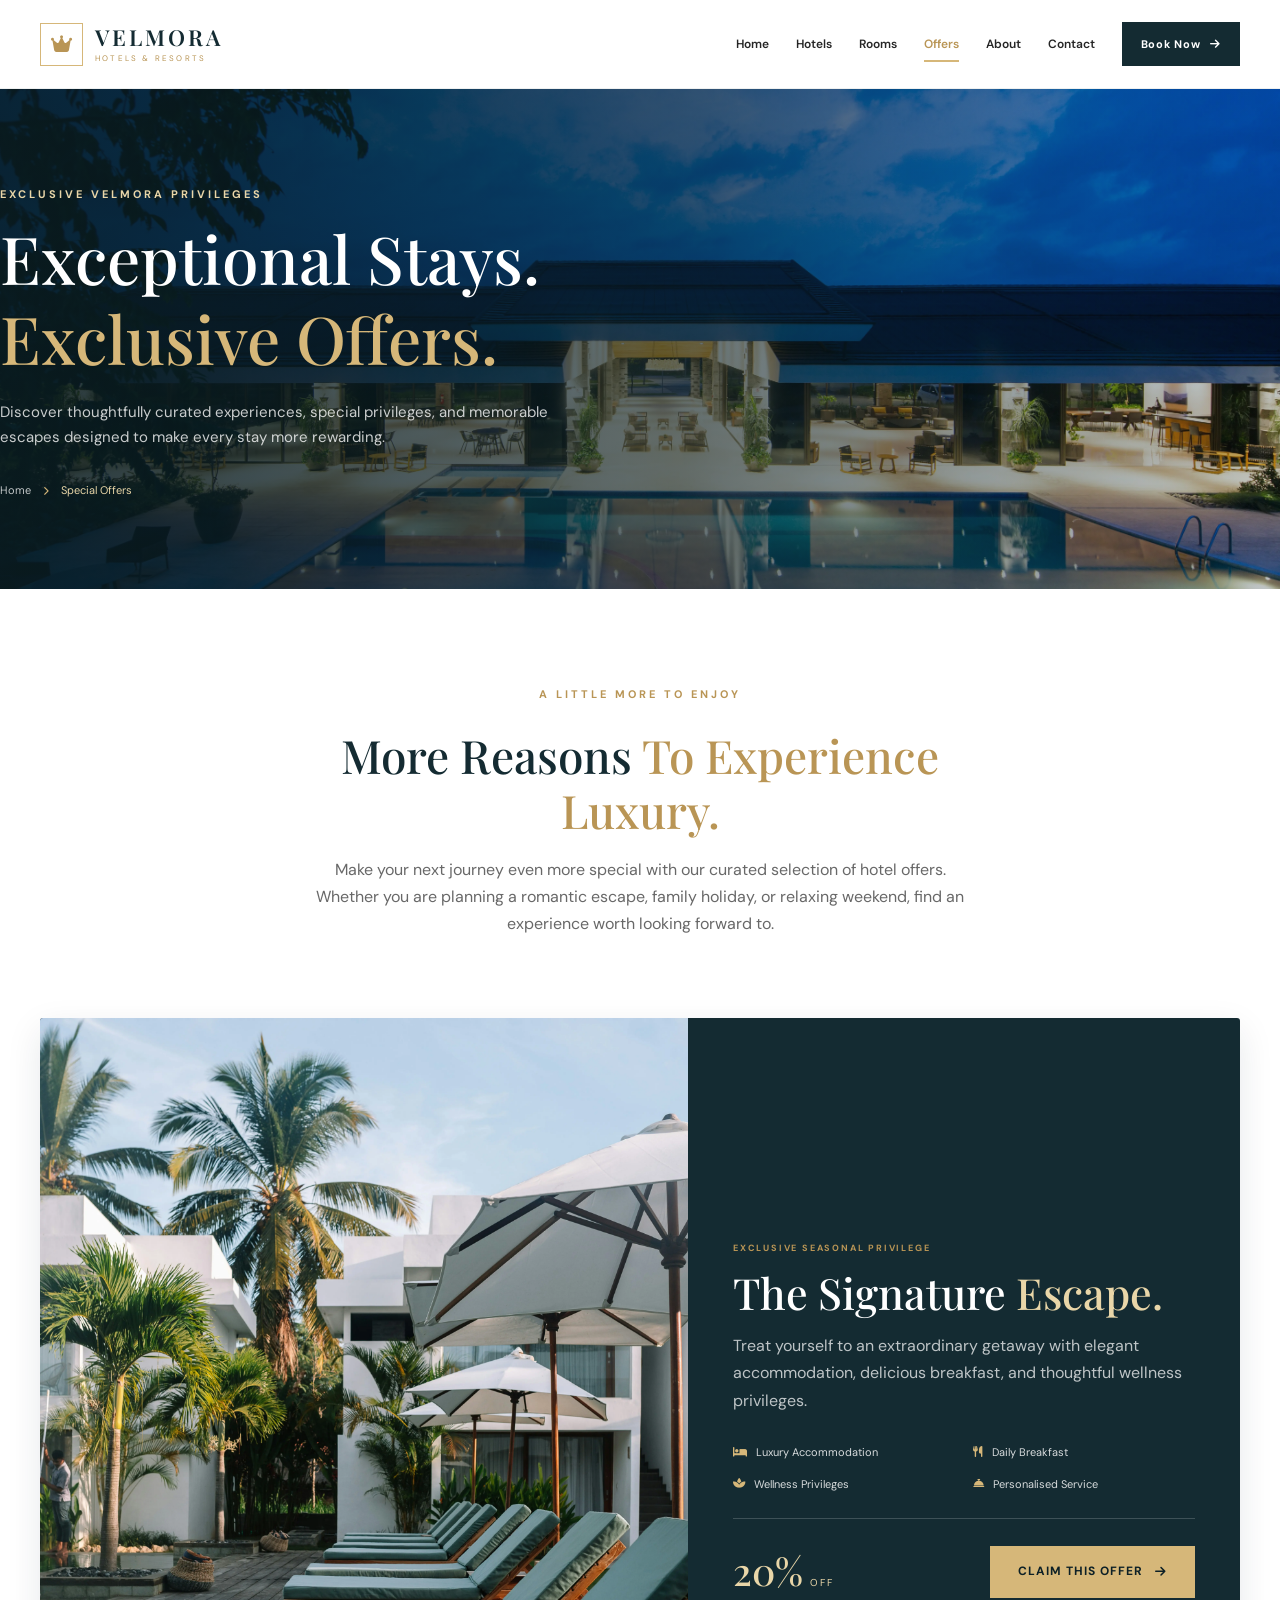
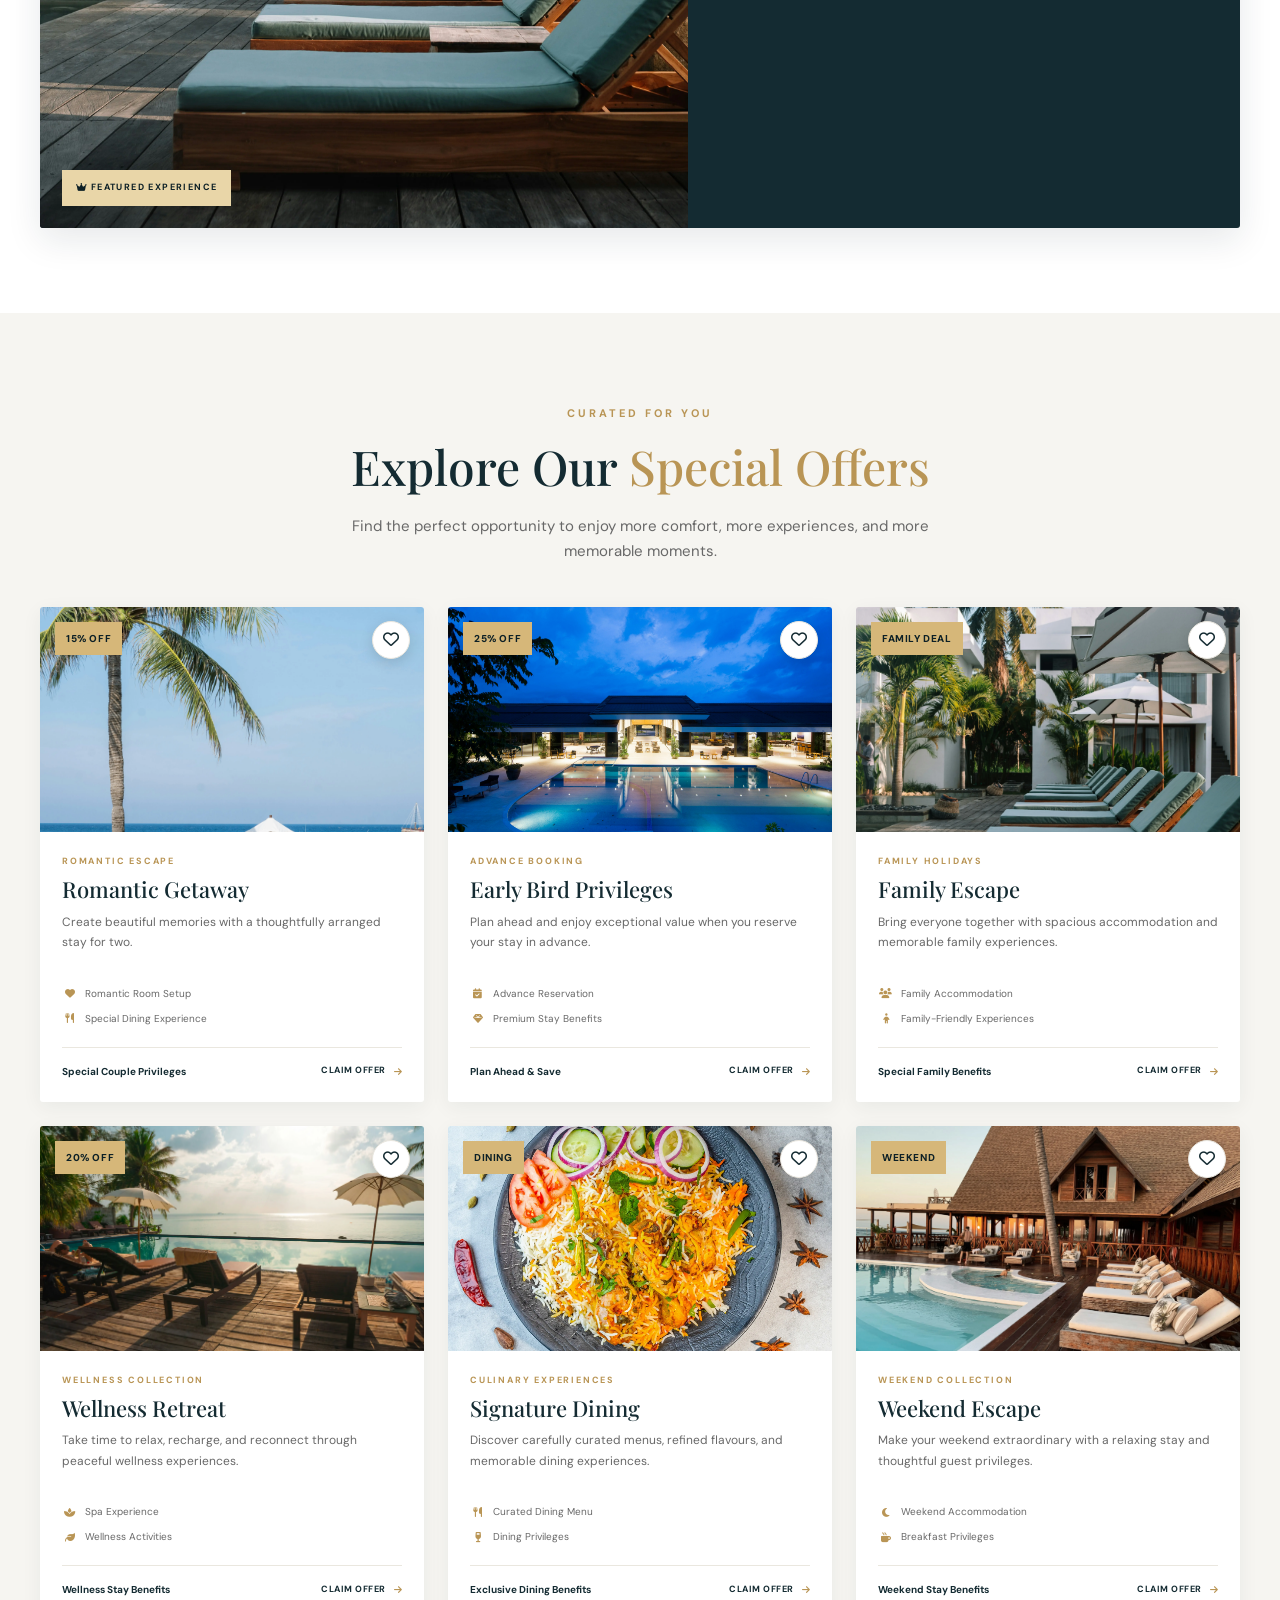
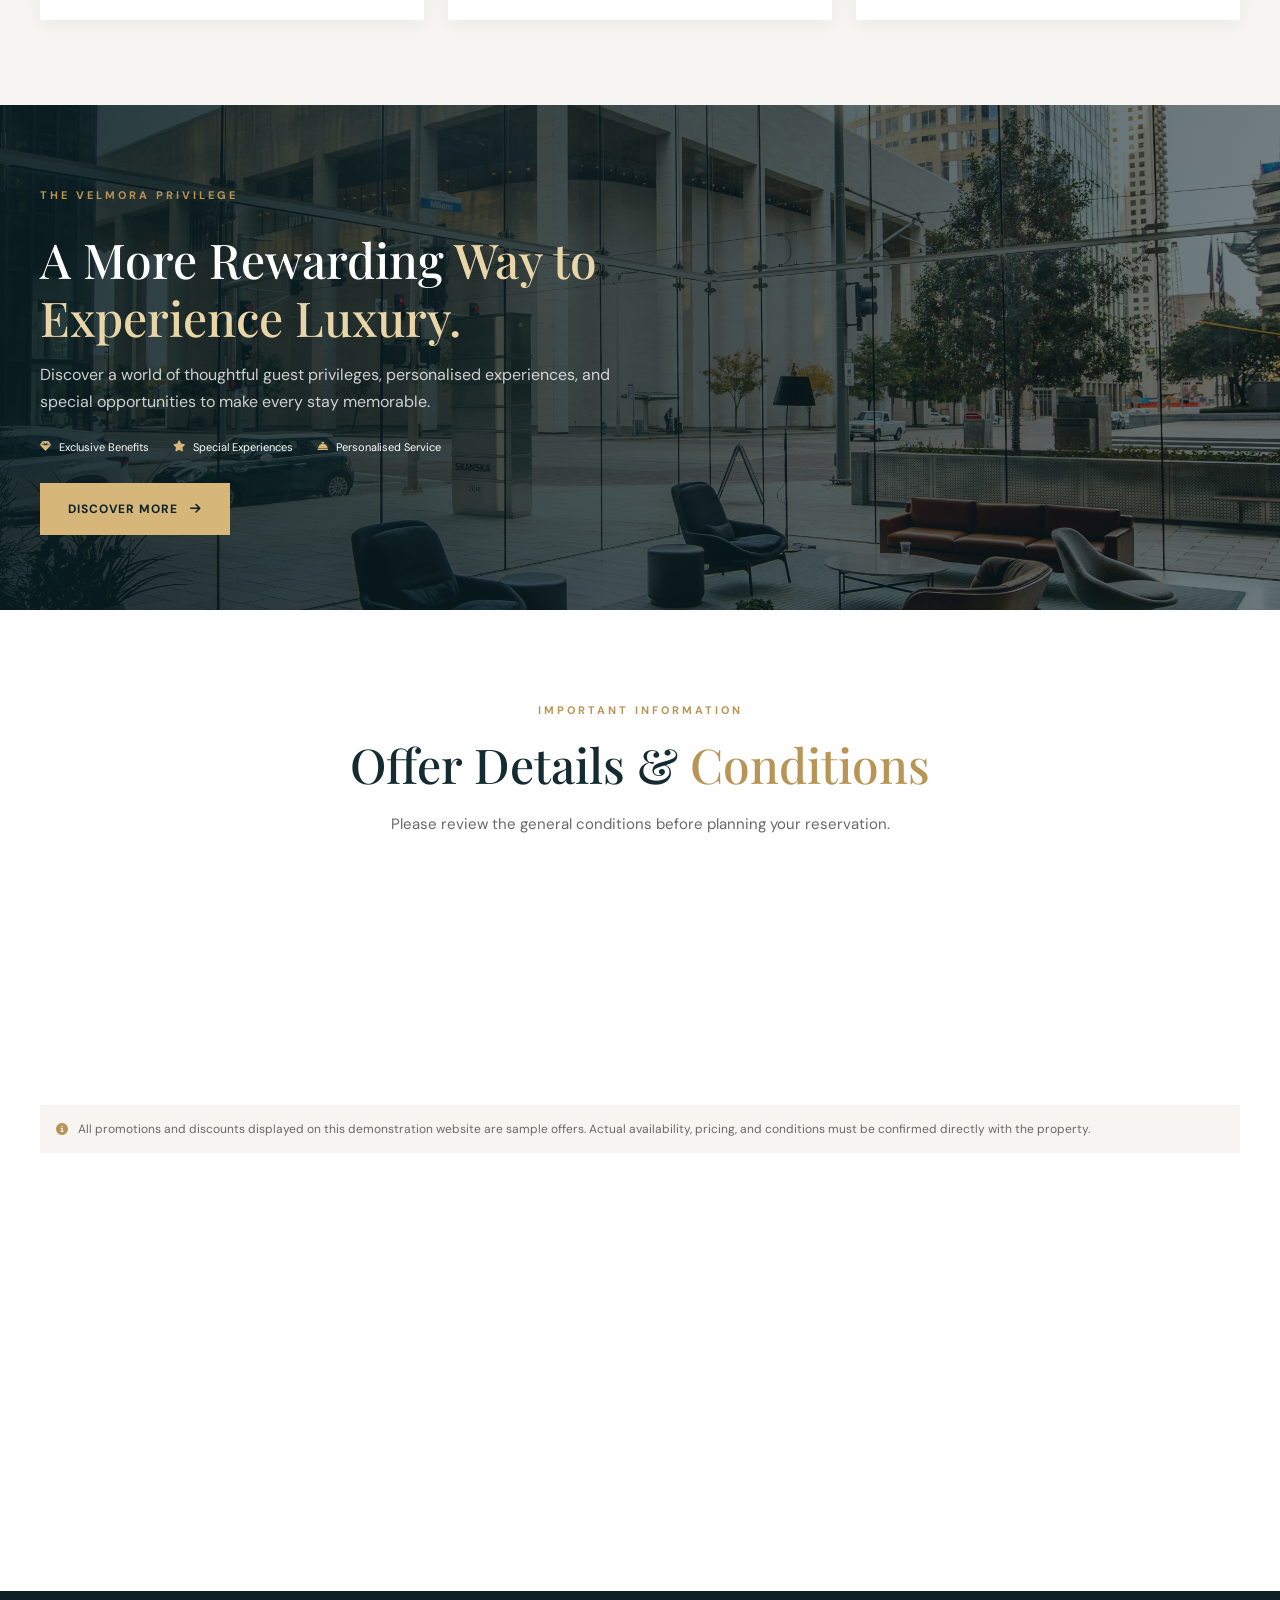
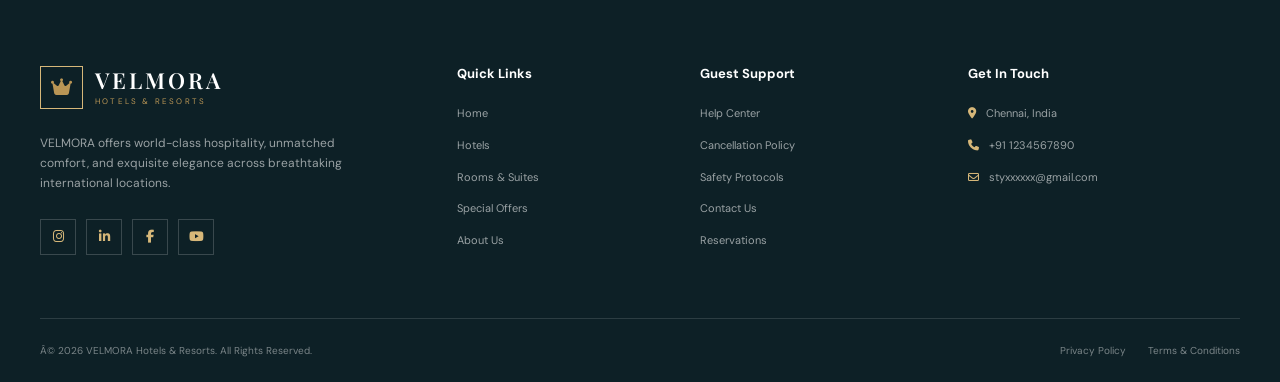
<file: offers.html>
﻿
<!DOCTYPE html>
<html lang="en">
<head>
    <meta charset="UTF-8">
    <meta name="viewport" content="width=device-width, initial-scale=1.0">
    <meta name="description" content="Discover exclusive luxury hotel offers, seasonal escapes, and special packages at VELMORA Hotels & Resorts.">
    <meta name="theme-color" content="#142B32">

    <title>Special Offers | VELMORA Hotels & Resorts</title>

    <!-- Google Fonts -->
    <link rel="preconnect" href="https://fonts.googleapis.com">
    <link rel="preconnect" href="https://fonts.gstatic.com" crossorigin>
    <link href="https://fonts.googleapis.com/css2?family=DM+Sans:wght@400;500;600;700;800&family=Playfair+Display:wght@400;500;600;700&display=swap" rel="stylesheet">

    <!-- Font Awesome -->
    <link rel="stylesheet" href="https://cdnjs.cloudflare.com/ajax/libs/font-awesome/6.5.2/css/all.min.css">

    <!-- AOS -->
    <link rel="stylesheet" href="https://unpkg.com/aos@2.3.1/dist/aos.css">

    <!-- Main CSS -->
    <link rel="stylesheet" href="css/style.css">

    <!-- Main JS -->
    <script src="js/script.js" defer></script>
</head>

<body>

    <!-- ================= PRELOADER ================= -->

    <div class="preloader" id="preloader">

        <div class="preloader-content">

            <div class="preloader-orbit">

                <div class="preloader-ring"></div>
                <div class="preloader-ring-inner"></div>

                <div class="preloader-center">
                    <i class="fa-solid fa-crown"></i>
                </div>

            </div>

            <div class="preloader-brand">
                <h2>VELMORA</h2>
                <span>HOTELS & RESORTS</span>
            </div>

            <div class="preloader-loading-text" id="preloader-text">
                Preparing Your Experience
            </div>

            <div class="preloader-percentage" id="preloader-percent">
                0%
            </div>

            <div class="preloader-progress">
                <div class="preloader-progress-bar" id="preloader-progress"></div>
            </div>

            <p class="preloader-caption">
                THE ART OF EXCEPTIONAL HOSPITALITY
            </p>

        </div>

    </div>


    <!-- ================= HEADER ================= -->

    <header class="site-header" id="site-header">

        <div class="container header-container">

            <a href="index.html" class="brand-logo">

                <span class="brand-icon">
                    <i class="fa-solid fa-crown"></i>
                </span>

                <span class="brand-text">
                    <strong>VELMORA</strong>
                    <small>HOTELS & RESORTS</small>
                </span>

            </a>

            <button class="mobile-menu-toggle"
                    id="mobile-menu-toggle"
                    aria-label="Toggle navigation"
                    aria-expanded="false">

                <i class="fa-solid fa-bars"></i>

            </button>

            <nav class="nav-menu" id="nav-menu">

                <a href="index.html" class="nav-link">Home</a>

                <a href="hotels.html" class="nav-link">Hotels</a>

                <a href="rooms.html" class="nav-link">Rooms</a>

                <a href="offers.html" class="nav-link active">Offers</a>

                <a href="about.html" class="nav-link">About</a>

                <a href="contact.html" class="nav-link">Contact</a>

                <a href="booking.html" class="nav-book-btn">
                    Book Now
                    <i class="fa-solid fa-arrow-right"></i>
                </a>

            </nav>

        </div>

    </header>


    <!-- ================= MAIN ================= -->

    <main>

        <!-- ================= HERO ================= -->

        <section class="page-hero offers-hero">

            <div class="page-hero-image">

                <img
                    src="img/fernando-alvarez-rodriguez-M7GddPqJowg-unsplash.webp"
                    alt="Luxury resort with beautiful swimming pool"
                >

                <div class="page-hero-overlay"></div>

            </div>

            <div class="container page-hero-container">

                <div class="page-hero-content" data-aos="fade-up">

                    <span class="section-eyebrow">
                        EXCLUSIVE VELMORA PRIVILEGES
                    </span>

                    <h1>
                        Exceptional Stays.
                        <span>Exclusive Offers.</span>
                    </h1>

                    <p>
                        Discover thoughtfully curated experiences,
                        special privileges, and memorable escapes
                        designed to make every stay more rewarding.
                    </p>

                    <div class="page-hero-breadcrumb">

                        <a href="index.html">Home</a>

                        <i class="fa-solid fa-chevron-right"></i>

                        <span>Special Offers</span>

                    </div>

                </div>

            </div>

        </section>


        <!-- ================= INTRODUCTION ================= -->

        <section class="offers-intro">

            <div class="container">

                <div class="offers-intro-content" data-aos="fade-up">

                    <span class="section-eyebrow">
                        A LITTLE MORE TO ENJOY
                    </span>

                    <h2>
                        More Reasons
                        <span>To Experience Luxury.</span>
                    </h2>

                    <p>
                        Make your next journey even more special
                        with our curated selection of hotel offers.
                        Whether you are planning a romantic escape,
                        family holiday, or relaxing weekend,
                        find an experience worth looking forward to.
                    </p>

                </div>

            </div>

        </section>


        <!-- ================= FEATURED OFFER ================= -->

        <section class="featured-offer-section">

            <div class="container">

                <div class="featured-offer-card" data-aos="fade-up">

                    <div class="featured-offer-image">

                        <img
                            src="img/spenser-sembrat-ezKnKvpXkYE-unsplash.webp"
                            alt="Signature luxury hotel escape"
                            loading="lazy"
                        >

                        <span class="featured-offer-tag">
                            <i class="fa-solid fa-crown"></i>
                            FEATURED EXPERIENCE
                        </span>

                    </div>

                    <div class="featured-offer-content">

                        <span class="offer-eyebrow">
                            EXCLUSIVE SEASONAL PRIVILEGE
                        </span>

                        <h2>
                            The Signature
                            <span>Escape.</span>
                        </h2>

                        <p>
                            Treat yourself to an extraordinary getaway
                            with elegant accommodation, delicious
                            breakfast, and thoughtful wellness
                            privileges.
                        </p>

                        <div class="featured-offer-benefits">

                            <div>
                                <i class="fa-solid fa-bed"></i>
                                <span>Luxury Accommodation</span>
                            </div>

                            <div>
                                <i class="fa-solid fa-utensils"></i>
                                <span>Daily Breakfast</span>
                            </div>

                            <div>
                                <i class="fa-solid fa-spa"></i>
                                <span>Wellness Privileges</span>
                            </div>

                            <div>
                                <i class="fa-solid fa-concierge-bell"></i>
                                <span>Personalised Service</span>
                            </div>

                        </div>

                        <div class="featured-offer-bottom">

                            <div class="featured-offer-discount">
                                <strong>20%</strong>
                                <span>OFF</span>
                            </div>

                            <a href="booking.html?offer=signature-escape"
                               class="btn btn-primary">

                                Claim This Offer
                                <i class="fa-solid fa-arrow-right"></i>

                            </a>

                        </div>

                    </div>

                </div>

            </div>

        </section>


        <!-- ================= SPECIAL OFFERS ================= -->

        <section class="special-offers-section">

            <div class="container">

                <div class="section-heading" data-aos="fade-up">

                    <span class="section-eyebrow">
                        CURATED FOR YOU
                    </span>

                    <h2>
                        Explore Our
                        <span>Special Offers</span>
                    </h2>

                    <p>
                        Find the perfect opportunity to enjoy
                        more comfort, more experiences, and
                        more memorable moments.
                    </p>

                </div>


                <div class="offers-grid">


                    <!-- OFFER 1 -->

                    <article class="offer-card" data-aos="fade-up">

                        <div class="offer-card-image">

                            <img
                                src="img/antonio-araujo-wYdzYVGMHQs-unsplash.webp"
                                alt="Romantic resort getaway"
                                loading="lazy"
                            >

                            <span class="offer-discount-badge">
                                15% OFF
                            </span>

                            <button class="offer-save-btn"
                                    type="button"
                                    aria-label="Save Romantic Getaway offer">

                                <i class="fa-regular fa-heart"></i>

                            </button>

                        </div>

                        <div class="offer-card-content">

                            <span class="offer-category">
                                ROMANTIC ESCAPE
                            </span>

                            <h3>Romantic Getaway</h3>

                            <p>
                                Create beautiful memories with
                                a thoughtfully arranged stay
                                for two.
                            </p>

                            <div class="offer-inclusions">

                                <span>
                                    <i class="fa-solid fa-heart"></i>
                                    Romantic Room Setup
                                </span>

                                <span>
                                    <i class="fa-solid fa-utensils"></i>
                                    Special Dining Experience
                                </span>

                            </div>

                            <div class="offer-card-footer">

                                <span class="offer-price">
                                    Special Couple Privileges
                                </span>

                                <a href="booking.html?offer=romantic-getaway"
                                   class="offer-claim-btn">

                                    Claim Offer
                                    <i class="fa-solid fa-arrow-right"></i>

                                </a>

                            </div>

                        </div>

                    </article>


                    <!-- OFFER 2 -->

                    <article class="offer-card" data-aos="fade-up" data-aos-delay="100">

                        <div class="offer-card-image">

                            <img
                                src="img/fernando-alvarez-rodriguez-M7GddPqJowg-unsplash.webp"
                                alt="Early booking luxury hotel offer"
                                loading="lazy"
                            >

                            <span class="offer-discount-badge">
                                25% OFF
                            </span>

                            <button class="offer-save-btn"
                                    type="button"
                                    aria-label="Save Early Bird offer">

                                <i class="fa-regular fa-heart"></i>

                            </button>

                        </div>

                        <div class="offer-card-content">

                            <span class="offer-category">
                                ADVANCE BOOKING
                            </span>

                            <h3>Early Bird Privileges</h3>

                            <p>
                                Plan ahead and enjoy exceptional
                                value when you reserve your stay
                                in advance.
                            </p>

                            <div class="offer-inclusions">

                                <span>
                                    <i class="fa-solid fa-calendar-check"></i>
                                    Advance Reservation
                                </span>

                                <span>
                                    <i class="fa-solid fa-gem"></i>
                                    Premium Stay Benefits
                                </span>

                            </div>

                            <div class="offer-card-footer">

                                <span class="offer-price">
                                    Plan Ahead & Save
                                </span>

                                <a href="booking.html?offer=early-bird"
                                   class="offer-claim-btn">

                                    Claim Offer
                                    <i class="fa-solid fa-arrow-right"></i>

                                </a>

                            </div>

                        </div>

                    </article>


                    <!-- OFFER 3 -->

                    <article class="offer-card" data-aos="fade-up" data-aos-delay="200">

                        <div class="offer-card-image">

                            <img
                                src="img/spenser-sembrat-ezKnKvpXkYE-unsplash.webp"
                                alt="Family luxury vacation"
                                loading="lazy"
                            >

                            <span class="offer-discount-badge">
                                FAMILY DEAL
                            </span>

                            <button class="offer-save-btn"
                                    type="button"
                                    aria-label="Save Family Escape offer">

                                <i class="fa-regular fa-heart"></i>

                            </button>

                        </div>

                        <div class="offer-card-content">

                            <span class="offer-category">
                                FAMILY HOLIDAYS
                            </span>

                            <h3>Family Escape</h3>

                            <p>
                                Bring everyone together with
                                spacious accommodation and
                                memorable family experiences.
                            </p>

                            <div class="offer-inclusions">

                                <span>
                                    <i class="fa-solid fa-users"></i>
                                    Family Accommodation
                                </span>

                                <span>
                                    <i class="fa-solid fa-child"></i>
                                    Family-Friendly Experiences
                                </span>

                            </div>

                            <div class="offer-card-footer">

                                <span class="offer-price">
                                    Special Family Benefits
                                </span>

                                <a href="booking.html?offer=family-escape"
                                   class="offer-claim-btn">

                                    Claim Offer
                                    <i class="fa-solid fa-arrow-right"></i>

                                </a>

                            </div>

                        </div>

                    </article>


                    <!-- OFFER 4 -->

                    <article class="offer-card" data-aos="fade-up">

                        <div class="offer-card-image">

                            <img
                                src="img/sasha-kaunas-xEaAoizNFV8-unsplash.webp"
                                alt="Luxury wellness spa retreat"
                                loading="lazy"
                            >

                            <span class="offer-discount-badge">
                                20% OFF
                            </span>

                            <button class="offer-save-btn"
                                    type="button"
                                    aria-label="Save Wellness Retreat offer">

                                <i class="fa-regular fa-heart"></i>

                            </button>

                        </div>

                        <div class="offer-card-content">

                            <span class="offer-category">
                                WELLNESS COLLECTION
                            </span>

                            <h3>Wellness Retreat</h3>

                            <p>
                                Take time to relax, recharge,
                                and reconnect through peaceful
                                wellness experiences.
                            </p>

                            <div class="offer-inclusions">

                                <span>
                                    <i class="fa-solid fa-spa"></i>
                                    Spa Experience
                                </span>

                                <span>
                                    <i class="fa-solid fa-leaf"></i>
                                    Wellness Activities
                                </span>

                            </div>

                            <div class="offer-card-footer">

                                <span class="offer-price">
                                    Wellness Stay Benefits
                                </span>

                                <a href="booking.html?offer=wellness-retreat"
                                   class="offer-claim-btn">

                                    Claim Offer
                                    <i class="fa-solid fa-arrow-right"></i>

                                </a>

                            </div>

                        </div>

                    </article>


                    <!-- OFFER 5 -->

                    <article class="offer-card" data-aos="fade-up" data-aos-delay="100">

                        <div class="offer-card-image">

                            <img
                                src="img/nosh-caterers-L07CScWpHhk-unsplash.webp"
                                alt="Biryani served with fresh herbs and spices"
                                loading="lazy"
                            >

                            <span class="offer-discount-badge">
                                DINING
                            </span>

                            <button class="offer-save-btn"
                                    type="button"
                                    aria-label="Save Signature Dining offer">

                                <i class="fa-regular fa-heart"></i>

                            </button>

                        </div>

                        <div class="offer-card-content">

                            <span class="offer-category">
                                CULINARY EXPERIENCES
                            </span>

                            <h3>Signature Dining</h3>

                            <p>
                                Discover carefully curated menus,
                                refined flavours, and memorable
                                dining experiences.
                            </p>

                            <div class="offer-inclusions">

                                <span>
                                    <i class="fa-solid fa-utensils"></i>
                                    Curated Dining Menu
                                </span>

                                <span>
                                    <i class="fa-solid fa-wine-glass"></i>
                                    Dining Privileges
                                </span>

                            </div>

                            <div class="offer-card-footer">

                                <span class="offer-price">
                                    Exclusive Dining Benefits
                                </span>

                                <a href="booking.html?offer=signature-dining"
                                   class="offer-claim-btn">

                                    Claim Offer
                                    <i class="fa-solid fa-arrow-right"></i>

                                </a>

                            </div>

                        </div>

                    </article>


                    <!-- OFFER 6 -->

                    <article class="offer-card" data-aos="fade-up" data-aos-delay="200">

                        <div class="offer-card-image">

                            <img
                                src="img/bilderboken-rlwE8f8anOc-unsplash.webp"
                                alt="Weekend luxury hotel escape"
                                loading="lazy"
                            >

                            <span class="offer-discount-badge">
                                WEEKEND
                            </span>

                            <button class="offer-save-btn"
                                    type="button"
                                    aria-label="Save Weekend Escape offer">

                                <i class="fa-regular fa-heart"></i>

                            </button>

                        </div>

                        <div class="offer-card-content">

                            <span class="offer-category">
                                WEEKEND COLLECTION
                            </span>

                            <h3>Weekend Escape</h3>

                            <p>
                                Make your weekend extraordinary
                                with a relaxing stay and
                                thoughtful guest privileges.
                            </p>

                            <div class="offer-inclusions">

                                <span>
                                    <i class="fa-solid fa-moon"></i>
                                    Weekend Accommodation
                                </span>

                                <span>
                                    <i class="fa-solid fa-mug-hot"></i>
                                    Breakfast Privileges
                                </span>

                            </div>

                            <div class="offer-card-footer">

                                <span class="offer-price">
                                    Weekend Stay Benefits
                                </span>

                                <a href="booking.html?offer=weekend-escape"
                                   class="offer-claim-btn">

                                    Claim Offer
                                    <i class="fa-solid fa-arrow-right"></i>

                                </a>

                            </div>

                        </div>

                    </article>

                </div>

            </div>

        </section>


        <!-- ================= MEMBERSHIP ================= -->

        <section class="membership-offer-section">

            <div class="membership-offer-background">

                <img
                    src="img/darshan-patel-DfzzpBRZCT0-unsplash.webp"
                    alt="Elegant luxury hotel architecture"
                    loading="lazy"
                >

                <div class="membership-offer-overlay"></div>

            </div>

            <div class="container">

                <div class="membership-offer-content" data-aos="fade-up">

                    <span class="section-eyebrow">
                        THE VELMORA PRIVILEGE
                    </span>

                    <h2>
                        A More Rewarding
                        <span>Way to Experience Luxury.</span>
                    </h2>

                    <p>
                        Discover a world of thoughtful guest privileges,
                        personalised experiences, and special
                        opportunities to make every stay memorable.
                    </p>

                    <div class="membership-benefits">

                        <div>
                            <i class="fa-solid fa-gem"></i>
                            <span>Exclusive Benefits</span>
                        </div>

                        <div>
                            <i class="fa-solid fa-star"></i>
                            <span>Special Experiences</span>
                        </div>

                        <div>
                            <i class="fa-solid fa-concierge-bell"></i>
                            <span>Personalised Service</span>
                        </div>

                    </div>

                    <a href="contact.html" class="btn btn-primary">
                        Discover More
                        <i class="fa-solid fa-arrow-right"></i>
                    </a>

                </div>

            </div>

        </section>


        <!-- ================= OFFER TERMS ================= -->

        <section class="offer-terms-section">

            <div class="container">

                <div class="section-heading" data-aos="fade-up">

                    <span class="section-eyebrow">
                        IMPORTANT INFORMATION
                    </span>

                    <h2>
                        Offer Details &
                        <span>Conditions</span>
                    </h2>

                    <p>
                        Please review the general conditions
                        before planning your reservation.
                    </p>

                </div>

                <div class="offer-terms-grid">

                    <article class="offer-term-card" data-aos="fade-up">

                        <div class="offer-term-icon">
                            <i class="fa-solid fa-calendar-days"></i>
                        </div>

                        <h3>Availability</h3>

                        <p>
                            Offers are subject to availability
                            and may vary by destination and stay dates.
                        </p>

                    </article>

                    <article class="offer-term-card" data-aos="fade-up" data-aos-delay="100">

                        <div class="offer-term-icon">
                            <i class="fa-solid fa-file-contract"></i>
                        </div>

                        <h3>Terms & Conditions</h3>

                        <p>
                            Individual promotions may include
                            additional booking requirements
                            and applicable conditions.
                        </p>

                    </article>

                    <article class="offer-term-card" data-aos="fade-up" data-aos-delay="200">

                        <div class="offer-term-icon">
                            <i class="fa-solid fa-circle-info"></i>
                        </div>

                        <h3>Offer Confirmation</h3>

                        <p>
                            Please contact our team to confirm
                            eligibility and offer details
                            before completing a reservation.
                        </p>

                    </article>

                </div>

                <p class="offer-general-note">
                    <i class="fa-solid fa-circle-info"></i>
                    All promotions and discounts displayed on this
                    demonstration website are sample offers.
                    Actual availability, pricing, and conditions
                    must be confirmed directly with the property.
                </p>

            </div>

        </section>


        <!-- ================= FINAL CTA ================= -->

        <section class="offers-final-cta">

            <div class="container">

                <div class="offers-final-cta-inner" data-aos="fade-up">

                    <div class="offers-final-cta-content">

                        <span class="section-eyebrow">
                            MAKE YOUR NEXT STAY SPECIAL
                        </span>

                        <h2>
                            Your Next Escape
                            <span>Deserves Something Special.</span>
                        </h2>

                        <p>
                            Explore our destinations and discover
                            the perfect experience for your next journey.
                        </p>

                    </div>

                    <div class="offers-final-cta-action">

                        <a href="booking.html" class="btn btn-primary">
                            Book Your Stay
                            <i class="fa-solid fa-arrow-right"></i>
                        </a>

                    </div>

                </div>

            </div>

        </section>

    </main>


    <!-- ================= FOOTER ================= -->

    <footer class="site-footer">

        <div class="container">

            <div class="footer-main">

                <div class="footer-brand-column">

                    <a href="index.html" class="brand-logo footer-logo">

                        <span class="brand-icon">
                            <i class="fa-solid fa-crown"></i>
                        </span>

                        <span class="brand-text">
                            <strong>VELMORA</strong>
                            <small>HOTELS & RESORTS</small>
                        </span>

                    </a>

                    <p>
                        VELMORA offers world-class hospitality,
                        unmatched comfort, and exquisite elegance
                        across breathtaking international locations.
                    </p>

                    <div class="footer-socials">

                        <a href="https://www.instagram.com/" target="_blank" rel="noopener noreferrer" aria-label="Instagram">
                            <i class="fa-brands fa-instagram"></i>
                        </a>

                        <a href="https://www.linkedin.com/" target="_blank" rel="noopener noreferrer" aria-label="LinkedIn">
                            <i class="fa-brands fa-linkedin-in"></i>
                        </a>

                        <a href="https://www.facebook.com/" target="_blank" rel="noopener noreferrer" aria-label="Facebook">
                            <i class="fa-brands fa-facebook-f"></i>
                        </a>

                        <a href="https://www.youtube.com/" target="_blank" rel="noopener noreferrer" aria-label="YouTube">
                            <i class="fa-brands fa-youtube"></i>
                        </a>

                    </div>

                </div>


                <div class="footer-links-column">

                    <h3>Quick Links</h3>

                    <a href="index.html">Home</a>
                    <a href="hotels.html">Hotels</a>
                    <a href="rooms.html">Rooms & Suites</a>
                    <a href="offers.html">Special Offers</a>
                    <a href="about.html">About Us</a>

                </div>


                <div class="footer-links-column">

                    <h3>Guest Support</h3>

                    <a href="contact.html">Help Center</a>
                    <a href="contact.html">Cancellation Policy</a>
                    <a href="contact.html">Safety Protocols</a>
                    <a href="contact.html">Contact Us</a>
                    <a href="booking.html">Reservations</a>

                </div>


                <div class="footer-contact-column">

                    <h3>Get In Touch</h3>

                    <p>
                        <i class="fa-solid fa-location-dot"></i>
                        Chennai, India
                    </p>

                    <a href="tel:+911234567890">
                        <i class="fa-solid fa-phone"></i>
                        +91 1234567890
                    </a>

                    <a href="mailto:styxxxxxx@gmail.com">
                        <i class="fa-regular fa-envelope"></i>
                        styxxxxxx@gmail.com
                    </a>

                </div>

            </div>

            <div class="footer-bottom">

                <p>
                    Â© 2026 VELMORA Hotels & Resorts.
                    All Rights Reserved.
                </p>

                <div class="footer-bottom-links">
                    <a href="contact.html">Privacy Policy</a>
                    <a href="contact.html">Terms & Conditions</a>
                </div>

            </div>

        </div>

    </footer>


    <!-- ================= TOAST ================= -->

    <div class="toast-container" id="toast-container">

        <div class="toast-message" id="toast-message">

            <i class="fa-solid fa-circle-check"></i>

            <span id="toast-text">Success</span>

        </div>

    </div>


    <!-- ================= BACK TO TOP ================= -->

    <button class="back-to-top"
            id="back-to-top"
            aria-label="Back to top">

        <i class="fa-solid fa-arrow-up"></i>

    </button>


    <!-- AOS Script -->
    <script src="https://unpkg.com/aos@2.3.1/dist/aos.js"></script>

</body>
</html>
</file>
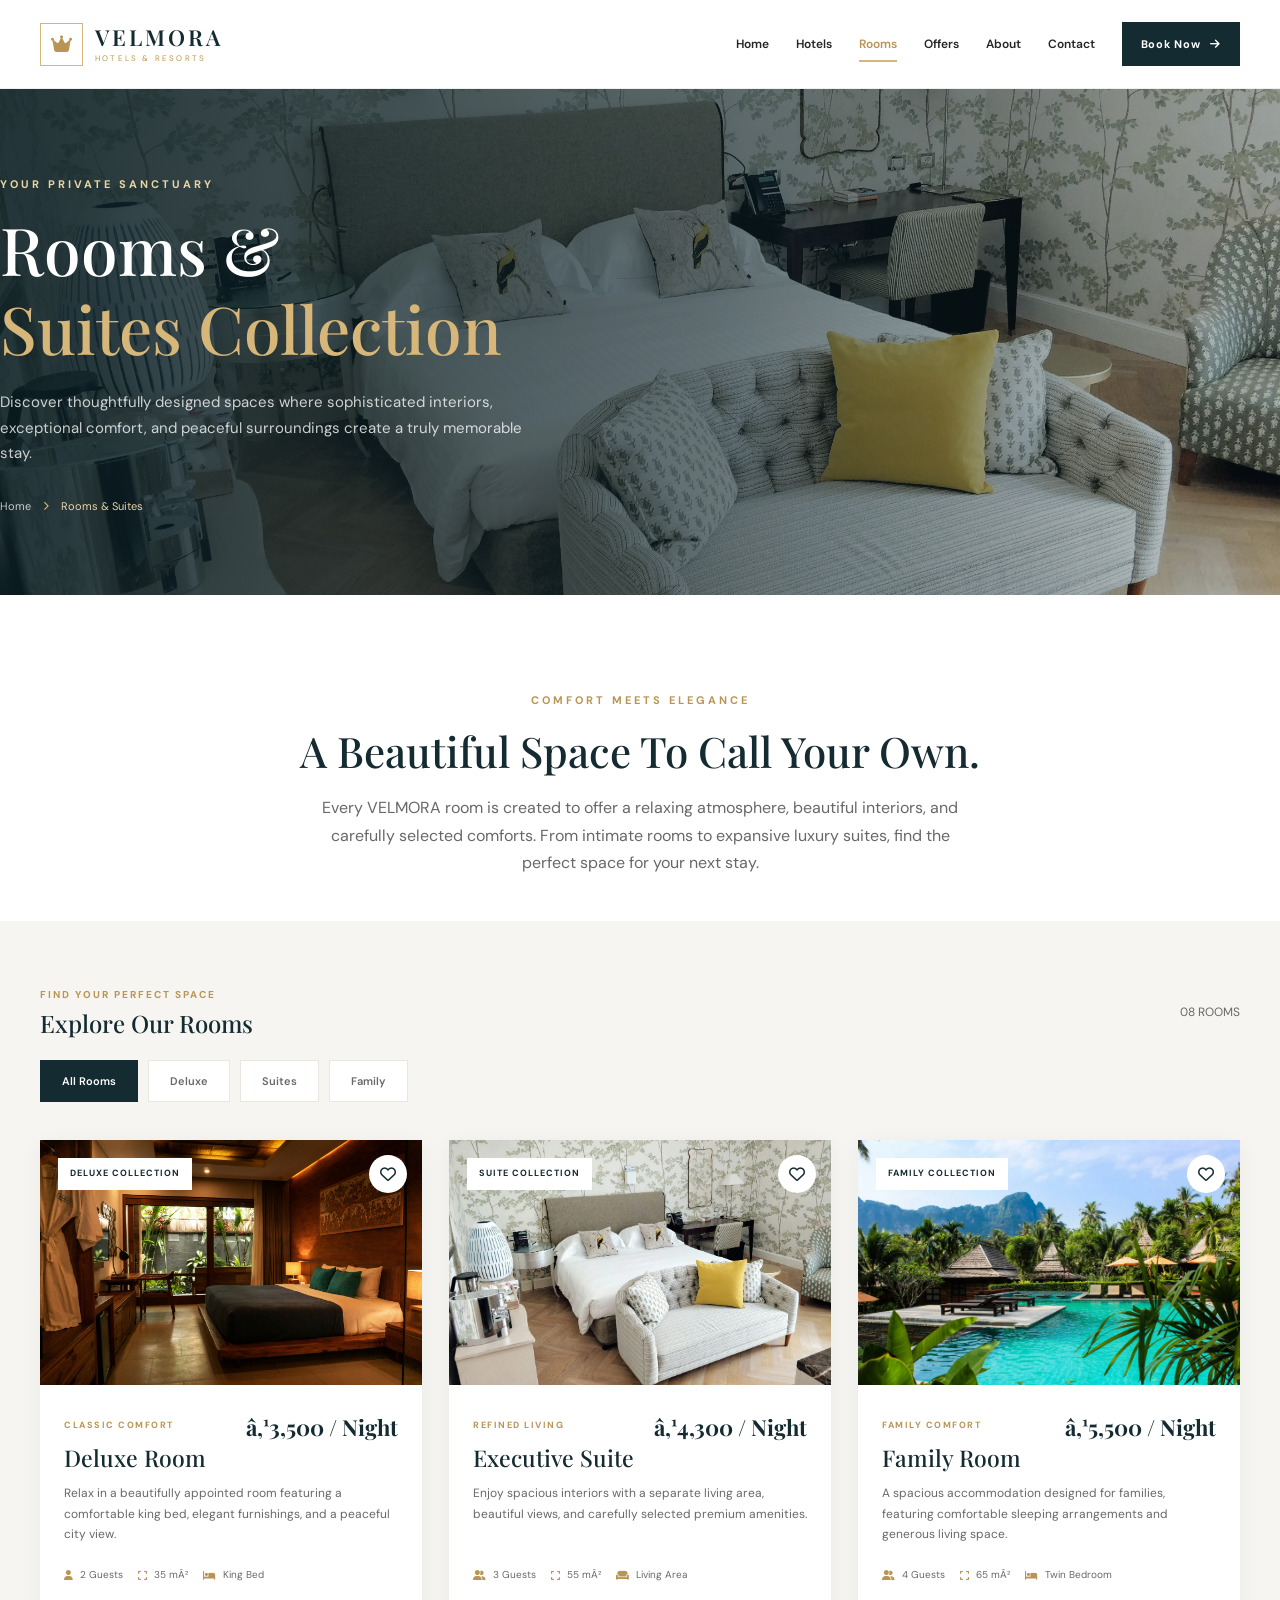
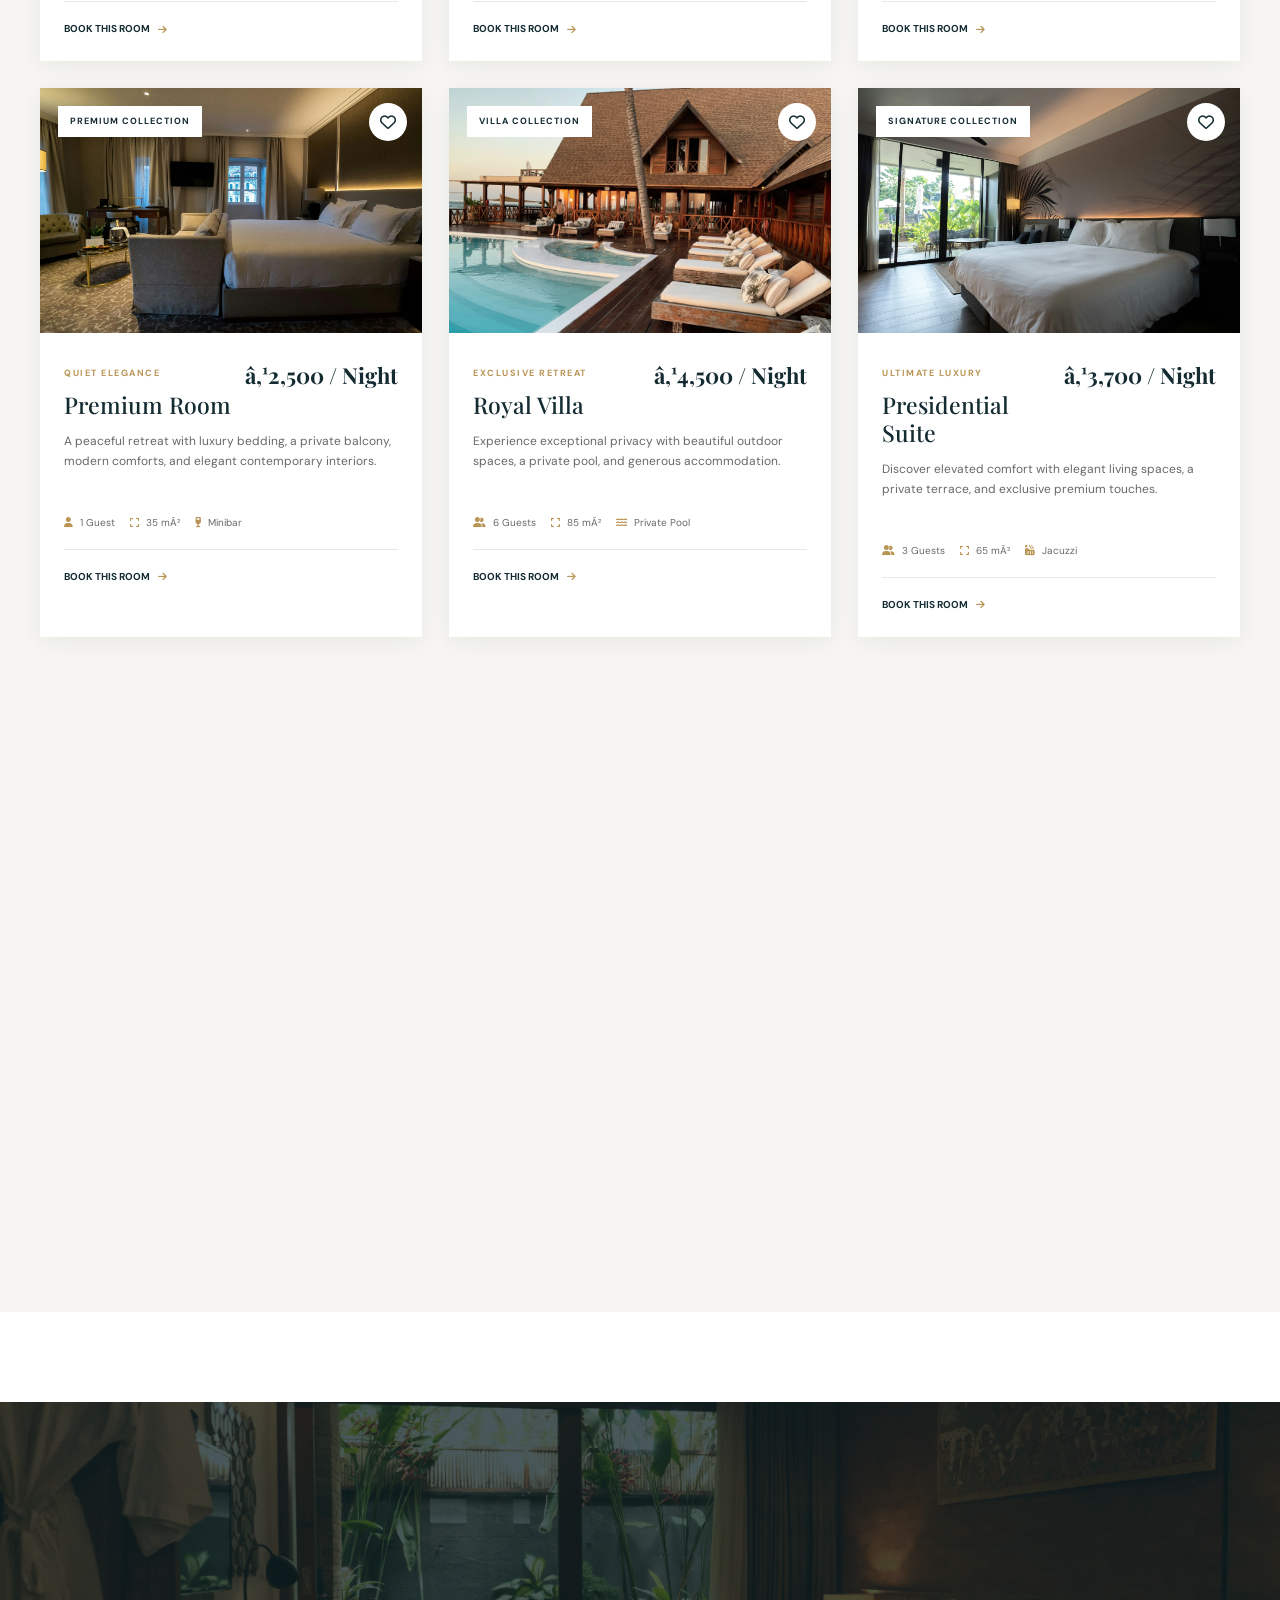
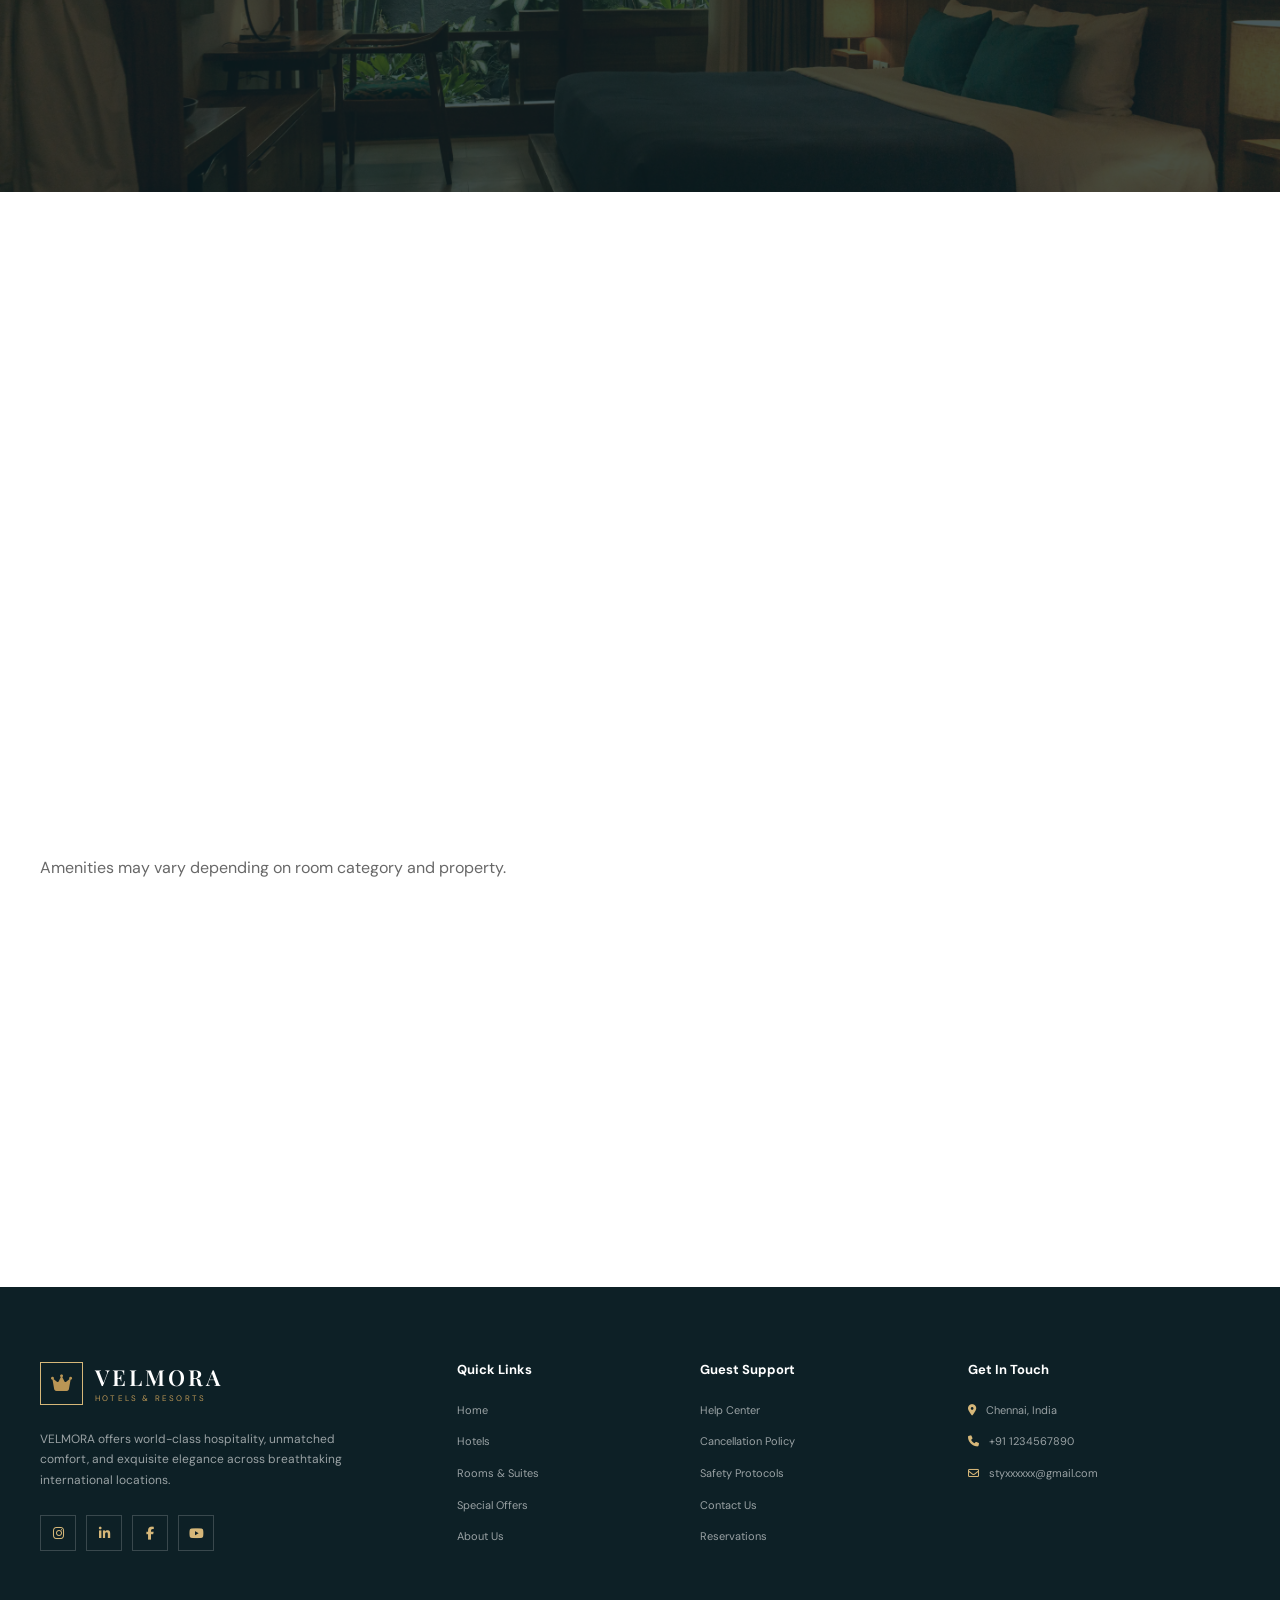
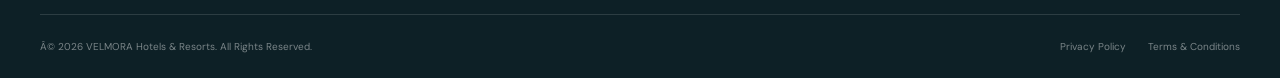
<file: rooms.html>
﻿
<!DOCTYPE html>
<html lang="en">
<head>
    <meta charset="UTF-8">
    <meta name="viewport" content="width=device-width, initial-scale=1.0">
    <meta name="description" content="Explore elegant rooms, premium suites, and luxury villas at VELMORA Hotels & Resorts.">
    <meta name="theme-color" content="#142B32">

    <title>Rooms & Suites | VELMORA Hotels & Resorts</title>

    <!-- Google Fonts -->
    <link rel="preconnect" href="https://fonts.googleapis.com">
    <link rel="preconnect" href="https://fonts.gstatic.com" crossorigin>
    <link href="https://fonts.googleapis.com/css2?family=DM+Sans:wght@400;500;600;700;800&family=Playfair+Display:wght@400;500;600;700&display=swap" rel="stylesheet">

    <!-- Font Awesome -->
    <link rel="stylesheet" href="https://cdnjs.cloudflare.com/ajax/libs/font-awesome/6.5.2/css/all.min.css">

    <!-- AOS -->
    <link rel="stylesheet" href="https://unpkg.com/aos@2.3.1/dist/aos.css">

    <!-- Main CSS -->
    <link rel="stylesheet" href="css/style.css">

    <!-- Main JS -->
    <script src="js/script.js" defer></script>
</head>

<body>

    <!-- ================= PRELOADER ================= -->

    <div class="preloader" id="preloader">
        <div class="preloader-content">

            <div class="preloader-orbit">
                <div class="preloader-ring"></div>
                <div class="preloader-ring-inner"></div>

                <div class="preloader-center">
                    <i class="fa-solid fa-crown"></i>
                </div>
            </div>

            <div class="preloader-brand">
                <h2>VELMORA</h2>
                <span>HOTELS & RESORTS</span>
            </div>

            <div class="preloader-loading-text" id="preloader-text">
                Preparing Your Experience
            </div>

            <div class="preloader-percentage" id="preloader-percent">
                0%
            </div>

            <div class="preloader-progress">
                <div class="preloader-progress-bar" id="preloader-progress"></div>
            </div>

            <p class="preloader-caption">
                THE ART OF EXCEPTIONAL HOSPITALITY
            </p>

        </div>
    </div>


    <!-- ================= HEADER ================= -->

    <header class="site-header" id="site-header">

        <div class="container header-container">

            <a href="index.html" class="brand-logo">

                <span class="brand-icon">
                    <i class="fa-solid fa-crown"></i>
                </span>

                <span class="brand-text">
                    <strong>VELMORA</strong>
                    <small>HOTELS & RESORTS</small>
                </span>

            </a>

            <button class="mobile-menu-toggle"
                    id="mobile-menu-toggle"
                    aria-label="Toggle navigation"
                    aria-expanded="false">

                <i class="fa-solid fa-bars"></i>

            </button>

            <nav class="nav-menu" id="nav-menu">

                <a href="index.html" class="nav-link">Home</a>
                <a href="hotels.html" class="nav-link">Hotels</a>
                <a href="rooms.html" class="nav-link active">Rooms</a>
                <a href="offers.html" class="nav-link">Offers</a>
                <a href="about.html" class="nav-link">About</a>
                <a href="contact.html" class="nav-link">Contact</a>

                <a href="booking.html" class="nav-book-btn">
                    Book Now
                    <i class="fa-solid fa-arrow-right"></i>
                </a>

            </nav>

        </div>

    </header>


    <!-- ================= MAIN ================= -->

    <main>

        <!-- ================= HERO ================= -->

        <section class="page-hero rooms-hero">

            <div class="page-hero-image">

                <img
                    src="img/reisetopia-nRS3ClHbNGQ-unsplash.webp"
                    alt="Elegant luxury hotel room"
                >

                <div class="page-hero-overlay"></div>

            </div>

            <div class="container page-hero-container">

                <div class="page-hero-content" data-aos="fade-up">

                    <span class="section-eyebrow">
                        YOUR PRIVATE SANCTUARY
                    </span>

                    <h1>
                        Rooms & 
                        <span>Suites Collection</span>
                    </h1>

                    <p>
                        Discover thoughtfully designed spaces where
                        sophisticated interiors, exceptional comfort,
                        and peaceful surroundings create a truly
                        memorable stay.
                    </p>

                    <div class="page-hero-breadcrumb">

                        <a href="index.html">Home</a>

                        <i class="fa-solid fa-chevron-right"></i>

                        <span>Rooms & Suites</span>

                    </div>

                </div>

            </div>

        </section>


        <!-- ================= INTRODUCTION ================= -->

        <section class="rooms-intro">

            <div class="container">

                <div class="rooms-intro-content" data-aos="fade-up">

                    <span class="section-eyebrow">
                        COMFORT MEETS ELEGANCE
                    </span>

                    <h2>
                        A Beautiful Space
                        <span>To Call Your Own.</span>
                    </h2>

                    <p>
                        Every VELMORA room is created to offer a
                        relaxing atmosphere, beautiful interiors,
                        and carefully selected comforts. From
                        intimate rooms to expansive luxury suites,
                        find the perfect space for your next stay.
                    </p>

                </div>

            </div>

        </section>


        <!-- ================= ROOM COLLECTION ================= -->

        <section class="rooms-collection-section">

            <div class="container">

                <div class="rooms-filter-wrapper" data-aos="fade-up">

                    <div class="rooms-filter-heading">

                        <div>
                            <span class="filter-eyebrow">
                                FIND YOUR PERFECT SPACE
                            </span>

                            <h2>Explore Our Rooms</h2>
                        </div>

                        <span class="rooms-count">
                            08 ROOMS
                        </span>

                    </div>


                    <!-- FILTER BUTTONS -->

                    <div class="rooms-filter-tabs">

                        <button class="room-filter-btn active"
                                data-filter="all"
                                type="button">
                            All Rooms
                        </button>

                        <button class="room-filter-btn"
                                data-filter="deluxe"
                                type="button">
                            Deluxe
                        </button>

                        <button class="room-filter-btn"
                                data-filter="suites"
                                type="button">
                            Suites
                        </button>

                        <button class="room-filter-btn"
                                data-filter="family"
                                type="button">
                            Family
                        </button>

                    </div>

                </div>


                <!-- ROOM GRID -->

                <div class="rooms-grid">


                    <!-- ROOM 1 -->

                    <article class="room-card"
                             data-category="deluxe"
                             data-aos="fade-up">

                        <div class="room-image-wrapper">

                            <img
                                src="img/visualsofdana-T5pL6ciEn-I-unsplash.webp"
                                alt="Deluxe luxury room"
                                loading="lazy"
                            >

                            <span class="room-category-badge">
                                DELUXE COLLECTION
                            </span>

                            <button class="room-wishlist-btn"
                                    type="button"
                                    aria-label="Add Deluxe Room to wishlist">

                                <i class="fa-regular fa-heart"></i>

                            </button>

                        </div>

                        <div class="room-content">

                            <div class="room-title-row">

                                <div>
                                    <span class="room-label">CLASSIC COMFORT</span>
                                    <h3>Deluxe Room</h3>
                                </div>

                                <div class="room-price">
                                    <strong>â‚¹3,500</strong>
                                    <span>/ Night</span>
                                </div>

                            </div>

                            <p class="room-description">
                                Relax in a beautifully appointed room
                                featuring a comfortable king bed,
                                elegant furnishings, and a peaceful
                                city view.
                            </p>

                            <div class="room-details">

                                <span>
                                    <i class="fa-solid fa-user"></i>
                                    2 Guests
                                </span>

                                <span>
                                    <i class="fa-solid fa-expand"></i>
                                    35 mÂ²
                                </span>

                                <span>
                                    <i class="fa-solid fa-bed"></i>
                                    King Bed
                                </span>

                            </div>

                            <div class="room-card-footer">

                                <a href="booking.html?room=Deluxe%20Room&price=3500"
                                   class="room-book-btn">
                                    Book This Room
                                    <i class="fa-solid fa-arrow-right"></i>
                                </a>

                            </div>

                        </div>

                    </article>


                    <!-- ROOM 2 -->

                    <article class="room-card"
                             data-category="suites"
                             data-aos="fade-up"
                             data-aos-delay="100">

                        <div class="room-image-wrapper">

                            <img
                                src="img/reisetopia-nRS3ClHbNGQ-unsplash.webp"
                                alt="Executive luxury suite"
                                loading="lazy"
                            >

                            <span class="room-category-badge">
                                SUITE COLLECTION
                            </span>

                            <button class="room-wishlist-btn"
                                    type="button"
                                    aria-label="Add Executive Suite to wishlist">

                                <i class="fa-regular fa-heart"></i>

                            </button>

                        </div>

                        <div class="room-content">

                            <div class="room-title-row">

                                <div>
                                    <span class="room-label">REFINED LIVING</span>
                                    <h3>Executive Suite</h3>
                                </div>

                                <div class="room-price">
                                    <strong>â‚¹4,300</strong>
                                    <span>/ Night</span>
                                </div>

                            </div>

                            <p class="room-description">
                                Enjoy spacious interiors with a separate
                                living area, beautiful views, and
                                carefully selected premium amenities.
                            </p>

                            <div class="room-details">

                                <span>
                                    <i class="fa-solid fa-user-group"></i>
                                    3 Guests
                                </span>

                                <span>
                                    <i class="fa-solid fa-expand"></i>
                                    55 mÂ²
                                </span>

                                <span>
                                    <i class="fa-solid fa-couch"></i>
                                    Living Area
                                </span>

                            </div>

                            <div class="room-card-footer">

                                <a href="booking.html?room=Executive%20Suite&price=4300"
                                   class="room-book-btn">
                                    Book This Room
                                    <i class="fa-solid fa-arrow-right"></i>
                                </a>

                            </div>

                        </div>

                    </article>


                    <!-- ROOM 3 -->

                    <article class="room-card"
                             data-category="family"
                             data-aos="fade-up"
                             data-aos-delay="200">

                        <div class="room-image-wrapper">

                            <img
                                src="img/sara-dubler-Koei_7yYtIo-unsplash.webp"
                                alt="Spacious family hotel room"
                                loading="lazy"
                            >

                            <span class="room-category-badge">
                                FAMILY COLLECTION
                            </span>

                            <button class="room-wishlist-btn"
                                    type="button"
                                    aria-label="Add Family Room to wishlist">

                                <i class="fa-regular fa-heart"></i>

                            </button>

                        </div>

                        <div class="room-content">

                            <div class="room-title-row">

                                <div>
                                    <span class="room-label">FAMILY COMFORT</span>
                                    <h3>Family Room</h3>
                                </div>

                                <div class="room-price">
                                    <strong>â‚¹5,500</strong>
                                    <span>/ Night</span>
                                </div>

                            </div>

                            <p class="room-description">
                                A spacious accommodation designed
                                for families, featuring comfortable
                                sleeping arrangements and generous
                                living space.
                            </p>

                            <div class="room-details">

                                <span>
                                    <i class="fa-solid fa-user-group"></i>
                                    4 Guests
                                </span>

                                <span>
                                    <i class="fa-solid fa-expand"></i>
                                    65 mÂ²
                                </span>

                                <span>
                                    <i class="fa-solid fa-bed"></i>
                                    Twin Bedroom
                                </span>

                            </div>

                            <div class="room-card-footer">

                                <a href="booking.html?room=Family%20Room&price=5500"
                                   class="room-book-btn">
                                    Book This Room
                                    <i class="fa-solid fa-arrow-right"></i>
                                </a>

                            </div>

                        </div>

                    </article>


                    <!-- ROOM 4 -->

                    <article class="room-card"
                             data-category="deluxe"
                             data-aos="fade-up">

                        <div class="room-image-wrapper">

                            <img
                                src="img/antonio-araujo-ZyyobP6qcvY-unsplash.webp"
                                alt="Premium luxury bedroom"
                                loading="lazy"
                            >

                            <span class="room-category-badge">
                                PREMIUM COLLECTION
                            </span>

                            <button class="room-wishlist-btn"
                                    type="button"
                                    aria-label="Add Premium Room to wishlist">

                                <i class="fa-regular fa-heart"></i>

                            </button>

                        </div>

                        <div class="room-content">

                            <div class="room-title-row">

                                <div>
                                    <span class="room-label">QUIET ELEGANCE</span>
                                    <h3>Premium Room</h3>
                                </div>

                                <div class="room-price">
                                    <strong>â‚¹2,500</strong>
                                    <span>/ Night</span>
                                </div>

                            </div>

                            <p class="room-description">
                                A peaceful retreat with luxury bedding,
                                a private balcony, modern comforts,
                                and elegant contemporary interiors.
                            </p>

                            <div class="room-details">

                                <span>
                                    <i class="fa-solid fa-user"></i>
                                    1 Guest
                                </span>

                                <span>
                                    <i class="fa-solid fa-expand"></i>
                                    35 mÂ²
                                </span>

                                <span>
                                    <i class="fa-solid fa-wine-glass"></i>
                                    Minibar
                                </span>

                            </div>

                            <div class="room-card-footer">

                                <a href="booking.html?room=Premium%20Room&price=2500"
                                   class="room-book-btn">
                                    Book This Room
                                    <i class="fa-solid fa-arrow-right"></i>
                                </a>

                            </div>

                        </div>

                    </article>


                    <!-- ROOM 5 -->

                    <article class="room-card"
                             data-category="suites"
                             data-aos="fade-up"
                             data-aos-delay="100">

                        <div class="room-image-wrapper">

                            <img
                                src="img/bilderboken-rlwE8f8anOc-unsplash.webp"
                                alt="Private luxury villa"
                                loading="lazy"
                            >

                            <span class="room-category-badge">
                                VILLA COLLECTION
                            </span>

                            <button class="room-wishlist-btn"
                                    type="button"
                                    aria-label="Add Royal Villa to wishlist">

                                <i class="fa-regular fa-heart"></i>

                            </button>

                        </div>

                        <div class="room-content">

                            <div class="room-title-row">

                                <div>
                                    <span class="room-label">EXCLUSIVE RETREAT</span>
                                    <h3>Royal Villa</h3>
                                </div>

                                <div class="room-price">
                                    <strong>â‚¹4,500</strong>
                                    <span>/ Night</span>
                                </div>

                            </div>

                            <p class="room-description">
                                Experience exceptional privacy with
                                beautiful outdoor spaces, a private
                                pool, and generous accommodation.
                            </p>

                            <div class="room-details">

                                <span>
                                    <i class="fa-solid fa-user-group"></i>
                                    6 Guests
                                </span>

                                <span>
                                    <i class="fa-solid fa-expand"></i>
                                    85 mÂ²
                                </span>

                                <span>
                                    <i class="fa-solid fa-water"></i>
                                    Private Pool
                                </span>

                            </div>

                            <div class="room-card-footer">

                                <a href="booking.html?room=Royal%20Villa&price=4500"
                                   class="room-book-btn">
                                    Book This Room
                                    <i class="fa-solid fa-arrow-right"></i>
                                </a>

                            </div>

                        </div>

                    </article>


                    <!-- ROOM 6 -->

                    <article class="room-card"
                             data-category="suites"
                             data-aos="fade-up"
                             data-aos-delay="200">

                        <div class="room-image-wrapper">

                            <img
                                src="img/antonio-araujo-uZoA9WaygLQ-unsplash.webp"
                                alt="Presidential luxury suite"
                                loading="lazy"
                            >

                            <span class="room-category-badge">
                                SIGNATURE COLLECTION
                            </span>

                            <button class="room-wishlist-btn"
                                    type="button"
                                    aria-label="Add Presidential Suite to wishlist">

                                <i class="fa-regular fa-heart"></i>

                            </button>

                        </div>

                        <div class="room-content">

                            <div class="room-title-row">

                                <div>
                                    <span class="room-label">ULTIMATE LUXURY</span>
                                    <h3>Presidential Suite</h3>
                                </div>

                                <div class="room-price">
                                    <strong>â‚¹3,700</strong>
                                    <span>/ Night</span>
                                </div>

                            </div>

                            <p class="room-description">
                                Discover elevated comfort with elegant
                                living spaces, a private terrace,
                                and exclusive premium touches.
                            </p>

                            <div class="room-details">

                                <span>
                                    <i class="fa-solid fa-user-group"></i>
                                    3 Guests
                                </span>

                                <span>
                                    <i class="fa-solid fa-expand"></i>
                                    65 mÂ²
                                </span>

                                <span>
                                    <i class="fa-solid fa-hot-tub-person"></i>
                                    Jacuzzi
                                </span>

                            </div>

                            <div class="room-card-footer">

                                <a href="booking.html?room=Presidential%20Suite&price=3700"
                                   class="room-book-btn">
                                    Book This Room
                                    <i class="fa-solid fa-arrow-right"></i>
                                </a>

                            </div>

                        </div>

                    </article>


                    <!-- ROOM 7 -->

                    <article class="room-card"
                             data-category="deluxe"
                             data-aos="fade-up">

                        <div class="room-image-wrapper">

                            <img
                                src="img/visualsofdana-T5pL6ciEn-I-unsplash.webp"
                                alt="Premium deluxe guest room"
                                loading="lazy"
                            >

                            <span class="room-category-badge">
                                PREMIUM COLLECTION
                            </span>

                            <button class="room-wishlist-btn"
                                    type="button"
                                    aria-label="Add Premium Deluxe Room to wishlist">

                                <i class="fa-regular fa-heart"></i>

                            </button>

                        </div>

                        <div class="room-content">

                            <div class="room-title-row">

                                <div>
                                    <span class="room-label">MODERN COMFORT</span>
                                    <h3>Premium Deluxe</h3>
                                </div>

                                <div class="room-price">
                                    <strong>â‚¹2,500</strong>
                                    <span>/ Night</span>
                                </div>

                            </div>

                            <p class="room-description">
                                A stylish room with refined furnishings,
                                a relaxing atmosphere, and convenient
                                modern amenities for a comfortable stay.
                            </p>

                            <div class="room-details">

                                <span>
                                    <i class="fa-solid fa-user-group"></i>
                                    2 Guests
                                </span>

                                <span>
                                    <i class="fa-solid fa-expand"></i>
                                    35 mÂ²
                                </span>

                                <span>
                                    <i class="fa-solid fa-bed"></i>
                                    Queen Bed
                                </span>

                            </div>

                            <div class="room-card-footer">

                                <a href="booking.html?room=Premium%20Deluxe&price=2500"
                                   class="room-book-btn">
                                    Book This Room
                                    <i class="fa-solid fa-arrow-right"></i>
                                </a>

                            </div>

                        </div>

                    </article>


                    <!-- ROOM 8 -->

                    <article class="room-card"
                             data-category="family"
                             data-aos="fade-up"
                             data-aos-delay="100">

                        <div class="room-image-wrapper">

                            <img
                                src="img/sara-dubler-Koei_7yYtIo-unsplash.webp"
                                alt="Luxury family accommodation"
                                loading="lazy"
                            >

                            <span class="room-category-badge">
                                FAMILY COLLECTION
                            </span>

                            <button class="room-wishlist-btn"
                                    type="button"
                                    aria-label="Add Family Comfort Room to wishlist">

                                <i class="fa-regular fa-heart"></i>

                            </button>

                        </div>

                        <div class="room-content">

                            <div class="room-title-row">

                                <div>
                                    <span class="room-label">SHARED MOMENTS</span>
                                    <h3>Family Comfort Room</h3>
                                </div>

                                <div class="room-price">
                                    <strong>â‚¹3,500</strong>
                                    <span>/ Night</span>
                                </div>

                            </div>

                            <p class="room-description">
                                Enjoy a welcoming family space with
                                thoughtful room arrangements,
                                comfortable bedding, and relaxing interiors.
                            </p>

                            <div class="room-details">

                                <span>
                                    <i class="fa-solid fa-user-group"></i>
                                    4 Guests
                                </span>

                                <span>
                                    <i class="fa-solid fa-expand"></i>
                                    65 mÂ²
                                </span>

                                <span>
                                    <i class="fa-solid fa-bed"></i>
                                    Family Bedding
                                </span>

                            </div>

                            <div class="room-card-footer">

                                <a href="booking.html?room=Family%20Comfort%20Room&price=3500"
                                   class="room-book-btn">
                                    Book This Room
                                    <i class="fa-solid fa-arrow-right"></i>
                                </a>

                            </div>

                        </div>

                    </article>

                </div>

            </div>

        </section>


        <!-- ================= ROOM EXPERIENCE BANNER ================= -->

        <section class="room-experience-banner">

            <div class="room-experience-image">

                <img
                    src="img/visualsofdana-T5pL6ciEn-I-unsplash.webp"
                    alt="Elegant luxury hotel bedroom"
                    loading="lazy"
                >

                <div class="room-experience-overlay"></div>

            </div>

            <div class="container">

                <div class="room-experience-content" data-aos="fade-up">

                    <span class="section-eyebrow">
                        DETAILS THAT MAKE A DIFFERENCE
                    </span>

                    <h2>
                        Every Detail.
                        <span>Every Comfort.</span>
                    </h2>

                    <p>
                        From carefully selected furnishings to
                        thoughtful guest services, every element
                        is designed to make your stay exceptional.
                    </p>

                    <div class="room-experience-buttons">

                        <a href="booking.html" class="btn btn-primary">
                            Reserve Your Room
                            <i class="fa-solid fa-arrow-right"></i>
                        </a>

                        <a href="contact.html" class="btn btn-outline">
                            Contact Our Team
                        </a>

                    </div>

                </div>

            </div>

        </section>


        <!-- ================= ROOM AMENITIES ================= -->

        <section class="room-amenities-section">

            <div class="container">

                <div class="section-heading" data-aos="fade-up">

                    <span class="section-eyebrow">
                        THOUGHTFUL COMFORTS
                    </span>

                    <h2>
                        Designed Around
                        <span>Your Comfort</span>
                    </h2>

                    <p>
                        Enjoy a selection of thoughtful amenities
                        that make every moment more comfortable.
                    </p>

                </div>

                <div class="room-amenities-grid">

                    <div class="room-amenity-item" data-aos="fade-up">
                        <div class="amenity-icon">
                            <i class="fa-solid fa-wifi"></i>
                        </div>
                        <span>High-Speed Wi-Fi</span>
                    </div>

                    <div class="room-amenity-item" data-aos="fade-up" data-aos-delay="50">
                        <div class="amenity-icon">
                            <i class="fa-solid fa-snowflake"></i>
                        </div>
                        <span>Air Conditioning</span>
                    </div>

                    <div class="room-amenity-item" data-aos="fade-up" data-aos-delay="100">
                        <div class="amenity-icon">
                            <i class="fa-solid fa-tv"></i>
                        </div>
                        <span>Smart Television</span>
                    </div>

                    <div class="room-amenity-item" data-aos="fade-up" data-aos-delay="150">
                        <div class="amenity-icon">
                            <i class="fa-solid fa-mug-hot"></i>
                        </div>
                        <span>Tea & Coffee</span>
                    </div>

                    <div class="room-amenity-item" data-aos="fade-up" data-aos-delay="200">
                        <div class="amenity-icon">
                            <i class="fa-solid fa-bath"></i>
                        </div>
                        <span>Luxury Bathroom</span>
                    </div>

                    <div class="room-amenity-item" data-aos="fade-up" data-aos-delay="250">
                        <div class="amenity-icon">
                            <i class="fa-solid fa-bell-concierge"></i>
                        </div>
                        <span>Room Service</span>
                    </div>

                    <div class="room-amenity-item" data-aos="fade-up" data-aos-delay="300">
                        <div class="amenity-icon">
                            <i class="fa-solid fa-vault"></i>
                        </div>
                        <span>In-Room Safe</span>
                    </div>

                    <div class="room-amenity-item" data-aos="fade-up" data-aos-delay="350">
                        <div class="amenity-icon">
                            <i class="fa-solid fa-shirt"></i>
                        </div>
                        <span>Laundry Service</span>
                    </div>

                </div>

                <p class="amenities-disclaimer">
                    Amenities may vary depending on room category and property.
                </p>

            </div>

        </section>


        <!-- ================= FINAL CTA ================= -->

        <section class="rooms-booking-cta">

            <div class="container">

                <div class="rooms-booking-cta-inner" data-aos="fade-up">

                    <div class="rooms-booking-cta-content">

                        <span class="section-eyebrow">
                            YOUR STAY, YOUR WAY
                        </span>

                        <h2>
                            Find Your Perfect
                            <span>VELMORA Retreat.</span>
                        </h2>

                        <p>
                            Choose the room that feels right and
                            begin planning your next extraordinary stay.
                        </p>

                    </div>

                    <div class="rooms-booking-cta-action">

                        <a href="booking.html" class="btn btn-primary">
                            Book Your Stay
                            <i class="fa-solid fa-arrow-right"></i>
                        </a>

                    </div>

                </div>

            </div>

        </section>

    </main>


    <!-- ================= FOOTER ================= -->

    <footer class="site-footer">

        <div class="container">

            <div class="footer-main">

                <div class="footer-brand-column">

                    <a href="index.html" class="brand-logo footer-logo">

                        <span class="brand-icon">
                            <i class="fa-solid fa-crown"></i>
                        </span>

                        <span class="brand-text">
                            <strong>VELMORA</strong>
                            <small>HOTELS & RESORTS</small>
                        </span>

                    </a>

                    <p>
                        VELMORA offers world-class hospitality,
                        unmatched comfort, and exquisite elegance
                        across breathtaking international locations.
                    </p>

                    <div class="footer-socials">

                        <a href="https://www.instagram.com/" target="_blank" rel="noopener noreferrer" aria-label="Instagram">
                            <i class="fa-brands fa-instagram"></i>
                        </a>

                        <a href="https://www.linkedin.com/" target="_blank" rel="noopener noreferrer" aria-label="LinkedIn">
                            <i class="fa-brands fa-linkedin-in"></i>
                        </a>

                        <a href="https://www.facebook.com/" target="_blank" rel="noopener noreferrer" aria-label="Facebook">
                            <i class="fa-brands fa-facebook-f"></i>
                        </a>

                        <a href="https://www.youtube.com/" target="_blank" rel="noopener noreferrer" aria-label="YouTube">
                            <i class="fa-brands fa-youtube"></i>
                        </a>

                    </div>

                </div>


                <div class="footer-links-column">

                    <h3>Quick Links</h3>

                    <a href="index.html">Home</a>
                    <a href="hotels.html">Hotels</a>
                    <a href="rooms.html">Rooms & Suites</a>
                    <a href="offers.html">Special Offers</a>
                    <a href="about.html">About Us</a>

                </div>


                <div class="footer-links-column">

                    <h3>Guest Support</h3>

                    <a href="contact.html">Help Center</a>
                    <a href="contact.html">Cancellation Policy</a>
                    <a href="contact.html">Safety Protocols</a>
                    <a href="contact.html">Contact Us</a>
                    <a href="booking.html">Reservations</a>

                </div>


                <div class="footer-contact-column">

                    <h3>Get In Touch</h3>

                    <p>
                        <i class="fa-solid fa-location-dot"></i>
                        Chennai, India
                    </p>

                    <a href="tel:+911234567890">
                        <i class="fa-solid fa-phone"></i>
                        +91 1234567890
                    </a>

                    <a href="mailto:styxxxxxx@gmail.com">
                        <i class="fa-regular fa-envelope"></i>
                        styxxxxxx@gmail.com
                    </a>

                </div>

            </div>

            <div class="footer-bottom">

                <p>
                    Â© 2026 VELMORA Hotels & Resorts.
                    All Rights Reserved.
                </p>

                <div class="footer-bottom-links">
                    <a href="contact.html">Privacy Policy</a>
                    <a href="contact.html">Terms & Conditions</a>
                </div>

            </div>

        </div>

    </footer>


    <!-- ================= TOAST ================= -->

    <div class="toast-container" id="toast-container">

        <div class="toast-message" id="toast-message">

            <i class="fa-solid fa-circle-check"></i>

            <span id="toast-text">Success</span>

        </div>

    </div>


    <!-- ================= BACK TO TOP ================= -->

    <button class="back-to-top"
            id="back-to-top"
            aria-label="Back to top">

        <i class="fa-solid fa-arrow-up"></i>

    </button>


    <!-- AOS Script -->
    <script src="https://unpkg.com/aos@2.3.1/dist/aos.js"></script>

</body>
</html>
</file>
<file: css/style.css>
/* =========================================================
   VELMORA HOTELS & RESORTS
   MAIN RESPONSIVE STYLESHEET
   ========================================================= */

/* ================= ROOT ================= */

:root {
    --primary: #142B32;
    --primary-light: #1D3B43;
    --primary-dark: #0D2026;

    --gold: #D6B779;
    --gold-dark: #B99555;
    --gold-light: #E9D6A8;

    --ivory: #F8F6F0;
    --white: #FFFFFF;
    --charcoal: #252525;
    --text: #686868;
    --muted: #999999;

    --border: #EAE7DF;
    --light-bg: #F6F5F1;

    --font-heading: "Playfair Display", serif;
    --font-body: "DM Sans", sans-serif;

    --container: 1200px;

    --shadow-sm: 0 5px 20px rgba(20, 43, 50, 0.06);
    --shadow-md: 0 12px 35px rgba(20, 43, 50, 0.10);
    --shadow-lg: 0 20px 60px rgba(20, 43, 50, 0.15);

    --transition: 0.35s ease;
}


/* ================= RESET ================= */

* {
    margin: 0;
    padding: 0;
    box-sizing: border-box;
}

html {
    scroll-behavior: smooth;
    scroll-padding-top: 100px;
}

body {
    font-family: var(--font-body);
    color: var(--charcoal);
    background: var(--white);
    line-height: 1.7;
    overflow-x: hidden;
}

body.menu-open,
body.modal-open {
    overflow: hidden;
}

img {
    display: block;
    max-width: 100%;
    width: 100%;
}

a {
    text-decoration: none;
    color: inherit;
}

button,
input,
select,
textarea {
    font: inherit;
}

button {
    cursor: pointer;
}

button:focus-visible,
a:focus-visible,
input:focus-visible,
select:focus-visible,
textarea:focus-visible {
    outline: 2px solid var(--gold-dark);
    outline-offset: 3px;
}

ul {
    list-style: none;
}

::selection {
    background: var(--gold);
    color: var(--primary-dark);
}

.container {
    width: min(var(--container), calc(100% - 48px));
    margin-inline: auto;
}


/* ================= TYPOGRAPHY ================= */

h1,
h2,
h3,
h4,
h5 {
    font-family: var(--font-heading);
    font-weight: 500;
    line-height: 1.2;
    color: var(--primary);
}

p {
    color: var(--text);
}

.section-eyebrow {
    display: inline-block;
    margin-bottom: 16px;
    color: var(--gold-dark);
    font-size: 11px;
    font-weight: 700;
    letter-spacing: 3px;
    text-transform: uppercase;
}

.section-heading {
    max-width: 720px;
    margin: 0 auto 55px;
    text-align: center;
}

.section-heading h2 {
    margin-bottom: 18px;
    font-size: clamp(32px, 4vw, 48px);
}

.section-heading h2 span,
.about-intro-content h2 span,
.about-experience-content h2 span,
.about-final-cta-content h2 span,
.contact-map-heading h2 span,
.contact-final-cta-content h2 span,
.booking-intro-content h2 span,
.booking-support-content h2 span {
    color: var(--gold-dark);
}

.section-heading p {
    max-width: 600px;
    margin: 0 auto;
    font-size: 15px;
}


/* ================= BUTTONS ================= */

.btn {
    min-height: 52px;
    display: inline-flex;
    align-items: center;
    justify-content: center;
    gap: 12px;
    padding: 13px 27px;
    border: 1px solid transparent;
    font-size: 12px;
    font-weight: 700;
    letter-spacing: 1px;
    text-transform: uppercase;
    transition: var(--transition);
}

.btn i {
    font-size: 12px;
    transition: transform var(--transition);
}

.btn:hover i {
    transform: translateX(5px);
}

.btn-primary {
    background: var(--gold);
    color: var(--primary-dark);
    border-color: var(--gold);
}

.btn-primary:hover {
    background: var(--gold-dark);
    border-color: var(--gold-dark);
    color: var(--white);
    transform: translateY(-3px);
    box-shadow: var(--shadow-md);
}

.btn-outline {
    color: var(--white);
    border-color: rgba(255, 255, 255, 0.65);
    background: transparent;
}

.btn-outline:hover {
    background: var(--white);
    color: var(--primary);
    border-color: var(--white);
}


/* =========================================================
   PRELOADER
   ========================================================= */

.preloader {
    position: fixed;
    inset: 0;
    z-index: 99999;
    display: flex;
    align-items: center;
    justify-content: center;
    background: var(--primary-dark);
    opacity: 1;
    visibility: visible;
    transition: opacity 0.7s ease, visibility 0.7s ease;
}

.preloader.loaded {
    opacity: 0;
    visibility: hidden;
    pointer-events: none;
}

body.loading-active {
    overflow: hidden;
}

.preloader-content {
    width: min(360px, calc(100% - 40px));
    display: flex;
    flex-direction: column;
    align-items: center;
    text-align: center;
}

.preloader-orbit {
    position: relative;
    width: 112px;
    height: 112px;
    display: flex;
    align-items: center;
    justify-content: center;
    margin-bottom: 28px;
}

.preloader-ring,
.preloader-ring-inner {
    position: absolute;
    inset: 0;
    border-radius: 50%;
}

.preloader-ring {
    border: 2px solid rgba(214, 183, 121, 0.17);
    border-top-color: var(--gold);
    border-right-color: var(--gold);
    animation: preloaderRotate 2s linear infinite;
}

.preloader-ring-inner {
    inset: 10px;
    border: 1px solid rgba(214, 183, 121, 0.25);
    border-bottom-color: var(--gold-light);
    border-left-color: var(--gold-light);
    animation: preloaderRotateReverse 3s linear infinite;
}

.preloader-center {
    width: 62px;
    height: 62px;
    display: flex;
    align-items: center;
    justify-content: center;
    border-radius: 50%;
    background: rgba(214, 183, 121, 0.10);
    color: var(--gold);
    font-size: 25px;
    box-shadow: 0 0 30px rgba(214, 183, 121, 0.10);
}

.preloader-brand h2 {
    color: var(--white);
    font-family: var(--font-heading);
    font-size: 32px;
    letter-spacing: 8px;
    font-weight: 500;
}

.preloader-brand span {
    display: block;
    margin-top: 5px;
    color: var(--gold);
    font-size: 9px;
    letter-spacing: 4px;
}

.preloader-loading-text {
    margin-top: 35px;
    color: rgba(255, 255, 255, 0.65);
    font-size: 11px;
    letter-spacing: 1px;
}

.preloader-percentage {
    margin-top: 13px;
    color: var(--gold);
    font-family: var(--font-heading);
    font-size: 34px;
}

.preloader-progress {
    width: 100%;
    height: 3px;
    margin-top: 13px;
    overflow: hidden;
    background: rgba(255, 255, 255, 0.13);
}

.preloader-progress-bar {
    width: 0;
    height: 100%;
    background: linear-gradient(90deg, var(--gold-dark), var(--gold-light));
    transition: width 0.15s linear;
}

.preloader-caption {
    margin-top: 22px;
    color: rgba(255, 255, 255, 0.35);
    font-size: 8px;
    letter-spacing: 2px;
}

@keyframes preloaderRotate {
    to {
        transform: rotate(360deg);
    }
}

@keyframes preloaderRotateReverse {
    to {
        transform: rotate(-360deg);
    }
}


/* =========================================================
   HEADER & NAVIGATION
   ========================================================= */

.site-header {
    position: sticky;
    top: 0;
    z-index: 1000;
    width: 100%;
    background: var(--white);
    border-bottom: 1px solid rgba(20, 43, 50, 0.07);
    transition: box-shadow var(--transition);
}

.site-header.scrolled {
    box-shadow: 0 5px 25px rgba(20, 43, 50, 0.09);
}

.header-container {
    min-height: 88px;
    display: flex;
    align-items: center;
    justify-content: space-between;
    gap: 30px;
}

.brand-logo {
    display: inline-flex;
    align-items: center;
    gap: 12px;
    flex-shrink: 0;
}

.brand-icon {
    width: 43px;
    height: 43px;
    display: flex;
    align-items: center;
    justify-content: center;
    color: var(--gold-dark);
    border: 1px solid var(--gold);
    font-size: 19px;
}

.brand-text {
    display: flex;
    flex-direction: column;
    line-height: 1.2;
}

.brand-text strong {
    color: var(--primary);
    font-family: var(--font-heading);
    font-size: 22px;
    letter-spacing: 3px;
    font-weight: 600;
}

.brand-text small {
    margin-top: 4px;
    color: var(--gold-dark);
    font-size: 8px;
    letter-spacing: 2.2px;
}

.nav-menu {
    display: flex;
    align-items: center;
    gap: 27px;
}

.nav-link {
    position: relative;
    padding: 8px 0;
    color: var(--charcoal);
    font-size: 12px;
    font-weight: 600;
    transition: color var(--transition);
}

.nav-link::after {
    position: absolute;
    bottom: 0;
    left: 0;
    width: 0;
    height: 2px;
    background: var(--gold);
    content: "";
    transition: width var(--transition);
}

.nav-link:hover,
.nav-link.active {
    color: var(--gold-dark);
}

.nav-link:hover::after,
.nav-link.active::after {
    width: 100%;
}

.nav-book-btn {
    display: inline-flex;
    align-items: center;
    gap: 10px;
    padding: 13px 19px;
    background: var(--primary);
    color: var(--white);
    font-size: 11px;
    font-weight: 700;
    letter-spacing: 0.7px;
    transition: var(--transition);
}

.nav-book-btn:hover {
    background: var(--gold);
    color: var(--primary-dark);
}

.nav-book-btn i {
    font-size: 11px;
}

.mobile-menu-toggle {
    display: none;
    width: 43px;
    height: 43px;
    align-items: center;
    justify-content: center;
    background: var(--primary);
    border: none;
    color: var(--white);
    font-size: 18px;
}


/* =========================================================
   COMMON PAGE HERO
   ========================================================= */

.page-hero {
    position: relative;
    min-height: 480px;
    display: flex;
    align-items: center;
    overflow: hidden;
    background: var(--primary);
}

.page-hero-image {
    position: absolute;
    inset: 0;
    z-index: 0;
    overflow: hidden;
}

.page-hero-image img {
    width: 100%;
    height: 100%;
    object-fit: cover;
    object-position: center;
}

.page-hero-overlay {
    position: absolute;
    inset: 0;
    background: linear-gradient(
        90deg,
        rgba(10, 29, 34, 0.88) 0%,
        rgba(10, 29, 34, 0.62) 55%,
        rgba(10, 29, 34, 0.24) 100%
    );
}

.page-hero-container {
    position: relative;
    z-index: 2;
    width: 100%;
    padding-top: 80px;
    padding-bottom: 80px;
}

.page-hero-content {
    max-width: 680px;
}

.page-hero-content .section-eyebrow {
    color: var(--gold-light);
}

.page-hero-content h1 {
    margin-bottom: 22px;
    color: var(--white);
    font-size: clamp(40px, 5.5vw, 66px);
}

.page-hero-content h1 span {
    display: block;
    color: var(--gold);
}

.page-hero-content > p {
    max-width: 550px;
    color: rgba(255, 255, 255, 0.78);
    font-size: 15px;
}

.page-hero-breadcrumb {
    display: flex;
    align-items: center;
    gap: 12px;
    margin-top: 30px;
    color: rgba(255, 255, 255, 0.75);
    font-size: 11px;
}

.page-hero-breadcrumb a {
    transition: color var(--transition);
}

.page-hero-breadcrumb a:hover {
    color: var(--gold);
}

.page-hero-breadcrumb i {
    color: var(--gold);
    font-size: 9px;
}

.page-hero-breadcrumb span {
    color: var(--gold-light);
}


/* =========================================================
   HOTELS PAGE
   ========================================================= */

.hotels-hero {
    min-height: 550px;
}

.destination-intro {
    padding: 95px 0 45px;
}

.destination-intro > .container {
    text-align: center;
}

.destination-intro h2 {
    max-width: 750px;
    margin: 0 auto 20px;
    font-size: clamp(32px, 4vw, 46px);
}

.destination-intro h2 span {
    color: var(--gold-dark);
}

.destination-intro p {
    max-width: 720px;
    margin: 0 auto;
}

.destination-highlights {
    display: flex;
    flex-wrap: wrap;
    justify-content: center;
    gap: 35px;
    margin-top: 35px;
}

.destination-highlights > div {
    display: flex;
    align-items: center;
    gap: 10px;
    color: var(--primary);
    font-size: 12px;
    font-weight: 600;
}

.destination-highlights i {
    color: var(--gold-dark);
}

.hotels-collection-section {
    padding: 60px 0 100px;
    background: var(--light-bg);
}

.hotel-property-card {
    display: grid;
    grid-template-columns: 1fr 1fr;
    margin-bottom: 35px;
    overflow: hidden;
    background: var(--white);
    box-shadow: var(--shadow-sm);
}

.hotel-property-card:last-child {
    margin-bottom: 0;
}

.hotel-property-card.hotel-card-reverse .hotel-property-image {
    order: 2;
}

.hotel-property-card.hotel-card-reverse .hotel-property-content {
    order: 1;
}

.hotel-property-image {
    position: relative;
    min-height: 430px;
    overflow: hidden;
}

.hotel-property-image > img {
    width: 100%;
    height: 100%;
    min-height: 430px;
    object-fit: cover;
    transition: transform 0.8s ease;
}

.hotel-property-card:hover .hotel-property-image > img {
    transform: scale(1.05);
}

.hotel-location-badge {
    position: absolute;
    top: 25px;
    left: 25px;
    padding: 10px 16px;
    background: var(--white);
    color: var(--primary);
    font-size: 10px;
    font-weight: 700;
    letter-spacing: 1px;
    text-transform: uppercase;
}

.hotel-image-number {
    position: absolute;
    right: 25px;
    bottom: 25px;
    color: rgba(255, 255, 255, 0.8);
    font-family: var(--font-heading);
    font-size: 38px;
}

.hotel-image-overlay {
    position: absolute;
    inset: 0;
    background: linear-gradient(0deg, rgba(0, 0, 0, 0.28), transparent 55%);
    pointer-events: none;
}

.hotel-property-content {
    display: flex;
    flex-direction: column;
    justify-content: center;
    padding: clamp(30px, 5vw, 60px);
}

.hotel-property-top {
    display: flex;
    align-items: center;
    justify-content: space-between;
    gap: 15px;
    margin-bottom: 20px;
}

.hotel-property-category {
    color: var(--gold-dark);
    font-size: 10px;
    font-weight: 700;
    letter-spacing: 2px;
}

.hotel-property-rating {
    color: var(--gold-dark);
    font-size: 11px;
}

.hotel-property-content h2 {
    margin-bottom: 15px;
    font-size: clamp(28px, 3vw, 37px);
}

.hotel-property-description {
    margin-bottom: 28px;
    font-size: 14px;
}

.hotel-amenities-heading {
    margin-bottom: 14px;
    color: var(--primary);
    font-size: 11px;
    font-weight: 700;
    letter-spacing: 1px;
    text-transform: uppercase;
}

.hotel-amenities-list {
    display: grid;
    gap: 12px;
}

.hotel-amenities-list li {
    display: flex;
    align-items: center;
    gap: 11px;
    color: var(--text);
    font-size: 12px;
}

.hotel-amenities-list i {
    color: var(--gold-dark);
}

.hotel-property-footer {
    display: flex;
    align-items: center;
    justify-content: space-between;
    gap: 15px;
    margin-top: 30px;
    padding-top: 22px;
    border-top: 1px solid var(--border);
}

.hotel-property-location {
    display: flex;
    align-items: center;
    gap: 8px;
    color: var(--text);
    font-size: 11px;
}

.hotel-property-location i {
    color: var(--gold-dark);
}

.hotel-explore-btn {
    display: inline-flex;
    align-items: center;
    gap: 9px;
    color: var(--primary);
    font-size: 11px;
    font-weight: 700;
    text-transform: uppercase;
}

.hotel-explore-btn i {
    color: var(--gold-dark);
    transition: transform var(--transition);
}

.hotel-explore-btn:hover i {
    transform: translateX(5px);
}

.hotels-experience-section {
    position: relative;
    min-height: 470px;
    display: flex;
    align-items: center;
    overflow: hidden;
    background: var(--primary);
}

.hotels-experience-background {
    position: absolute;
    inset: 0;
}

.hotels-experience-background img {
    width: 100%;
    height: 100%;
    object-fit: cover;
}

.hotels-experience-background::after {
    position: absolute;
    inset: 0;
    background: rgba(12, 34, 39, 0.75);
    content: "";
}

.hotels-experience-content {
    position: relative;
    z-index: 1;
    max-width: 700px;
    padding: 90px 0;
}

.hotels-experience-content h2 {
    margin-bottom: 18px;
    color: var(--white);
    font-size: clamp(34px, 4.5vw, 50px);
}

.hotels-experience-content p {
    margin-bottom: 28px;
    color: rgba(255, 255, 255, 0.75);
}

.hotels-experience-buttons {
    display: flex;
    flex-wrap: wrap;
    gap: 14px;
}

.why-choose-section {
    padding: 100px 0;
}

.why-choose-grid {
    display: grid;
    grid-template-columns: repeat(3, 1fr);
    gap: 25px;
}

.why-choose-card {
    padding: 35px 28px;
    border: 1px solid var(--border);
    transition: var(--transition);
}

.why-choose-card:hover {
    border-color: var(--gold);
    transform: translateY(-7px);
    box-shadow: var(--shadow-md);
}

.why-choose-card i {
    margin-bottom: 22px;
    color: var(--gold-dark);
    font-size: 28px;
}

.why-choose-card h3 {
    margin-bottom: 12px;
    font-size: 21px;
}

.why-choose-card p {
    font-size: 13px;
}

.hotel-booking-cta {
    padding: 0 0 100px;
}

.hotel-booking-cta-inner {
    display: flex;
    align-items: center;
    justify-content: space-between;
    gap: 30px;
    padding: 45px;
    background: var(--primary);
}

.hotel-booking-cta-content h2 {
    color: var(--white);
    font-size: 34px;
}

.hotel-booking-cta-content p {
    margin-top: 10px;
    color: rgba(255, 255, 255, 0.7);
}

.hotel-booking-cta-action {
    flex-shrink: 0;
}


/* =========================================================
   ROOMS PAGE
   ========================================================= */

.rooms-hero {
    min-height: 500px;
}

.rooms-intro {
    padding: 90px 0 45px;
    text-align: center;
}

.rooms-intro h2 {
    margin-bottom: 18px;
    font-size: 42px;
}

.rooms-intro p {
    max-width: 650px;
    margin: 0 auto;
}

.rooms-collection-section {
    padding: 65px 0 100px;
    background: var(--light-bg);
}

.rooms-filter-wrapper {
    margin-bottom: 38px;
}

.rooms-filter-heading {
    display: flex;
    align-items: center;
    justify-content: space-between;
    gap: 20px;
    margin-bottom: 22px;
}

.rooms-filter-heading h3 {
    font-size: 25px;
}

.filter-eyebrow {
    display: block;
    margin-bottom: 6px;
    color: var(--gold-dark);
    font-size: 10px;
    font-weight: 700;
    letter-spacing: 2px;
}

.rooms-count {
    color: var(--text);
    font-size: 12px;
}

.rooms-filter-tabs {
    display: flex;
    flex-wrap: wrap;
    gap: 10px;
}

.room-filter-btn {
    padding: 11px 21px;
    background: var(--white);
    border: 1px solid var(--border);
    color: var(--text);
    font-size: 11px;
    font-weight: 600;
    transition: var(--transition);
}

.room-filter-btn:hover,
.room-filter-btn.active {
    background: var(--primary);
    border-color: var(--primary);
    color: var(--white);
}

.rooms-grid {
    display: grid;
    grid-template-columns: repeat(3, 1fr);
    gap: 27px;
}

.room-card {
    overflow: hidden;
    background: var(--white);
    box-shadow: var(--shadow-sm);
    transition: transform var(--transition), box-shadow var(--transition);
}

.room-card:hover {
    transform: translateY(-8px);
    box-shadow: var(--shadow-md);
}

.room-card[hidden] {
    display: none !important;
}

.room-image-wrapper {
    position: relative;
    height: 245px;
    overflow: hidden;
}

.room-image-wrapper > img {
    width: 100%;
    height: 100%;
    object-fit: cover;
    transition: transform 0.7s ease;
}

.room-card:hover .room-image-wrapper > img {
    transform: scale(1.07);
}

.room-category-badge {
    position: absolute;
    top: 18px;
    left: 18px;
    padding: 8px 12px;
    background: var(--white);
    color: var(--primary);
    font-size: 9px;
    font-weight: 700;
    letter-spacing: 1px;
    text-transform: uppercase;
}

.room-wishlist-btn {
    position: absolute;
    top: 15px;
    right: 15px;
    width: 38px;
    height: 38px;
    display: flex;
    align-items: center;
    justify-content: center;
    border: none;
    border-radius: 50%;
    background: var(--white);
    color: var(--primary);
    transition: var(--transition);
}

.room-wishlist-btn:hover,
.room-wishlist-btn.active {
    background: #B85C5C;
    color: var(--white);
}

.room-image-overlay {
    position: absolute;
    inset: 0;
    background: linear-gradient(0deg, rgba(0, 0, 0, 0.22), transparent 55%);
    pointer-events: none;
}

.room-content {
    padding: 24px;
}

.room-title-row {
    display: flex;
    align-items: flex-start;
    justify-content: space-between;
    gap: 12px;
}

.room-label {
    color: var(--gold-dark);
    font-size: 9px;
    font-weight: 700;
    letter-spacing: 1.5px;
    text-transform: uppercase;
}

.room-title-row h3 {
    margin: 7px 0 12px;
    font-size: 23px;
}

.room-price {
    flex-shrink: 0;
    color: var(--primary);
    font-family: var(--font-heading);
    font-size: 22px;
    font-weight: 600;
}

.room-price small {
    display: block;
    color: var(--muted);
    font-family: var(--font-body);
    font-size: 9px;
    font-weight: 400;
    text-align: right;
}

.room-description {
    min-height: 65px;
    margin-bottom: 18px;
    font-size: 12px;
}

.room-details {
    display: flex;
    flex-wrap: wrap;
    gap: 15px;
    padding-bottom: 18px;
    border-bottom: 1px solid var(--border);
}

.room-details span {
    display: flex;
    align-items: center;
    gap: 7px;
    color: var(--text);
    font-size: 10px;
}

.room-details i {
    color: var(--gold-dark);
}

.room-card-footer {
    display: flex;
    align-items: center;
    justify-content: space-between;
    gap: 12px;
    padding-top: 18px;
}

.room-card-footer > span {
    color: var(--gold-dark);
    font-size: 11px;
}

.room-book-btn {
    display: inline-flex;
    align-items: center;
    gap: 8px;
    color: var(--primary);
    font-size: 10px;
    font-weight: 700;
    text-transform: uppercase;
}

.room-book-btn i {
    color: var(--gold-dark);
}

.room-experience-banner {
    position: relative;
    min-height: 390px;
    display: flex;
    align-items: center;
    margin-top: 90px;
    overflow: hidden;
}

.room-experience-image {
    position: absolute;
    inset: 0;
}

.room-experience-image img {
    width: 100%;
    height: 100%;
    object-fit: cover;
}

.room-experience-overlay {
    position: absolute;
    inset: 0;
    background: rgba(13, 32, 38, 0.75);
}

.room-experience-content {
    position: relative;
    z-index: 1;
    max-width: 650px;
    padding: 70px 50px;
}

.room-experience-content h2 {
    margin-bottom: 18px;
    color: var(--white);
    font-size: 40px;
}

.room-experience-content p {
    margin-bottom: 25px;
    color: rgba(255, 255, 255, 0.75);
}

.room-experience-buttons {
    display: flex;
    flex-wrap: wrap;
    gap: 12px;
}

.room-amenities-section {
    padding: 100px 0;
}

.room-amenities-grid {
    display: grid;
    grid-template-columns: repeat(4, 1fr);
    gap: 25px;
}

.room-amenity-item {
    padding: 28px 20px;
    text-align: center;
    border: 1px solid var(--border);
    transition: var(--transition);
}

.room-amenity-item:hover {
    border-color: var(--gold);
    transform: translateY(-5px);
}

.amenity-icon {
    width: 55px;
    height: 55px;
    display: flex;
    align-items: center;
    justify-content: center;
    margin: 0 auto 17px;
    background: var(--ivory);
    color: var(--gold-dark);
    font-size: 21px;
}

.room-amenity-item h3 {
    margin-bottom: 7px;
    font-size: 18px;
}

.room-amenity-item p {
    font-size: 11px;
}

.rooms-booking-cta {
    padding-bottom: 100px;
}

.rooms-booking-cta-inner {
    display: flex;
    align-items: center;
    justify-content: space-between;
    gap: 25px;
    padding: 45px;
    background: var(--primary);
}

.rooms-booking-cta-content h2 {
    color: var(--white);
    font-size: 32px;
}

.rooms-booking-cta-content p {
    margin-top: 10px;
    color: rgba(255, 255, 255, 0.7);
}

.rooms-booking-cta-action {
    flex-shrink: 0;
}


/* =========================================================
   OFFERS PAGE
   ========================================================= */

.offers-hero {
    min-height: 500px;
}

.offers-intro {
    padding: 90px 0 50px;
    text-align: center;
}

.offers-intro h2 {
    margin-bottom: 18px;
    font-size: 42px;
}

.offers-intro p {
    max-width: 650px;
    margin: 0 auto;
}

.featured-offer-section {
    padding: 30px 0 85px;
}

.featured-offer-card {
    display: grid;
    grid-template-columns: 1.1fr 0.9fr;
    overflow: hidden;
    background: var(--primary);
}

.featured-offer-image {
    min-height: 380px;
    overflow: hidden;
}

.featured-offer-image img {
    width: 100%;
    height: 100%;
    object-fit: cover;
}

.featured-offer-content {
    display: flex;
    flex-direction: column;
    justify-content: center;
    padding: 45px;
}

.featured-offer-content h2 {
    margin-bottom: 15px;
    color: var(--white);
    font-size: 36px;
}

.featured-offer-content p {
    margin-bottom: 24px;
    color: rgba(255, 255, 255, 0.72);
}

.offers-grid-section {
    padding: 90px 0;
    background: var(--light-bg);
}

.offers-grid {
    display: grid;
    grid-template-columns: repeat(3, 1fr);
    gap: 25px;
}

.offer-card {
    overflow: hidden;
    background: var(--white);
    box-shadow: var(--shadow-sm);
    transition: var(--transition);
}

.offer-card:hover {
    transform: translateY(-7px);
    box-shadow: var(--shadow-md);
}

.offer-image {
    position: relative;
    height: 220px;
    overflow: hidden;
}

.offer-image img {
    width: 100%;
    height: 100%;
    object-fit: cover;
    transition: transform 0.6s ease;
}

.offer-card:hover .offer-image img {
    transform: scale(1.06);
}

.offer-discount-badge {
    position: absolute;
    top: 17px;
    left: 17px;
    padding: 9px 13px;
    background: var(--gold);
    color: var(--primary-dark);
    font-size: 12px;
    font-weight: 800;
}

.offer-content {
    padding: 25px;
}

.offer-content h3 {
    margin-bottom: 12px;
    font-size: 24px;
}

.offer-content p {
    margin-bottom: 20px;
    font-size: 12px;
}

.offer-card-footer {
    display: flex;
    align-items: center;
    justify-content: space-between;
    gap: 12px;
    padding-top: 17px;
    border-top: 1px solid var(--border);
}

.offer-save-btn {
    width: 37px;
    height: 37px;
    border: 1px solid var(--border);
    border-radius: 50%;
    background: var(--white);
    color: var(--primary);
}

.offer-save-btn.active,
.offer-save-btn:hover {
    background: #B85C5C;
    border-color: #B85C5C;
    color: var(--white);
}

.offer-claim-btn {
    display: inline-flex;
    align-items: center;
    gap: 8px;
    color: var(--primary);
    font-size: 10px;
    font-weight: 700;
    text-transform: uppercase;
}

.offer-claim-btn i {
    color: var(--gold-dark);
}

.offers-membership-section {
    padding: 100px 0;
}

.offers-membership-card {
    display: flex;
    align-items: center;
    justify-content: space-between;
    gap: 30px;
    padding: 55px;
    background: var(--primary);
}

.offers-membership-card h2 {
    color: var(--white);
    font-size: 38px;
}

.offers-membership-card p {
    max-width: 600px;
    margin-top: 13px;
    color: rgba(255, 255, 255, 0.72);
}

.offers-terms {
    padding: 0 0 90px;
}

.offers-terms h3 {
    margin-bottom: 20px;
    font-size: 25px;
}

.offers-terms ul {
    display: grid;
    gap: 12px;
}

.offers-terms li {
    position: relative;
    padding-left: 22px;
    color: var(--text);
    font-size: 12px;
}

.offers-terms li::before {
    position: absolute;
    left: 0;
    color: var(--gold-dark);
    content: "•";
    font-size: 18px;
}

.offers-demo-note {
    margin-top: 20px;
    color: var(--muted);
    font-size: 11px;
}


/* =========================================================
   ABOUT PAGE
   ========================================================= */

.about-hero {
    min-height: 550px;
}

.about-intro-section {
    padding: 110px 0;
}

.about-intro-grid {
    display: grid;
    grid-template-columns: 1fr 1fr;
    align-items: center;
    gap: 80px;
}

.about-intro-images {
    position: relative;
    min-height: 520px;
    padding: 0 60px 65px 0;
}

.about-main-image {
    width: 85%;
    height: 440px;
    overflow: hidden;
}

.about-main-image img,
.about-secondary-image img {
    width: 100%;
    height: 100%;
    object-fit: cover;
}

.about-secondary-image {
    position: absolute;
    right: 0;
    bottom: 0;
    width: 48%;
    height: 240px;
    overflow: hidden;
    border: 9px solid var(--white);
    box-shadow: var(--shadow-md);
}

.about-experience-badge {
    position: absolute;
    top: 30px;
    right: 0;
    width: 135px;
    height: 135px;
    display: flex;
    flex-direction: column;
    align-items: center;
    justify-content: center;
    background: var(--primary);
    color: var(--gold);
    text-align: center;
}

.about-experience-badge i {
    margin-bottom: 7px;
    font-size: 22px;
}

.about-experience-badge strong {
    font-family: var(--font-heading);
    font-size: 18px;
    letter-spacing: 2px;
}

.about-experience-badge span {
    margin-top: 5px;
    font-size: 7px;
    letter-spacing: 1px;
}

.about-intro-content h2 {
    margin-bottom: 23px;
    font-size: clamp(34px, 4vw, 46px);
}

.about-intro-content > p {
    margin-bottom: 16px;
    font-size: 13px;
}

.about-intro-highlights {
    display: grid;
    gap: 13px;
    margin: 27px 0 30px;
}

.about-highlight-item {
    display: flex;
    align-items: center;
    gap: 12px;
    color: var(--primary);
    font-size: 12px;
    font-weight: 600;
}

.about-highlight-item i {
    width: 22px;
    height: 22px;
    display: flex;
    align-items: center;
    justify-content: center;
    border-radius: 50%;
    background: var(--ivory);
    color: var(--gold-dark);
    font-size: 10px;
}

.about-stats-section {
    padding: 65px 0 55px;
    background: var(--primary);
}

.about-stats-grid {
    display: grid;
    grid-template-columns: repeat(4, 1fr);
}

.about-stat-item {
    padding: 20px;
    text-align: center;
    border-right: 1px solid rgba(255, 255, 255, 0.15);
}

.about-stat-item:last-child {
    border-right: none;
}

.about-stat-item strong {
    display: block;
    color: var(--gold);
    font-family: var(--font-heading);
    font-size: 42px;
    font-weight: 500;
}

.about-stat-item strong span {
    font-size: 22px;
}

.about-stat-item p {
    margin-top: 7px;
    color: rgba(255, 255, 255, 0.72);
    font-size: 11px;
    letter-spacing: 1px;
}

.about-stats-note {
    margin-top: 25px;
    color: rgba(255, 255, 255, 0.38);
    font-size: 9px;
    text-align: center;
}

.about-vision-section {
    padding: 100px 0;
}

.vision-mission-grid {
    display: grid;
    grid-template-columns: repeat(2, 1fr);
    gap: 28px;
}

.vision-mission-card {
    overflow: hidden;
    background: var(--light-bg);
}

.vision-mission-image {
    position: relative;
    height: 270px;
    overflow: hidden;
}

.vision-mission-image > img {
    width: 100%;
    height: 100%;
    object-fit: cover;
}

.vision-mission-image-overlay {
    position: absolute;
    inset: 0;
    background: linear-gradient(0deg, rgba(20, 43, 50, 0.45), transparent);
}

.vision-mission-icon {
    position: absolute;
    bottom: 22px;
    left: 25px;
    width: 52px;
    height: 52px;
    display: flex;
    align-items: center;
    justify-content: center;
    background: var(--gold);
    color: var(--primary);
    font-size: 20px;
}

.vision-mission-content {
    padding: 30px;
}

.vision-mission-label {
    color: var(--gold-dark);
    font-size: 10px;
    font-weight: 700;
    letter-spacing: 2px;
}

.vision-mission-content h3 {
    margin: 12px 0;
    font-size: 27px;
}

.vision-mission-content p {
    font-size: 13px;
}

.about-values-section {
    padding: 100px 0;
    background: var(--light-bg);
}

.about-values-grid {
    display: grid;
    grid-template-columns: repeat(3, 1fr);
    gap: 20px;
}

.about-value-card {
    position: relative;
    min-height: 250px;
    padding: 35px 28px;
    background: var(--white);
    border: 1px solid transparent;
    transition: var(--transition);
}

.about-value-card:hover {
    border-color: var(--gold);
    transform: translateY(-6px);
    box-shadow: var(--shadow-md);
}

.value-number {
    position: absolute;
    top: 22px;
    right: 23px;
    color: #E9E5DB;
    font-family: var(--font-heading);
    font-size: 32px;
}

.about-value-icon {
    width: 54px;
    height: 54px;
    display: flex;
    align-items: center;
    justify-content: center;
    margin-bottom: 23px;
    background: var(--ivory);
    color: var(--gold-dark);
    font-size: 22px;
}

.about-value-card h3 {
    margin-bottom: 12px;
    font-size: 22px;
}

.about-value-card p {
    font-size: 12px;
}

.about-experience-section {
    position: relative;
    min-height: 480px;
    display: flex;
    align-items: center;
    overflow: hidden;
    background: var(--primary);
}

.about-experience-image {
    position: absolute;
    inset: 0;
}

.about-experience-image img {
    width: 100%;
    height: 100%;
    object-fit: cover;
}

.about-experience-overlay {
    position: absolute;
    inset: 0;
    background: rgba(11, 31, 37, 0.75);
}

.about-experience-content {
    position: relative;
    z-index: 1;
    max-width: 700px;
    padding: 90px 0;
}

.about-experience-content .section-eyebrow {
    color: var(--gold-light);
}

.about-experience-content h2 {
    margin-bottom: 20px;
    color: var(--white);
    font-size: clamp(35px, 4.5vw, 52px);
}

.about-experience-content p {
    max-width: 550px;
    margin-bottom: 28px;
    color: rgba(255, 255, 255, 0.75);
    font-size: 14px;
}

.about-pillars-section {
    padding: 100px 0;
}

.about-pillars-grid {
    display: grid;
    grid-template-columns: repeat(4, 1fr);
    gap: 25px;
}

.about-pillar-item {
    padding: 30px 23px;
    text-align: center;
    border: 1px solid var(--border);
    transition: var(--transition);
}

.about-pillar-item:hover {
    border-color: var(--gold);
    transform: translateY(-6px);
}

.about-pillar-icon {
    width: 65px;
    height: 65px;
    display: flex;
    align-items: center;
    justify-content: center;
    margin: 0 auto 20px;
    background: var(--ivory);
    color: var(--gold-dark);
    font-size: 24px;
}

.about-pillar-item h3 {
    margin-bottom: 12px;
    font-size: 20px;
}

.about-pillar-item p {
    font-size: 11px;
}

.about-team-section {
    padding: 100px 0;
    background: var(--light-bg);
}

.about-team-grid {
    display: grid;
    grid-template-columns: repeat(3, 1fr);
    gap: 27px;
}

.about-team-card {
    overflow: hidden;
    background: var(--white);
}

.about-team-image {
    height: 330px;
    overflow: hidden;
}

.about-team-image img {
    width: 100%;
    height: 100%;
    object-fit: cover;
    transition: transform 0.6s ease;
}

.about-team-card:hover .about-team-image img {
    transform: scale(1.05);
}

.about-team-content {
    padding: 25px;
}

.about-team-content > span {
    color: var(--gold-dark);
    font-size: 9px;
    font-weight: 700;
    letter-spacing: 2px;
}

.about-team-content h3 {
    margin: 10px 0;
    font-size: 23px;
}

.about-team-content p {
    font-size: 12px;
}

.about-team-note {
    margin-top: 25px;
    color: var(--muted);
    font-size: 10px;
    text-align: center;
}

.about-final-cta {
    padding: 90px 0;
}

.about-final-cta-inner {
    display: flex;
    align-items: center;
    justify-content: space-between;
    gap: 30px;
    padding: 50px;
    background: var(--ivory);
}

.about-final-cta-content h2 {
    margin-bottom: 15px;
    font-size: 38px;
}

.about-final-cta-content p {
    max-width: 600px;
    font-size: 13px;
}

.about-final-cta-action {
    flex-shrink: 0;
}


/* =========================================================
   CONTACT PAGE
   ========================================================= */

.contact-hero {
    min-height: 500px;
}

.contact-intro-section {
    padding: 95px 0 75px;
}

.contact-info-grid {
    display: grid;
    grid-template-columns: repeat(4, 1fr);
    gap: 20px;
}

.contact-info-card {
    padding: 30px 22px;
    background: var(--light-bg);
    text-align: center;
    transition: var(--transition);
}

.contact-info-card:hover {
    transform: translateY(-6px);
    box-shadow: var(--shadow-md);
}

.contact-info-icon {
    width: 58px;
    height: 58px;
    display: flex;
    align-items: center;
    justify-content: center;
    margin: 0 auto 20px;
    background: var(--primary);
    color: var(--gold);
    font-size: 21px;
}

.contact-info-card h3 {
    margin-bottom: 12px;
    font-size: 21px;
}

.contact-info-card p {
    min-height: 48px;
    margin-bottom: 15px;
    font-size: 12px;
}

.contact-info-card > a,
.contact-info-highlight {
    display: inline-flex;
    align-items: center;
    gap: 7px;
    color: var(--gold-dark);
    font-size: 10px;
    font-weight: 700;
    overflow-wrap: anywhere;
}

.contact-form-section {
    padding: 100px 0;
    background: var(--light-bg);
}

.contact-form-layout {
    display: grid;
    grid-template-columns: 0.85fr 1.15fr;
    gap: 65px;
    align-items: start;
}

.contact-form-aside {
    padding-top: 20px;
}

.contact-form-aside h2 {
    margin-bottom: 20px;
    font-size: 42px;
}

.contact-form-aside h2 span {
    display: block;
    color: var(--gold-dark);
}

.contact-form-aside > p {
    margin-bottom: 28px;
    font-size: 13px;
}

.contact-aside-image {
    height: 280px;
    overflow: hidden;
}

.contact-aside-image img {
    width: 100%;
    height: 100%;
    object-fit: cover;
}

.contact-aside-note {
    display: flex;
    align-items: flex-start;
    gap: 15px;
    margin-top: 25px;
}

.contact-aside-note i {
    color: var(--gold-dark);
    font-size: 22px;
}

.contact-aside-note p {
    color: var(--primary);
    font-family: var(--font-heading);
    font-size: 21px;
}

.contact-form-wrapper {
    padding: 40px;
    background: var(--white);
    box-shadow: var(--shadow-md);
}

.contact-form-heading {
    margin-bottom: 30px;
}

.contact-form-heading > span {
    color: var(--gold-dark);
    font-size: 10px;
    font-weight: 700;
    letter-spacing: 2px;
}

.contact-form-heading h3 {
    margin: 9px 0;
    font-size: 30px;
}

.contact-form-heading p {
    font-size: 11px;
}

.contact-form-row,
.booking-date-grid,
.booking-guest-grid {
    display: grid;
    grid-template-columns: repeat(2, minmax(0, 1fr));
    gap: 18px;
}

.form-group {
    min-width: 0;
    margin-bottom: 20px;
}

.form-group label {
    display: block;
    margin-bottom: 9px;
    color: var(--primary);
    font-size: 11px;
    font-weight: 700;
}

.form-group label span {
    color: #C45C5C;
}

.form-group input,
.form-group select,
.form-group textarea {
    width: 100%;
    min-height: 49px;
    padding: 13px 15px;
    border: 1px solid var(--border);
    border-radius: 0;
    background: var(--white);
    color: var(--charcoal);
    font-size: 12px;
    transition: border-color var(--transition), box-shadow var(--transition);
}

.form-group input::placeholder,
.form-group textarea::placeholder {
    color: #A9A9A9;
}

.form-group input:focus,
.form-group select:focus,
.form-group textarea:focus {
    border-color: var(--gold-dark);
    outline: none;
    box-shadow: 0 0 0 3px rgba(214, 183, 121, 0.13);
}

.form-group textarea {
    min-height: 130px;
    resize: vertical;
}

.contact-form-privacy {
    display: flex;
    align-items: flex-start;
    gap: 11px;
    margin: 5px 0 25px;
}

.contact-form-privacy input {
    margin-top: 4px;
    accent-color: var(--primary);
}

.contact-form-privacy label {
    color: var(--text);
    font-size: 10px;
}

.contact-submit-btn {
    width: 100%;
    border: none;
}

.contact-form-status,
.booking-form-status {
    margin-top: 15px;
    font-size: 12px;
    font-weight: 600;
}

.contact-form-status.success,
.booking-form-status.success {
    color: #287A51;
}

.contact-form-status.error,
.booking-form-status.error {
    color: #B94D4D;
}

.contact-demo-note {
    margin-top: 14px;
    color: var(--muted);
    font-size: 10px;
    text-align: center;
}

.contact-map-section {
    padding: 100px 0;
}

.contact-map-heading {
    display: flex;
    align-items: center;
    justify-content: space-between;
    gap: 25px;
    margin-bottom: 30px;
}

.contact-map-heading h2 {
    font-size: 38px;
}

.contact-map-link {
    display: inline-flex;
    align-items: center;
    gap: 9px;
    color: var(--primary);
    font-size: 11px;
    font-weight: 700;
}

.contact-map-link i {
    color: var(--gold-dark);
}

.contact-map-frame {
    height: 420px;
    overflow: hidden;
    border: 1px solid var(--border);
}

.contact-map-frame iframe {
    width: 100%;
    height: 100%;
    border: 0;
}

.contact-map-caption {
    margin-top: 12px;
    color: var(--muted);
    font-size: 10px;
}

.contact-faq-section {
    padding: 100px 0;
    background: var(--light-bg);
}

.contact-faq-list {
    max-width: 850px;
    margin: 0 auto;
}

.contact-faq-item {
    margin-bottom: 12px;
    background: var(--white);
    border: 1px solid var(--border);
}

.contact-faq-item summary {
    position: relative;
    display: flex;
    align-items: center;
    justify-content: space-between;
    gap: 15px;
    padding: 22px 25px;
    color: var(--primary);
    font-size: 13px;
    font-weight: 700;
    cursor: pointer;
    list-style: none;
}

.contact-faq-item summary::-webkit-details-marker {
    display: none;
}

.contact-faq-item summary i {
    color: var(--gold-dark);
    transition: transform var(--transition);
}

.contact-faq-item[open] summary i {
    transform: rotate(45deg);
}

.contact-faq-answer {
    padding: 0 25px 22px;
}

.contact-faq-answer p {
    font-size: 12px;
}

.contact-final-cta {
    padding: 85px 0;
}

.contact-final-cta-inner {
    display: flex;
    align-items: center;
    justify-content: space-between;
    gap: 30px;
    padding: 50px;
    background: var(--primary);
}

.contact-final-cta-content .section-eyebrow {
    color: var(--gold-light);
}

.contact-final-cta-content h2 {
    margin-bottom: 15px;
    color: var(--white);
    font-size: 38px;
}

.contact-final-cta-content p {
    max-width: 600px;
    color: rgba(255, 255, 255, 0.7);
    font-size: 13px;
}


/* =========================================================
   BOOKING PAGE
   ========================================================= */

.booking-hero {
    min-height: 480px;
}

.booking-intro-section {
    padding: 80px 0 45px;
}

.booking-intro-content {
    text-align: center;
}

.booking-intro-content h2 {
    margin-bottom: 15px;
    font-size: 42px;
}

.booking-intro-content p {
    max-width: 600px;
    margin: 0 auto;
    font-size: 13px;
}

.booking-benefits {
    display: flex;
    flex-wrap: wrap;
    justify-content: center;
    gap: 35px;
    margin-top: 35px;
}

.booking-benefit-item {
    display: flex;
    align-items: center;
    gap: 10px;
    color: var(--primary);
    font-size: 11px;
    font-weight: 600;
}

.booking-benefit-item i {
    color: var(--gold-dark);
    font-size: 17px;
}

.booking-main-section {
    padding: 50px 0 100px;
    background: var(--light-bg);
}

.booking-layout {
    display: grid;
    grid-template-columns: minmax(0, 1.55fr) minmax(300px, 0.8fr);
    gap: 35px;
    align-items: start;
}

.booking-form-column {
    min-width: 0;
}

.booking-form-card {
    margin-bottom: 25px;
    padding: 35px;
    background: var(--white);
    box-shadow: var(--shadow-sm);
}

.booking-step-heading {
    display: flex;
    align-items: center;
    gap: 17px;
    margin-bottom: 30px;
    padding-bottom: 23px;
    border-bottom: 1px solid var(--border);
}

.booking-step-number {
    width: 46px;
    height: 46px;
    display: flex;
    align-items: center;
    justify-content: center;
    flex-shrink: 0;
    background: var(--primary);
    color: var(--gold);
    font-family: var(--font-heading);
    font-size: 19px;
}

.booking-step-heading span {
    display: block;
    margin-bottom: 4px;
    color: var(--gold-dark);
    font-size: 9px;
    font-weight: 700;
    letter-spacing: 2px;
}

.booking-step-heading h3 {
    font-size: 25px;
}

.booking-preferences {
    display: grid;
    gap: 16px;
    margin-top: 5px;
}

.booking-checkbox-item {
    display: flex;
    align-items: flex-start;
    gap: 13px;
    padding: 16px;
    border: 1px solid var(--border);
    cursor: pointer;
}

.booking-checkbox-item input {
    position: absolute;
    opacity: 0;
    pointer-events: none;
}

.booking-checkbox-custom {
    position: relative;
    width: 19px;
    height: 19px;
    flex-shrink: 0;
    border: 1px solid #CFC9BC;
    background: var(--white);
}

.booking-checkbox-item input:checked + .booking-checkbox-custom {
    background: var(--primary);
    border-color: var(--primary);
}

.booking-checkbox-item input:checked + .booking-checkbox-custom::after {
    position: absolute;
    top: 1px;
    left: 5px;
    width: 6px;
    height: 11px;
    border: solid var(--gold);
    border-width: 0 2px 2px 0;
    content: "";
    transform: rotate(45deg);
}

.booking-checkbox-item strong {
    display: block;
    color: var(--primary);
    font-size: 11px;
}

.booking-checkbox-item small {
    display: block;
    margin-top: 4px;
    color: var(--text);
    font-size: 10px;
}

.booking-terms {
    display: flex;
    align-items: flex-start;
    gap: 12px;
    margin: 20px 0;
}

.booking-terms input {
    margin-top: 4px;
    accent-color: var(--primary);
}

.booking-terms label {
    color: var(--text);
    font-size: 11px;
}

.booking-terms label span {
    color: #B94D4D;
}

.booking-submit-btn {
    width: 100%;
    border: none;
}

.booking-demo-note {
    margin-top: 15px;
    color: var(--muted);
    font-size: 10px;
    text-align: center;
}


/* BOOKING SUMMARY */

.booking-summary-column {
    position: sticky;
    top: 110px;
    min-width: 0;
}

.booking-summary-card {
    overflow: hidden;
    background: var(--white);
    box-shadow: var(--shadow-md);
}

.booking-summary-image {
    position: relative;
    height: 220px;
    overflow: hidden;
}

.booking-summary-image img {
    width: 100%;
    height: 100%;
    object-fit: cover;
}

.booking-summary-image-label {
    position: absolute;
    bottom: 18px;
    left: 18px;
    padding: 8px 13px;
    background: var(--gold);
    color: var(--primary);
    font-size: 9px;
    font-weight: 700;
    letter-spacing: 1px;
}

.booking-summary-content {
    padding: 28px;
}

.booking-summary-content .section-eyebrow {
    margin-bottom: 8px;
    font-size: 9px;
}

.booking-summary-content h3 {
    margin-bottom: 25px;
    font-size: 25px;
}

.booking-summary-detail {
    display: flex;
    align-items: flex-start;
    justify-content: space-between;
    gap: 15px;
    margin-bottom: 16px;
    color: var(--text);
    font-size: 11px;
}

.booking-summary-detail strong {
    max-width: 60%;
    color: var(--primary);
    font-size: 11px;
    text-align: right;
    overflow-wrap: anywhere;
}

.booking-summary-divider {
    height: 1px;
    margin: 22px 0;
    background: var(--border);
}

.booking-price-row {
    display: flex;
    justify-content: space-between;
    gap: 12px;
    margin-bottom: 13px;
    color: var(--text);
    font-size: 11px;
}

.booking-price-row strong {
    color: var(--primary);
}

.booking-summary-total {
    display: flex;
    align-items: center;
    justify-content: space-between;
    gap: 12px;
    margin-top: 22px;
    padding-top: 20px;
    border-top: 1px solid var(--border);
    color: var(--primary);
    font-size: 13px;
    font-weight: 700;
}

.booking-summary-total strong {
    color: var(--gold-dark);
    font-family: var(--font-heading);
    font-size: 27px;
}

.booking-summary-note {
    margin-top: 15px;
    color: var(--muted);
    font-size: 9px;
}

.booking-summary-support {
    display: flex;
    align-items: center;
    gap: 14px;
    margin-top: 25px;
    padding: 17px;
    background: var(--ivory);
}

.booking-summary-support > i {
    color: var(--gold-dark);
    font-size: 22px;
}

.booking-summary-support strong {
    display: block;
    color: var(--primary);
    font-size: 11px;
}

.booking-summary-support a {
    color: var(--text);
    font-size: 11px;
}

.booking-trust-card {
    display: flex;
    align-items: flex-start;
    gap: 14px;
    margin-top: 20px;
    padding: 20px;
    background: var(--white);
    border: 1px solid var(--border);
}

.booking-trust-card > i {
    color: var(--gold-dark);
    font-size: 20px;
}

.booking-trust-card strong {
    color: var(--primary);
    font-size: 11px;
}

.booking-trust-card p {
    margin-top: 5px;
    font-size: 10px;
}

.booking-support-section {
    padding: 90px 0;
}

.booking-support-inner {
    display: flex;
    align-items: center;
    gap: 25px;
    padding: 40px;
    background: var(--ivory);
}

.booking-support-icon {
    width: 65px;
    height: 65px;
    display: flex;
    align-items: center;
    justify-content: center;
    flex-shrink: 0;
    background: var(--primary);
    color: var(--gold);
    font-size: 25px;
}

.booking-support-content {
    flex: 1;
}

.booking-support-content .section-eyebrow {
    margin-bottom: 7px;
}

.booking-support-content h2 {
    margin-bottom: 8px;
    font-size: 30px;
}

.booking-support-content p {
    font-size: 11px;
}


/* BOOKING CONFIRMATION MODAL */

.booking-confirmation-modal {
    position: fixed;
    inset: 0;
    z-index: 10001;
    display: flex;
    align-items: center;
    justify-content: center;
    padding: 20px;
    opacity: 0;
    visibility: hidden;
    pointer-events: none;
    transition: opacity var(--transition), visibility var(--transition);
}

.booking-confirmation-modal.active {
    opacity: 1;
    visibility: visible;
    pointer-events: auto;
}

.booking-confirmation-backdrop {
    position: absolute;
    inset: 0;
    background: rgba(5, 20, 24, 0.78);
    backdrop-filter: blur(5px);
}

.booking-confirmation-box {
    position: relative;
    z-index: 1;
    width: min(470px, 100%);
    padding: 45px 35px;
    background: var(--white);
    text-align: center;
    transform: translateY(20px);
    transition: transform var(--transition);
}

.booking-confirmation-modal.active .booking-confirmation-box {
    transform: translateY(0);
}

.booking-confirmation-close {
    position: absolute;
    top: 15px;
    right: 15px;
    width: 35px;
    height: 35px;
    display: flex;
    align-items: center;
    justify-content: center;
    background: var(--light-bg);
    border: none;
    color: var(--primary);
}

.booking-confirmation-icon {
    width: 65px;
    height: 65px;
    display: flex;
    align-items: center;
    justify-content: center;
    margin: 0 auto 25px;
    border-radius: 50%;
    background: var(--primary);
    color: var(--gold);
    font-size: 26px;
}

.booking-confirmation-box h2 {
    margin-bottom: 13px;
    font-size: 38px;
}

.booking-confirmation-box > p {
    font-size: 12px;
}

.booking-confirmation-reference {
    margin: 25px 0;
    padding: 18px;
    background: var(--ivory);
}

.booking-confirmation-reference span {
    display: block;
    margin-bottom: 7px;
    color: var(--text);
    font-size: 9px;
    letter-spacing: 1.5px;
}

.booking-confirmation-reference strong {
    color: var(--primary);
    font-family: var(--font-heading);
    font-size: 22px;
}

.booking-confirmation-note {
    margin-bottom: 25px;
    color: var(--muted);
    font-size: 10px !important;
}


/* =========================================================
   COMMON CTA / BANNER HELPERS
   ========================================================= */

.hotel-booking-cta-inner,
.rooms-booking-cta-inner,
.about-final-cta-inner,
.contact-final-cta-inner,
.booking-support-inner {
    border-radius: 0;
}

.hotel-booking-cta-content,
.rooms-booking-cta-content {
    min-width: 0;
}


/* =========================================================
   FOOTER
   ========================================================= */

.site-footer {
    padding-top: 75px;
    background: var(--primary-dark);
}

.footer-main {
    display: grid;
    grid-template-columns: 1.5fr 0.8fr 0.9fr 1.1fr;
    gap: 45px;
    padding-bottom: 55px;
}

.footer-logo .brand-text strong {
    color: var(--white);
}

.footer-brand-column > p {
    max-width: 320px;
    margin-top: 24px;
    color: rgba(255, 255, 255, 0.58);
    font-size: 12px;
}

.footer-socials {
    display: flex;
    gap: 10px;
    margin-top: 25px;
}

.footer-socials a {
    width: 36px;
    height: 36px;
    display: flex;
    align-items: center;
    justify-content: center;
    border: 1px solid rgba(255, 255, 255, 0.18);
    color: var(--gold);
    font-size: 13px;
    transition: var(--transition);
}

.footer-socials a:hover {
    background: var(--gold);
    border-color: var(--gold);
    color: var(--primary-dark);
    transform: translateY(-3px);
}

.footer-links-column h3,
.footer-contact-column h3 {
    margin-bottom: 23px;
    color: var(--white);
    font-family: var(--font-body);
    font-size: 13px;
    font-weight: 700;
}

.footer-links-column {
    display: flex;
    flex-direction: column;
    align-items: flex-start;
}

.footer-links-column a,
.footer-contact-column a,
.footer-contact-column p {
    display: flex;
    align-items: flex-start;
    gap: 10px;
    margin-bottom: 13px;
    color: rgba(255, 255, 255, 0.58);
    font-size: 11px;
    transition: color var(--transition);
    overflow-wrap: anywhere;
}

.footer-links-column a:hover,
.footer-contact-column a:hover {
    color: var(--gold);
}

.footer-contact-column i {
    margin-top: 4px;
    color: var(--gold);
}

.footer-bottom {
    display: flex;
    align-items: center;
    justify-content: space-between;
    gap: 20px;
    padding: 23px 0;
    border-top: 1px solid rgba(255, 255, 255, 0.13);
}

.footer-bottom > p {
    color: rgba(255, 255, 255, 0.45);
    font-size: 10px;
}

.footer-bottom-links {
    display: flex;
    flex-wrap: wrap;
    gap: 22px;
}

.footer-bottom-links a {
    color: rgba(255, 255, 255, 0.45);
    font-size: 10px;
    transition: color var(--transition);
}

.footer-bottom-links a:hover {
    color: var(--gold);
}


/* =========================================================
   TOAST NOTIFICATION
   ========================================================= */

.toast-container {
    position: fixed;
    right: 25px;
    bottom: 25px;
    z-index: 10010;
    pointer-events: none;
}

.toast-message {
    min-width: 260px;
    max-width: min(380px, calc(100vw - 40px));
    display: flex;
    align-items: center;
    gap: 12px;
    padding: 16px 20px;
    background: var(--primary);
    color: var(--white);
    box-shadow: var(--shadow-lg);
    opacity: 0;
    visibility: hidden;
    transform: translateY(15px);
    transition: var(--transition);
}

.toast-message.show {
    opacity: 1;
    visibility: visible;
    transform: translateY(0);
}

.toast-message i {
    color: var(--gold);
}

.toast-message span {
    color: var(--white);
    font-size: 12px;
}


/* =========================================================
   BACK TO TOP
   ========================================================= */

.back-to-top {
    position: fixed;
    right: 25px;
    bottom: 90px;
    z-index: 900;
    width: 43px;
    height: 43px;
    display: flex;
    align-items: center;
    justify-content: center;
    background: var(--gold);
    border: none;
    color: var(--primary-dark);
    opacity: 0;
    visibility: hidden;
    transform: translateY(10px);
    transition: var(--transition);
}

.back-to-top.show {
    opacity: 1;
    visibility: visible;
    transform: translateY(0);
}

.back-to-top:hover {
    background: var(--primary);
    color: var(--gold);
}


/* =========================================================
   GENERAL ANIMATION
   ========================================================= */

@keyframes fadeInUp {
    from {
        opacity: 0;
        transform: translateY(25px);
    }

    to {
        opacity: 1;
        transform: translateY(0);
    }
}

@keyframes gentleFloat {
    0%, 100% {
        transform: translateY(0);
    }

    50% {
        transform: translateY(-8px);
    }
}


/* =========================================================
   TABLET RESPONSIVE
   ========================================================= */

@media (max-width: 1100px) {

    :root {
        --container: 960px;
    }

    .nav-menu {
        gap: 17px;
    }

    .nav-link {
        font-size: 11px;
    }

    .rooms-grid,
    .offers-grid {
        grid-template-columns: repeat(2, 1fr);
    }

    .footer-main {
        grid-template-columns: 1.3fr 1fr 1fr;
        gap: 35px;
    }

    .footer-contact-column {
        grid-column: 2 / 4;
    }

    .about-intro-grid {
        gap: 45px;
    }

    .about-pillars-grid {
        grid-template-columns: repeat(2, 1fr);
    }

    .contact-info-grid {
        grid-template-columns: repeat(2, 1fr);
    }

    .booking-layout {
        grid-template-columns: minmax(0, 1.3fr) minmax(270px, 0.8fr);
        gap: 22px;
    }

}


/* =========================================================
   MOBILE NAVIGATION
   ========================================================= */

@media (max-width: 850px) {

    .header-container {
        min-height: 76px;
    }

    .mobile-menu-toggle {
        display: flex;
    }

    .nav-menu {
        position: fixed;
        top: 76px;
        left: 0;
        right: 0;
        z-index: 1000;
        display: flex;
        flex-direction: column;
        align-items: stretch;
        gap: 0;
        max-height: calc(100dvh - 76px);
        padding: 15px 25px 25px;
        overflow-y: auto;
        background: var(--white);
        border-top: 1px solid var(--border);
        box-shadow: var(--shadow-md);
        opacity: 0;
        visibility: hidden;
        pointer-events: none;
        transform: translateY(-10px);
        transition: var(--transition);
    }

    .nav-menu.active {
        opacity: 1;
        visibility: visible;
        pointer-events: auto;
        transform: translateY(0);
    }

    .nav-link {
        padding: 15px 3px;
        border-bottom: 1px solid var(--border);
        font-size: 13px;
    }

    .nav-link::after {
        display: none;
    }

    .nav-book-btn {
        justify-content: center;
        margin-top: 18px;
        padding: 15px;
    }

    .hotel-property-card {
        grid-template-columns: 1fr;
    }

    .hotel-property-card.hotel-card-reverse .hotel-property-image,
    .hotel-property-card.hotel-card-reverse .hotel-property-content {
        order: initial;
    }

    .hotel-property-image,
    .hotel-property-image > img {
        min-height: 340px;
        height: 340px;
    }

    .about-intro-grid {
        grid-template-columns: 1fr;
    }

    .about-intro-images {
        width: min(600px, 100%);
        margin: 0 auto;
    }

    .about-intro-content {
        max-width: 700px;
    }

    .contact-form-layout {
        grid-template-columns: 1fr;
        gap: 40px;
    }

    .contact-form-aside {
        max-width: 650px;
    }

    .contact-aside-image {
        height: 250px;
    }

    .booking-layout {
        grid-template-columns: 1fr;
    }

    .booking-summary-column {
        position: static;
        grid-row: 1;
    }

    .booking-summary-card {
        display: grid;
        grid-template-columns: 0.8fr 1.2fr;
    }

    .booking-summary-image {
        height: 100%;
        min-height: 350px;
    }

    .booking-summary-content {
        padding: 25px;
    }

}


/* =========================================================
   MOBILE RESPONSIVE
   ========================================================= */

@media (max-width: 600px) {

    .container {
        width: calc(100% - 34px);
    }

    .header-container {
        min-height: 70px;
    }

    .brand-icon {
        width: 38px;
        height: 38px;
        font-size: 16px;
    }

    .brand-text strong {
        font-size: 19px;
    }

    .brand-text small {
        font-size: 7px;
        letter-spacing: 1.7px;
    }

    .nav-menu {
        top: 70px;
        max-height: calc(100dvh - 70px);
    }

    .page-hero {
        min-height: 420px;
    }

    .page-hero-container {
        padding-top: 65px;
        padding-bottom: 65px;
    }

    .page-hero-content {
        max-width: 100%;
    }

    .page-hero-content h1 {
        font-size: 39px;
    }

    .page-hero-content > p {
        font-size: 13px;
    }

    .section-heading {
        margin-bottom: 35px;
    }

    .section-heading h2 {
        font-size: 33px;
    }

    .section-heading p {
        font-size: 13px;
    }

    .btn {
        min-height: 48px;
        padding: 12px 19px;
        font-size: 10px;
    }

    /* Hotels */

    .destination-intro {
        padding: 65px 0 30px;
    }

    .destination-intro h2 {
        font-size: 33px;
    }

    .destination-highlights {
        flex-direction: column;
        align-items: center;
        gap: 13px;
    }

    .hotels-collection-section {
        padding: 45px 0 65px;
    }

    .hotel-property-image,
    .hotel-property-image > img {
        height: 270px;
        min-height: 270px;
    }

    .hotel-property-content {
        padding: 27px 22px;
    }

    .hotel-property-content h2 {
        font-size: 28px;
    }

    .hotel-property-footer {
        align-items: flex-start;
        flex-direction: column;
    }

    .hotels-experience-content {
        padding: 65px 0;
    }

    .hotels-experience-content h2 {
        font-size: 34px;
    }

    .why-choose-section {
        padding: 65px 0;
    }

    .why-choose-grid {
        grid-template-columns: 1fr;
        gap: 15px;
    }

    .hotel-booking-cta {
        padding-bottom: 65px;
    }

    .hotel-booking-cta-inner {
        align-items: flex-start;
        flex-direction: column;
        padding: 30px 22px;
    }

    .hotel-booking-cta-content h2 {
        font-size: 29px;
    }

    /* Rooms */

    .rooms-intro {
        padding: 65px 0 30px;
    }

    .rooms-intro h2 {
        font-size: 32px;
    }

    .rooms-collection-section {
        padding: 45px 0 65px;
    }

    .rooms-filter-heading {
        align-items: flex-start;
        flex-direction: column;
    }

    .rooms-filter-tabs {
        gap: 8px;
    }

    .room-filter-btn {
        padding: 10px 13px;
        font-size: 10px;
    }

    .rooms-grid {
        grid-template-columns: 1fr;
        gap: 20px;
    }

    .room-image-wrapper {
        height: 230px;
    }

    .room-content {
        padding: 21px;
    }

    .room-experience-banner {
        min-height: 360px;
        margin-top: 60px;
    }

    .room-experience-content {
        padding: 55px 22px;
    }

    .room-experience-content h2 {
        font-size: 31px;
    }

    .room-amenities-section {
        padding: 65px 0;
    }

    .room-amenities-grid {
        grid-template-columns: repeat(2, 1fr);
        gap: 12px;
    }

    .room-amenity-item {
        padding: 23px 12px;
    }

    .room-amenity-item h3 {
        font-size: 16px;
    }

    .rooms-booking-cta {
        padding-bottom: 65px;
    }

    .rooms-booking-cta-inner {
        align-items: flex-start;
        flex-direction: column;
        padding: 30px 22px;
    }

    .rooms-booking-cta-content h2 {
        font-size: 27px;
    }

    /* Offers */

    .offers-intro {
        padding: 65px 0 35px;
    }

    .offers-intro h2 {
        font-size: 32px;
    }

    .featured-offer-section {
        padding: 20px 0 55px;
    }

    .featured-offer-card {
        grid-template-columns: 1fr;
    }

    .featured-offer-image {
        min-height: 230px;
        height: 230px;
    }

    .featured-offer-content {
        padding: 27px 22px;
    }

    .featured-offer-content h2 {
        font-size: 29px;
    }

    .offers-grid-section {
        padding: 65px 0;
    }

    .offers-grid {
        grid-template-columns: 1fr;
    }

    .offers-membership-section {
        padding: 65px 0;
    }

    .offers-membership-card {
        align-items: flex-start;
        flex-direction: column;
        padding: 30px 22px;
    }

    .offers-membership-card h2 {
        font-size: 30px;
    }

    .offers-terms {
        padding-bottom: 65px;
    }

    /* About */

    .about-intro-section {
        padding: 70px 0;
    }

    .about-intro-images {
        min-height: 370px;
        padding: 0 35px 45px 0;
    }

    .about-main-image {
        width: 88%;
        height: 310px;
    }

    .about-secondary-image {
        width: 48%;
        height: 160px;
        border-width: 6px;
    }

    .about-experience-badge {
        top: 15px;
        right: 0;
        width: 100px;
        height: 100px;
    }

    .about-experience-badge strong {
        font-size: 14px;
    }

    .about-experience-badge span {
        font-size: 6px;
    }

    .about-intro-content h2 {
        font-size: 34px;
    }

    .about-stats-section {
        padding: 45px 0 35px;
    }

    .about-stats-grid {
        grid-template-columns: repeat(2, 1fr);
        row-gap: 20px;
    }

    .about-stat-item:nth-child(2) {
        border-right: none;
    }

    .about-stat-item strong {
        font-size: 34px;
    }

    .about-vision-section,
    .about-values-section,
    .about-pillars-section,
    .about-team-section {
        padding: 70px 0;
    }

    .vision-mission-grid {
        grid-template-columns: 1fr;
    }

    .vision-mission-image {
        height: 220px;
    }

    .vision-mission-content {
        padding: 24px;
    }

    .vision-mission-content h3 {
        font-size: 24px;
    }

    .about-values-grid {
        grid-template-columns: 1fr;
    }

    .about-value-card {
        min-height: auto;
        padding: 27px 23px;
    }

    .about-experience-section {
        min-height: 420px;
    }

    .about-experience-content {
        padding: 65px 0;
    }

    .about-experience-content h2 {
        font-size: 34px;
    }

    .about-pillars-grid {
        grid-template-columns: repeat(2, 1fr);
        gap: 12px;
    }

    .about-pillar-item {
        padding: 22px 12px;
    }

    .about-pillar-item h3 {
        font-size: 17px;
    }

    .about-pillar-item p {
        font-size: 10px;
    }

    .about-team-grid {
        grid-template-columns: 1fr;
        gap: 20px;
    }

    .about-team-image {
        height: 300px;
    }

    .about-final-cta {
        padding: 65px 0;
    }

    .about-final-cta-inner {
        align-items: flex-start;
        flex-direction: column;
        padding: 30px 22px;
    }

    .about-final-cta-content h2 {
        font-size: 30px;
    }

    /* Contact */

    .contact-intro-section {
        padding: 65px 0 50px;
    }

    .contact-info-grid {
        grid-template-columns: 1fr;
        gap: 13px;
    }

    .contact-info-card {
        padding: 25px 20px;
    }

    .contact-info-card p {
        min-height: auto;
    }

    .contact-form-section {
        padding: 65px 0;
    }

    .contact-form-aside h2 {
        font-size: 34px;
    }

    .contact-form-wrapper {
        padding: 25px 18px;
    }

    .contact-form-heading h3 {
        font-size: 26px;
    }

    .contact-form-row,
    .booking-date-grid,
    .booking-guest-grid {
        grid-template-columns: 1fr;
        gap: 0;
    }

    .contact-map-section {
        padding: 65px 0;
    }

    .contact-map-heading {
        align-items: flex-start;
        flex-direction: column;
    }

    .contact-map-heading h2 {
        font-size: 32px;
    }

    .contact-map-frame {
        height: 300px;
    }

    .contact-faq-section {
        padding: 65px 0;
    }

    .contact-faq-item summary {
        padding: 18px;
        font-size: 12px;
    }

    .contact-faq-answer {
        padding: 0 18px 18px;
    }

    .contact-final-cta {
        padding: 60px 0;
    }

    .contact-final-cta-inner {
        align-items: flex-start;
        flex-direction: column;
        padding: 30px 22px;
    }

    .contact-final-cta-content h2 {
        font-size: 31px;
    }

    /* Booking */

    .booking-intro-section {
        padding: 60px 0 35px;
    }

    .booking-intro-content h2 {
        font-size: 32px;
    }

    .booking-benefits {
        align-items: flex-start;
        flex-direction: column;
        gap: 13px;
        width: fit-content;
        margin: 28px auto 0;
    }

    .booking-main-section {
        padding: 35px 0 65px;
    }

    .booking-form-card {
        padding: 25px 18px;
    }

    .booking-step-heading {
        gap: 13px;
        margin-bottom: 23px;
    }

    .booking-step-number {
        width: 40px;
        height: 40px;
    }

    .booking-step-heading h3 {
        font-size: 22px;
    }

    .booking-summary-card {
        display: block;
    }

    .booking-summary-image {
        height: 200px;
        min-height: 0;
    }

    .booking-summary-content {
        padding: 23px 18px;
    }

    .booking-summary-content h3 {
        font-size: 23px;
    }

    .booking-support-section {
        padding: 60px 0;
    }

    .booking-support-inner {
        align-items: flex-start;
        flex-direction: column;
        padding: 27px 20px;
    }

    .booking-support-content h2 {
        font-size: 27px;
    }

    .booking-confirmation-box {
        padding: 40px 22px;
    }

    .booking-confirmation-box h2 {
        font-size: 32px;
    }

    .booking-confirmation-reference strong {
        font-size: 18px;
    }

    /* Footer */

    .site-footer {
        padding-top: 55px;
    }

    .footer-main {
        grid-template-columns: repeat(2, minmax(0, 1fr));
        gap: 35px 20px;
        padding-bottom: 40px;
    }

    .footer-brand-column {
        grid-column: 1 / -1;
    }

    .footer-brand-column > p {
        max-width: 100%;
    }

    .footer-contact-column {
        grid-column: 1 / -1;
    }

    .footer-bottom {
        align-items: flex-start;
        flex-direction: column;
        gap: 13px;
    }

    .footer-bottom-links {
        gap: 15px;
    }

    .footer-bottom > p {
        line-height: 1.6;
    }

    /* Floating controls */

    .toast-container {
        right: 15px;
        bottom: 15px;
    }

    .back-to-top {
        right: 15px;
        bottom: 75px;
        width: 39px;
        height: 39px;
    }

}


/* =========================================================
   SMALL MOBILE
   ========================================================= */

@media (max-width: 380px) {

    .container {
        width: calc(100% - 28px);
    }

    .page-hero-content h1 {
        font-size: 34px;
    }

    .brand-text strong {
        font-size: 17px;
    }

    .about-pillars-grid,
    .room-amenities-grid {
        grid-template-columns: 1fr;
    }

    .footer-main {
        grid-template-columns: 1fr;
    }

    .footer-brand-column,
    .footer-contact-column {
        grid-column: auto;
    }

    .room-title-row {
        flex-direction: column;
    }

    .room-price small {
        text-align: left;
    }

}


/* =========================================================
   REDUCED MOTION ACCESSIBILITY
   ========================================================= */

@media (prefers-reduced-motion: reduce) {

    *,
    *::before,
    *::after {
        scroll-behavior: auto !important;
        animation-duration: 0.01ms !important;
        animation-iteration-count: 1 !important;
        transition-duration: 0.01ms !important;
    }

}

/* ================= HOME PAGE ================= */
.home-hero {
    position: relative;
    min-height: min(760px, calc(100vh - 78px));
    display: flex;
    align-items: center;
    overflow: hidden;
    background: var(--primary-dark);
}
.home-hero-background,
.home-hero-overlay { position: absolute; inset: 0; }
.home-hero-image { height: 100%; object-fit: cover; object-position: center 55%; }
.home-hero-overlay { background: linear-gradient(90deg, rgba(8,24,29,.82), rgba(8,24,29,.48) 53%, rgba(8,24,29,.12)); }
.home-hero-container { position: relative; z-index: 1; padding-block: 100px 120px; }
.home-hero-content { max-width: 650px; }
.hero-eyebrow { display: inline-flex; align-items: center; gap: 9px; color: var(--gold-light); font-size: 11px; font-weight: 700; letter-spacing: 2px; }
.hero-eyebrow i, .hero-trust-stars { color: var(--gold); }
.home-hero h1 { margin: 22px 0; color: var(--white); font-size: clamp(46px, 7vw, 78px); line-height: 1.08; }
.home-hero h1 span { display: block; color: var(--gold-light); }
.home-hero-content > p { max-width: 560px; color: rgba(255,255,255,.82); font-size: 16px; }
.hero-actions { display: flex; flex-wrap: wrap; gap: 14px; margin-top: 30px; }
.hero-actions .btn-primary { color: var(--primary-dark); background: var(--gold); }
.hero-actions .btn-outline { color: var(--white); border-color: rgba(255,255,255,.65); }
.hero-trust-line { display: flex; align-items: center; gap: 13px; margin-top: 35px; color: rgba(255,255,255,.8); font-size: 12px; }
.hero-trust-stars { display: flex; gap: 4px; font-size: 12px; }
.hero-scroll-indicator { position: absolute; right: 24px; bottom: 32px; display: flex; align-items: center; gap: 12px; color: white; font-size: 9px; letter-spacing: 2px; writing-mode: vertical-rl; }
.home-booking-section { position: relative; z-index: 2; margin-top: -48px; }
.home-booking-card { display: grid; grid-template-columns: 1fr 2fr; gap: 28px; align-items: center; padding: 30px; background: var(--white); box-shadow: var(--shadow-lg); }
.booking-heading h2 { margin-bottom: 6px; font-size: 25px; }
.booking-heading .section-eyebrow { margin-bottom: 5px; }
.booking-heading p { font-size: 13px; }
.home-booking-form { display: grid; grid-template-columns: 1fr 1fr .8fr auto; align-items: end; gap: 12px; }
.booking-field label { display: block; margin-bottom: 7px; color: var(--primary); font-size: 10px; font-weight: 700; letter-spacing: 1px; }
.booking-field label i { margin-right: 5px; color: var(--gold-dark); }
.booking-field input, .booking-field select { width: 100%; min-height: 46px; padding: 10px; border: 1px solid var(--border); color: var(--charcoal); background: var(--white); }
.booking-search-btn { min-height: 46px; padding: 0 18px; border: 0; color: var(--white); background: var(--primary); font-size: 11px; font-weight: 700; }
.home-intro-section { padding: 110px 0; }
.home-intro-grid { display: grid; grid-template-columns: 1fr 1fr; gap: 80px; align-items: center; }
.home-intro-images { min-height: 490px; position: relative; }
.intro-image-main { width: 78%; height: 410px; overflow: hidden; }
.intro-image-main img, .intro-image-secondary img { height: 100%; object-fit: cover; }
.intro-image-secondary { position: absolute; right: 0; bottom: 0; width: 48%; height: 235px; padding: 8px; background: white; box-shadow: var(--shadow-md); overflow: hidden; }
.intro-experience-badge { position: absolute; left: 0; bottom: 40px; display: grid; gap: 3px; padding: 16px 20px; color: var(--primary); background: var(--gold-light); }
.intro-experience-badge strong { font-family: var(--font-heading); letter-spacing: 2px; }
.intro-experience-badge span { font-size: 8px; letter-spacing: 1px; }
.home-intro-content h2 { margin-bottom: 20px; font-size: clamp(34px, 4vw, 48px); }
.home-intro-content h2 span { color: var(--gold-dark); }
.home-intro-content > p { margin-bottom: 14px; font-size: 14px; }
.intro-highlights { display: grid; gap: 16px; margin: 25px 0; }
.intro-highlight { display: flex; gap: 14px; align-items: center; }
.intro-highlight > i { width: 42px; height: 42px; display: grid; place-items: center; color: var(--gold-dark); background: var(--ivory); }
.intro-highlight h4 { font-size: 16px; }
.intro-highlight p { font-size: 12px; }
.text-link { display: inline-flex; align-items: center; gap: 10px; color: var(--primary); font-size: 12px; font-weight: 700; }
.text-link i { color: var(--gold-dark); }
.signature-section, .featured-rooms-section, .testimonials-section { padding: 95px 0; }
.signature-section { background: var(--ivory); }
.signature-grid { display: grid; grid-template-columns: repeat(4, 1fr); gap: 20px; }
.signature-card { padding: 28px 22px; background: white; box-shadow: var(--shadow-sm); transition: transform var(--transition), box-shadow var(--transition); }
.signature-card:hover { transform: translateY(-6px); box-shadow: var(--shadow-md); }
.signature-icon { width: 48px; height: 48px; display: grid; place-items: center; margin-bottom: 20px; color: var(--gold-dark); background: var(--ivory); font-size: 20px; }
.signature-card h3 { margin-bottom: 9px; font-size: 20px; }
.signature-card p { font-size: 13px; }
.featured-rooms-grid { display: grid; grid-template-columns: repeat(4, 1fr); gap: 18px; }
.featured-room-card { overflow: hidden; background: white; box-shadow: var(--shadow-sm); }
.featured-room-image { height: 220px; overflow: hidden; }
.featured-room-image img { height: 100%; object-fit: cover; transition: transform .5s ease; }
.featured-room-card:hover .featured-room-image img { transform: scale(1.05); }
.featured-room-content { padding: 20px; }
.featured-room-content h3 { margin: 8px 0; font-size: 21px; }
.room-type-label { color: var(--gold-dark); font-size: 9px; font-weight: 700; letter-spacing: 1.5px; }
.room-meta { display: flex; justify-content: space-between; align-items: center; margin: 12px 0; color: var(--text); font-size: 11px; }
.room-price { color: var(--primary); font-weight: 700; }
.room-price small { color: var(--muted); font-weight: 400; }
.room-details-link { display: inline-flex; gap: 8px; color: var(--primary); font-size: 11px; font-weight: 700; }
.section-bottom-action { margin-top: 35px; text-align: center; }
.btn-dark { color: white; background: var(--primary); }
.luxury-banner-section { position: relative; min-height: 400px; display: grid; align-items: center; overflow: hidden; background: var(--primary-dark); }
.luxury-banner-image, .luxury-banner-overlay { position: absolute; inset: 0; }
.luxury-banner-image img { height: 100%; object-fit: cover; }
.luxury-banner-overlay { background: rgba(10,31,36,.68); }
.luxury-banner-content { position: relative; z-index: 1; padding-block: 75px; text-align: center; }
.luxury-banner-content h2 { color: white; font-size: clamp(34px, 5vw, 54px); }
.luxury-banner-content p { max-width: 650px; margin: 15px auto 25px; color: rgba(255,255,255,.8); }
.testimonial-grid { display: grid; grid-template-columns: repeat(3, 1fr); gap: 20px; }
.testimonial-card { padding: 25px; border: 1px solid var(--border); }
.testimonial-stars { margin-bottom: 15px; color: var(--gold-dark); }
.testimonial-card > p { font-size: 14px; }
.testimonial-author { display: flex; align-items: center; gap: 12px; margin-top: 20px; }
.testimonial-avatar { width: 42px; height: 42px; display: grid; place-items: center; border-radius: 50%; color: white; background: var(--primary); font-family: var(--font-heading); }
.testimonial-author strong { color: var(--primary); font-size: 13px; }
.testimonial-disclaimer { margin-top: 20px; text-align: center; font-size: 11px; }
.newsletter-section { padding: 75px 0; background: var(--primary); }
.newsletter-card { display: flex; align-items: center; justify-content: space-between; gap: 30px; }
.newsletter-content h2 { color: white; font-size: 32px; }
.newsletter-content p { margin-top: 7px; color: rgba(255,255,255,.7); }
.newsletter-form { width: min(480px, 100%); }
.newsletter-input-wrapper { display: flex; padding: 5px; background: white; }
.newsletter-input-wrapper input { flex: 1; min-width: 0; padding: 10px; border: 0; outline: 0; }
.newsletter-input-wrapper button { padding: 0 16px; border: 0; color: var(--primary-dark); background: var(--gold); font-size: 11px; font-weight: 700; }
#newsletter-message { display: block; margin-top: 7px; color: var(--gold-light); font-size: 12px; }

@media (max-width: 900px) {
    .home-booking-card { grid-template-columns: 1fr; }
    .home-booking-form { grid-template-columns: repeat(2, 1fr); }
    .signature-grid, .featured-rooms-grid { grid-template-columns: repeat(2, 1fr); }
    .home-intro-grid { gap: 40px; }
}
@media (max-width: 600px) {
    .home-hero { min-height: 660px; }
    .home-hero-container { padding-block: 80px 100px; }
    .home-hero-overlay { background: rgba(8,24,29,.65); }
    .home-hero-content > p { font-size: 14px; }
    .hero-trust-line { align-items: flex-start; flex-direction: column; gap: 5px; }
    .hero-scroll-indicator { right: 15px; font-size: 8px; }
    .home-booking-section { margin-top: -30px; }
    .home-booking-card { padding: 22px 18px; }
    .home-booking-form { grid-template-columns: 1fr; }
    .home-intro-section, .signature-section, .featured-rooms-section, .testimonials-section { padding: 65px 0; }
    .home-intro-grid { grid-template-columns: 1fr; gap: 35px; }
    .home-intro-images { min-height: 360px; }
    .intro-image-main { height: 310px; }
    .intro-image-secondary { height: 175px; }
    .signature-grid, .featured-rooms-grid, .testimonial-grid { grid-template-columns: 1fr; }
    .featured-room-image { height: 240px; }
    .newsletter-card { align-items: flex-start; flex-direction: column; }
}

/* ================= OFFERS PAGE MARKUP ================= */
.offers-intro-content { max-width: 760px; margin-inline: auto; }
.offers-intro-content h2 { margin: 8px 0 18px; font-size: clamp(32px, 4vw, 46px); }
.offers-intro-content h2 span, .featured-offer-content h2 span,
.membership-offer-content h2 span, .offers-final-cta-content h2 span { color: var(--gold-light); }
.offers-intro-content h2 span { color: var(--gold-dark); }
.featured-offer-card { grid-template-columns: minmax(0, 1.08fr) minmax(0, .92fr); border-radius: 3px; box-shadow: var(--shadow-md); }
.featured-offer-image { position: relative; min-height: 430px; }
.featured-offer-tag { position: absolute; left: 22px; bottom: 22px; padding: 10px 14px; color: var(--primary-dark); background: var(--gold-light); font-size: 9px; font-weight: 700; letter-spacing: 1.4px; }
.offer-eyebrow, .offer-category { color: var(--gold-dark); font-size: 9px; font-weight: 700; letter-spacing: 1.8px; }
.featured-offer-content h2 { margin: 10px 0 14px; font-size: clamp(32px, 3.5vw, 43px); }
.featured-offer-benefits { display: grid; grid-template-columns: 1fr 1fr; gap: 13px 18px; margin: 5px 0 25px; }
.featured-offer-benefits > div { display: flex; gap: 9px; align-items: center; color: rgba(255,255,255,.83); font-size: 11px; }
.featured-offer-benefits i { color: var(--gold); }
.featured-offer-bottom { display: flex; align-items: center; justify-content: space-between; gap: 18px; padding-top: 20px; border-top: 1px solid rgba(255,255,255,.18); }
.featured-offer-discount { display: flex; align-items: baseline; gap: 7px; color: var(--gold-light); }
.featured-offer-discount strong { font-family: var(--font-heading); font-size: 38px; font-weight: 500; }
.featured-offer-discount span { font-size: 10px; letter-spacing: 2px; }
.special-offers-section { padding: 85px 0; background: var(--light-bg); }
.special-offers-section .section-heading { margin-bottom: 42px; }
.offers-grid { grid-template-columns: repeat(3, minmax(0, 1fr)); gap: 24px; align-items: stretch; }
.offer-card { display: flex; flex-direction: column; min-width: 0; border-radius: 3px; }
.offer-card-image { position: relative; height: 225px; flex: 0 0 auto; overflow: hidden; }
.offer-card-image img { width: 100%; height: 100%; object-fit: cover; transition: transform .55s ease; }
.offer-card:hover .offer-card-image img { transform: scale(1.05); }
.offer-discount-badge { top: 15px; left: 15px; padding: 8px 11px; font-size: 10px; letter-spacing: .6px; }
.offer-save-btn { position: absolute; top: 14px; right: 14px; z-index: 1; width: 38px; height: 38px; border-radius: 50%; box-shadow: 0 4px 14px rgba(0,0,0,.13); }
.offer-card-content { display: flex; flex: 1; flex-direction: column; padding: 22px; }
.offer-card-content h3 { margin: 7px 0 9px; font-size: 22px; }
.offer-card-content > p { min-height: 58px; margin-bottom: 15px; font-size: 12px; }
.offer-inclusions { display: grid; gap: 8px; margin: 0 0 20px; }
.offer-inclusions span { display: flex; align-items: center; gap: 8px; color: var(--text); font-size: 10px; }
.offer-inclusions i { width: 15px; color: var(--gold-dark); text-align: center; }
.offer-card-footer { margin-top: auto; padding-top: 15px; }
.offer-price { max-width: 58%; color: var(--primary); font-size: 10px; font-weight: 700; }
.offer-claim-btn { font-size: 9px; letter-spacing: .5px; white-space: nowrap; }
.membership-offer-section { position: relative; min-height: 490px; display: flex; align-items: center; overflow: hidden; background: var(--primary-dark); }
.membership-offer-background, .membership-offer-overlay { position: absolute; inset: 0; }
.membership-offer-background img { height: 100%; object-fit: cover; }
.membership-offer-overlay { background: linear-gradient(90deg, rgba(9,30,35,.88), rgba(9,30,35,.57)); }
.membership-offer-content { position: relative; z-index: 1; max-width: 720px; padding: 75px 0; }
.membership-offer-content h2 { margin: 10px 0 15px; color: white; font-size: clamp(34px, 4.2vw, 48px); }
.membership-offer-content > p { max-width: 620px; margin-bottom: 22px; color: rgba(255,255,255,.78); }
.membership-benefits { display: flex; flex-wrap: wrap; gap: 12px 24px; margin-bottom: 27px; }
.membership-benefits > div { display: flex; align-items: center; gap: 8px; color: white; font-size: 11px; }
.membership-benefits i { color: var(--gold); }
.offer-terms-section { padding: 85px 0; }
.offer-terms-grid { display: grid; grid-template-columns: repeat(3, 1fr); gap: 20px; }
.offer-term-card { padding: 26px; border: 1px solid var(--border); background: white; }
.offer-term-icon { width: 44px; height: 44px; display: grid; place-items: center; margin-bottom: 17px; color: var(--gold-dark); background: var(--ivory); }
.offer-term-card h3 { margin-bottom: 9px; font-size: 19px; }
.offer-term-card p, .offer-general-note { font-size: 12px; }
.offer-general-note { margin-top: 25px; padding: 14px 16px; color: var(--text); background: var(--light-bg); }
.offer-general-note i { margin-right: 7px; color: var(--gold-dark); }
.offers-final-cta { padding: 0 0 85px; }
.offers-final-cta-inner { display: flex; align-items: center; justify-content: space-between; gap: 30px; padding: 42px; background: var(--ivory); }
.offers-final-cta-content { max-width: 700px; }
.offers-final-cta-content h2 { margin: 8px 0 12px; font-size: clamp(30px, 3.6vw, 42px); }
.offers-final-cta-content h2 span { color: var(--gold-dark); }
.offers-final-cta-content p { font-size: 13px; }
.offers-final-cta-action { flex: 0 0 auto; }

/* Newsletter form alignment */
.newsletter-form { display: grid; grid-template-columns: minmax(0, 1fr) auto; align-items: stretch; gap: 0 8px; }
.newsletter-input-wrapper { min-width: 0; align-items: center; gap: 10px; padding: 5px 12px; border: 1px solid rgba(255,255,255,.22); }
.newsletter-input-wrapper > i { flex: 0 0 auto; color: var(--gold-dark); }
.newsletter-input-wrapper input { width: 100%; min-height: 44px; padding: 10px 0; color: var(--primary); font-size: 12px; }
.newsletter-input-wrapper input::placeholder { color: var(--muted); }
.newsletter-form > button { display: inline-flex; align-items: center; justify-content: center; gap: 9px; min-height: 56px; padding: 0 18px; border: 0; color: var(--primary-dark); background: var(--gold); font-size: 10px; font-weight: 700; letter-spacing: .7px; white-space: nowrap; transition: background var(--transition), transform var(--transition); }
.newsletter-form > button:hover { background: var(--gold-light); transform: translateY(-1px); }
.newsletter-form > small { grid-column: 1 / -1; margin-top: 9px; color: rgba(255,255,255,.64); font-size: 10px; line-height: 1.5; }
.newsletter-form > small#newsletter-message { color: var(--gold-light); }

@media (max-width: 900px) {
    .offers-grid { grid-template-columns: repeat(2, minmax(0, 1fr)); }
    .featured-offer-card { grid-template-columns: 1fr 1fr; }
    .offer-terms-grid { grid-template-columns: 1fr 1fr; }
    .offer-term-card:last-child { grid-column: 1 / -1; }
    .newsletter-card { align-items: flex-start; flex-direction: column; }
    .newsletter-form { width: 100%; }
}
@media (max-width: 600px) {
    .featured-offer-card { grid-template-columns: 1fr; }
    .featured-offer-image { min-height: 250px; height: 250px; }
    .featured-offer-content { padding: 28px 22px; }
    .featured-offer-benefits { grid-template-columns: 1fr; }
    .offers-grid { grid-template-columns: 1fr; gap: 18px; }
    .offer-card-content > p { min-height: 0; }
    .offer-terms-grid { grid-template-columns: 1fr; }
    .offer-term-card:last-child { grid-column: auto; }
    .offers-final-cta-inner { align-items: flex-start; flex-direction: column; padding: 28px 22px; }
    .newsletter-form { grid-template-columns: 1fr; gap: 9px; }
    .newsletter-form > button { width: 100%; min-height: 48px; }
    .newsletter-form > small { grid-column: auto; }
}
</file>
